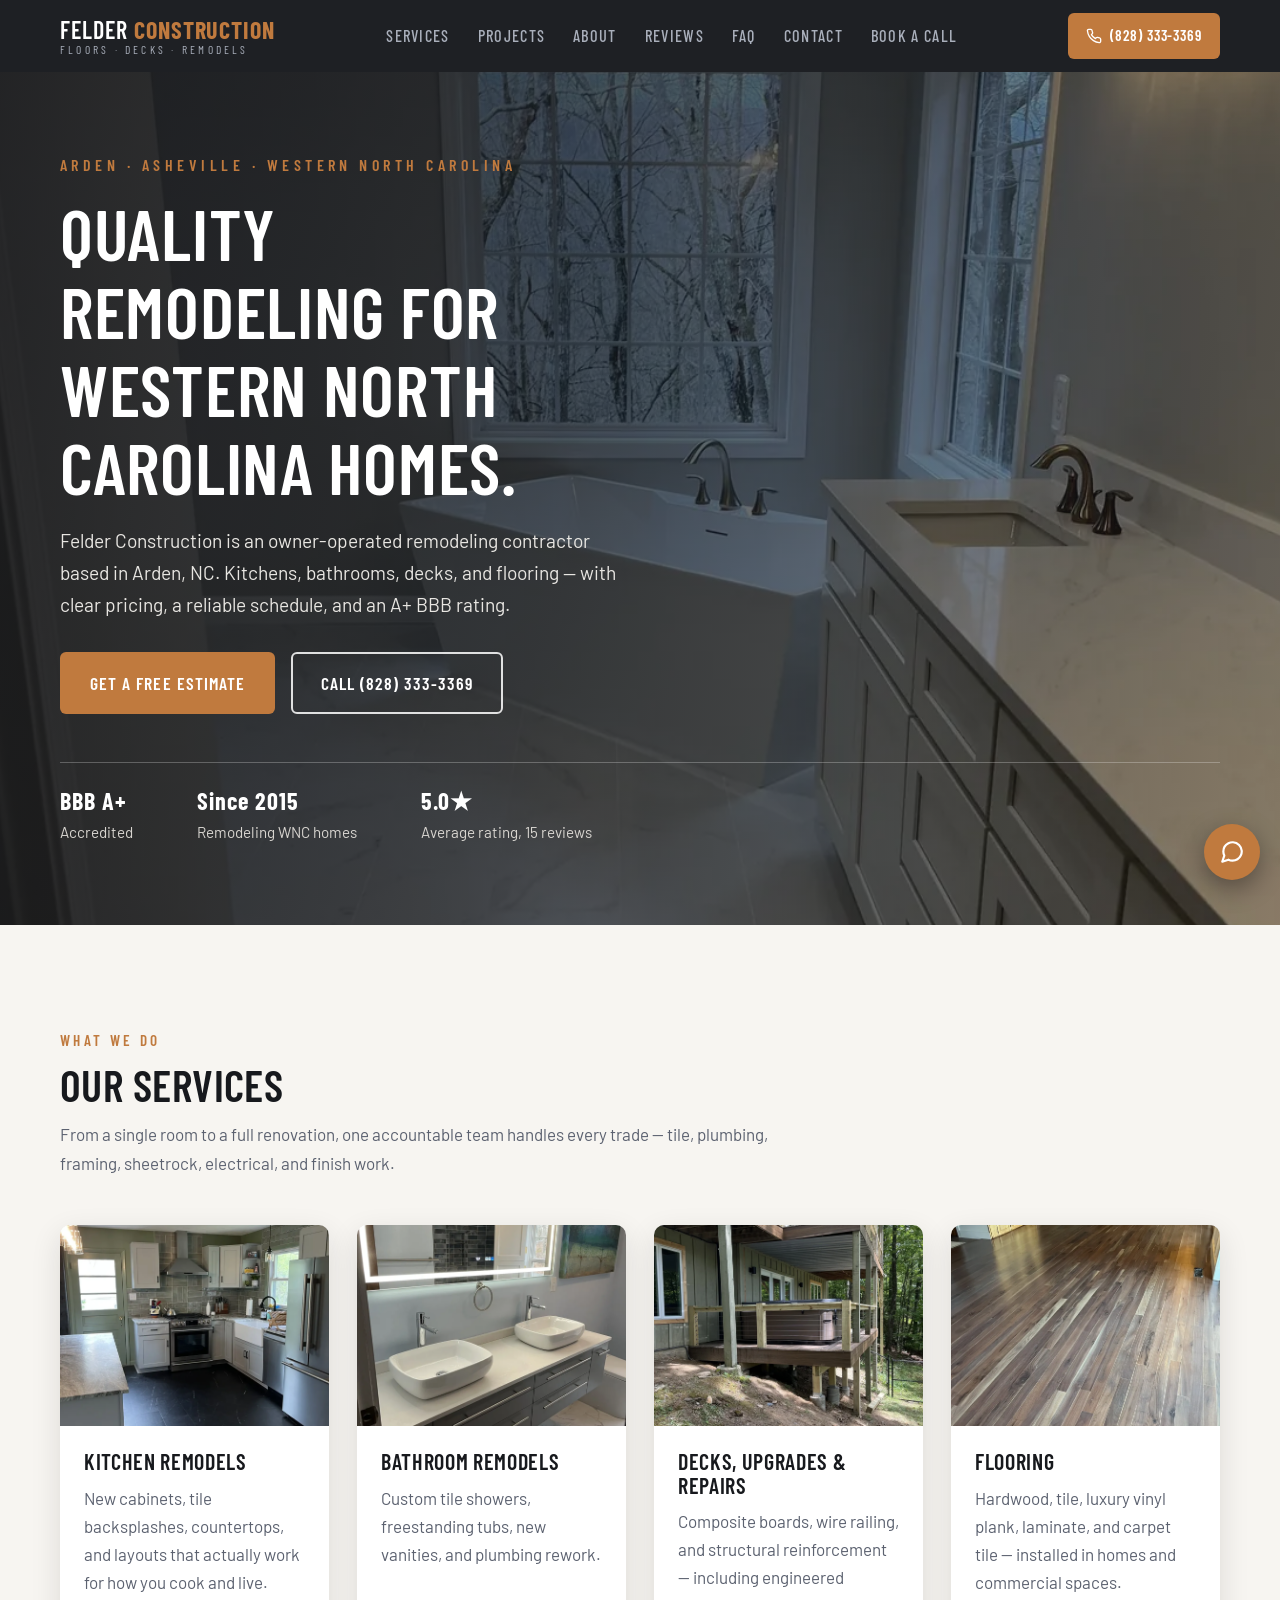
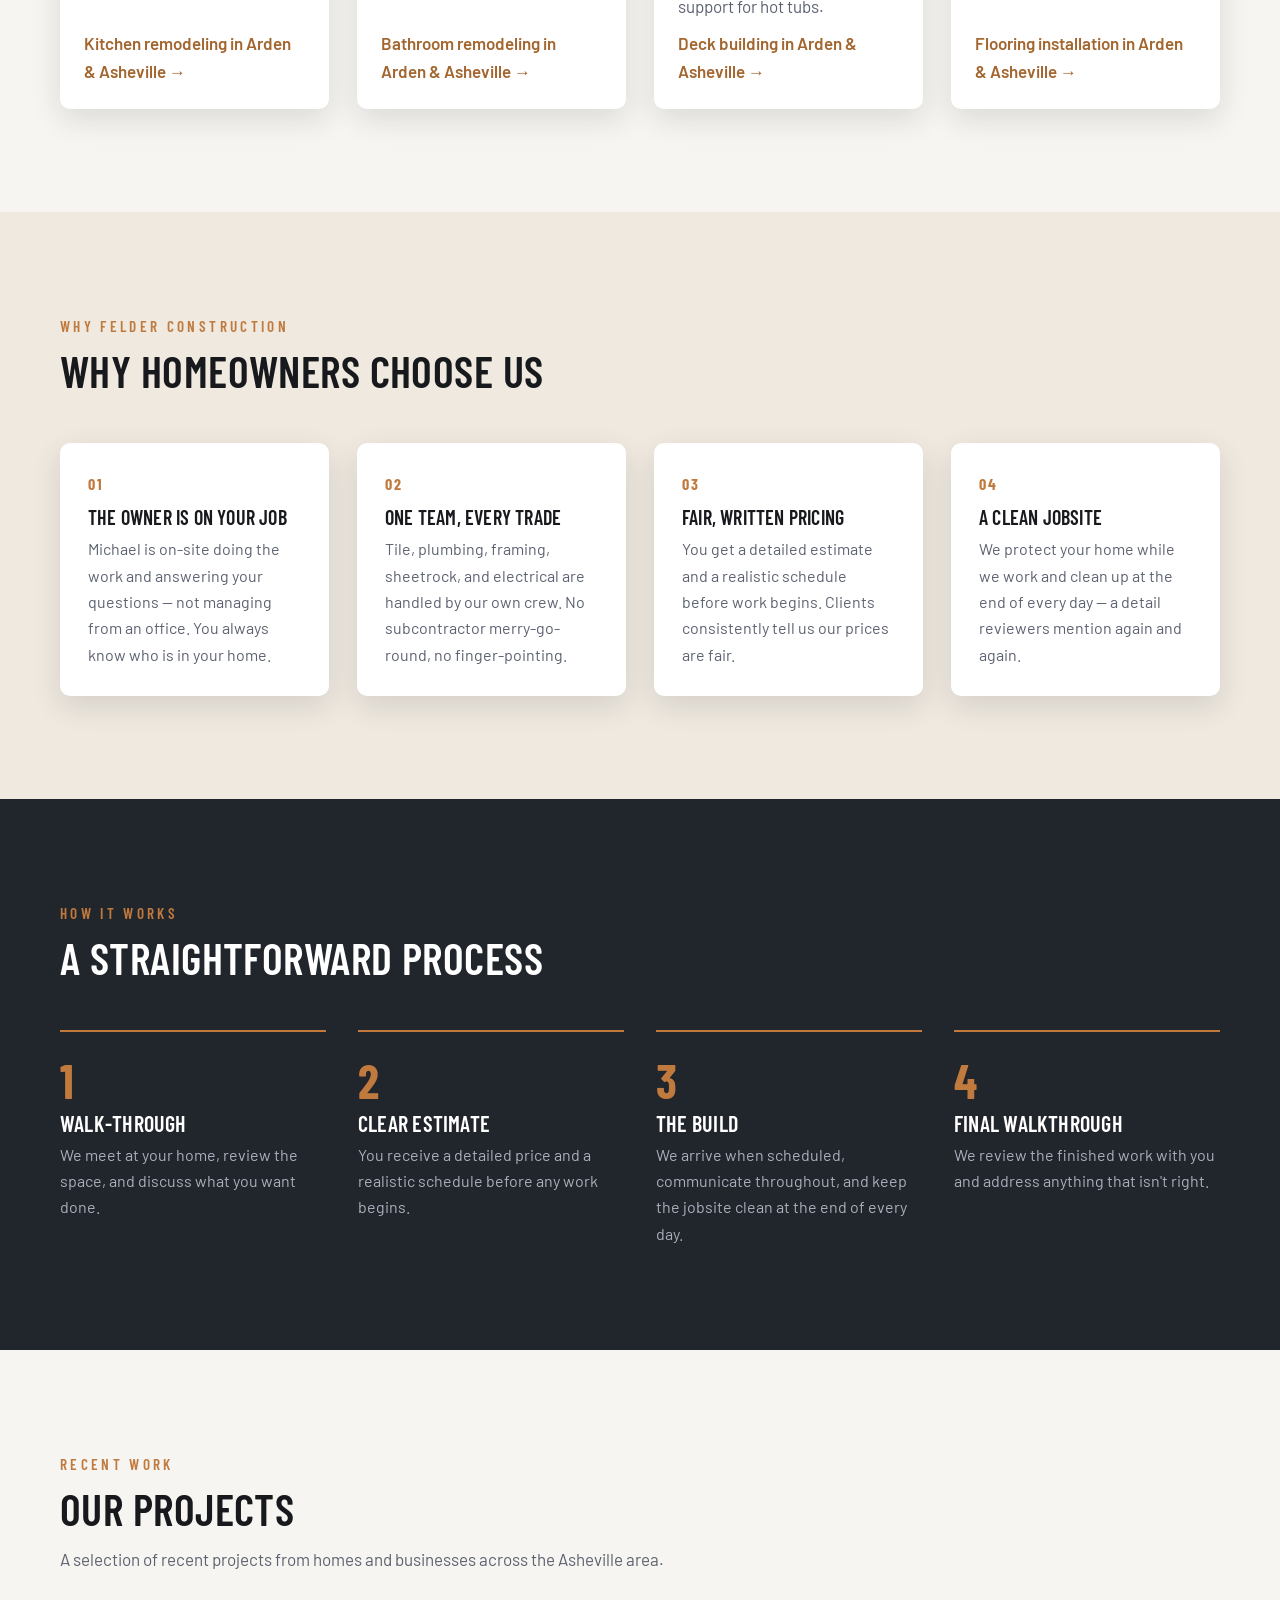
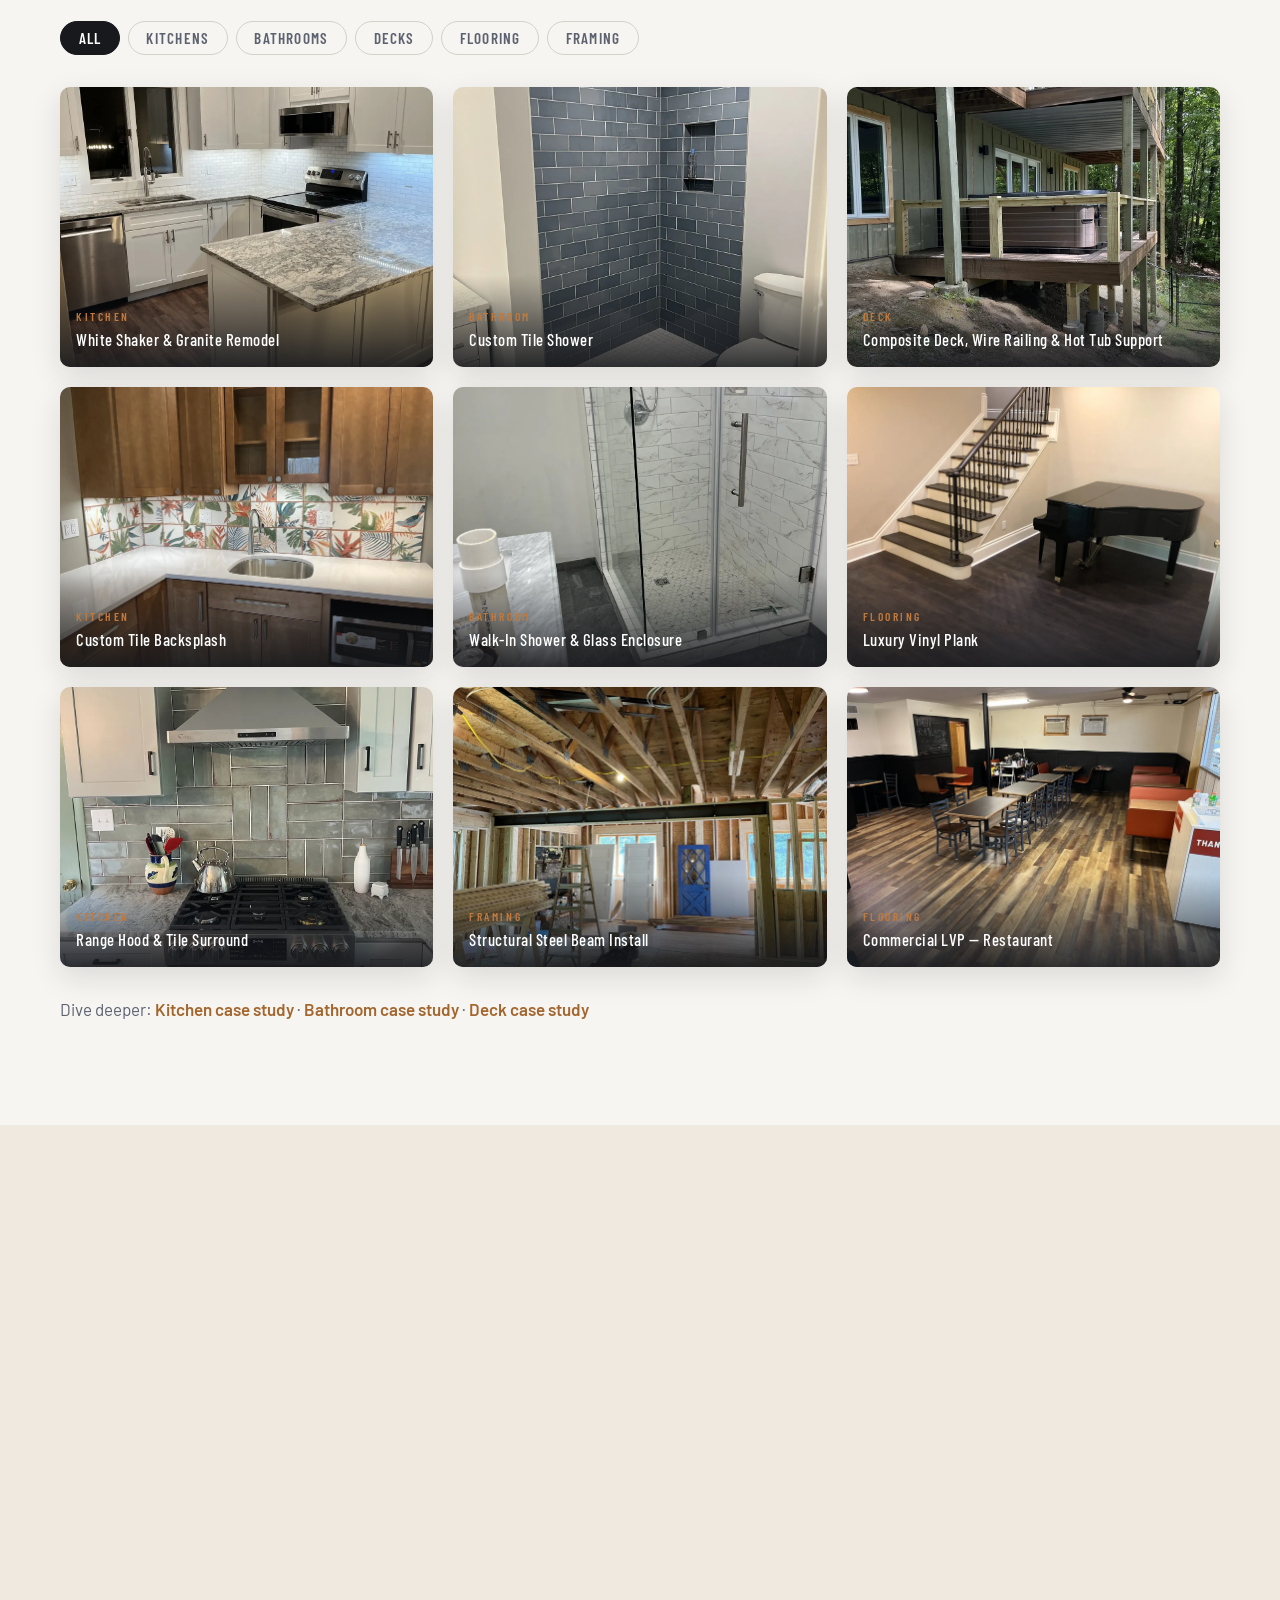
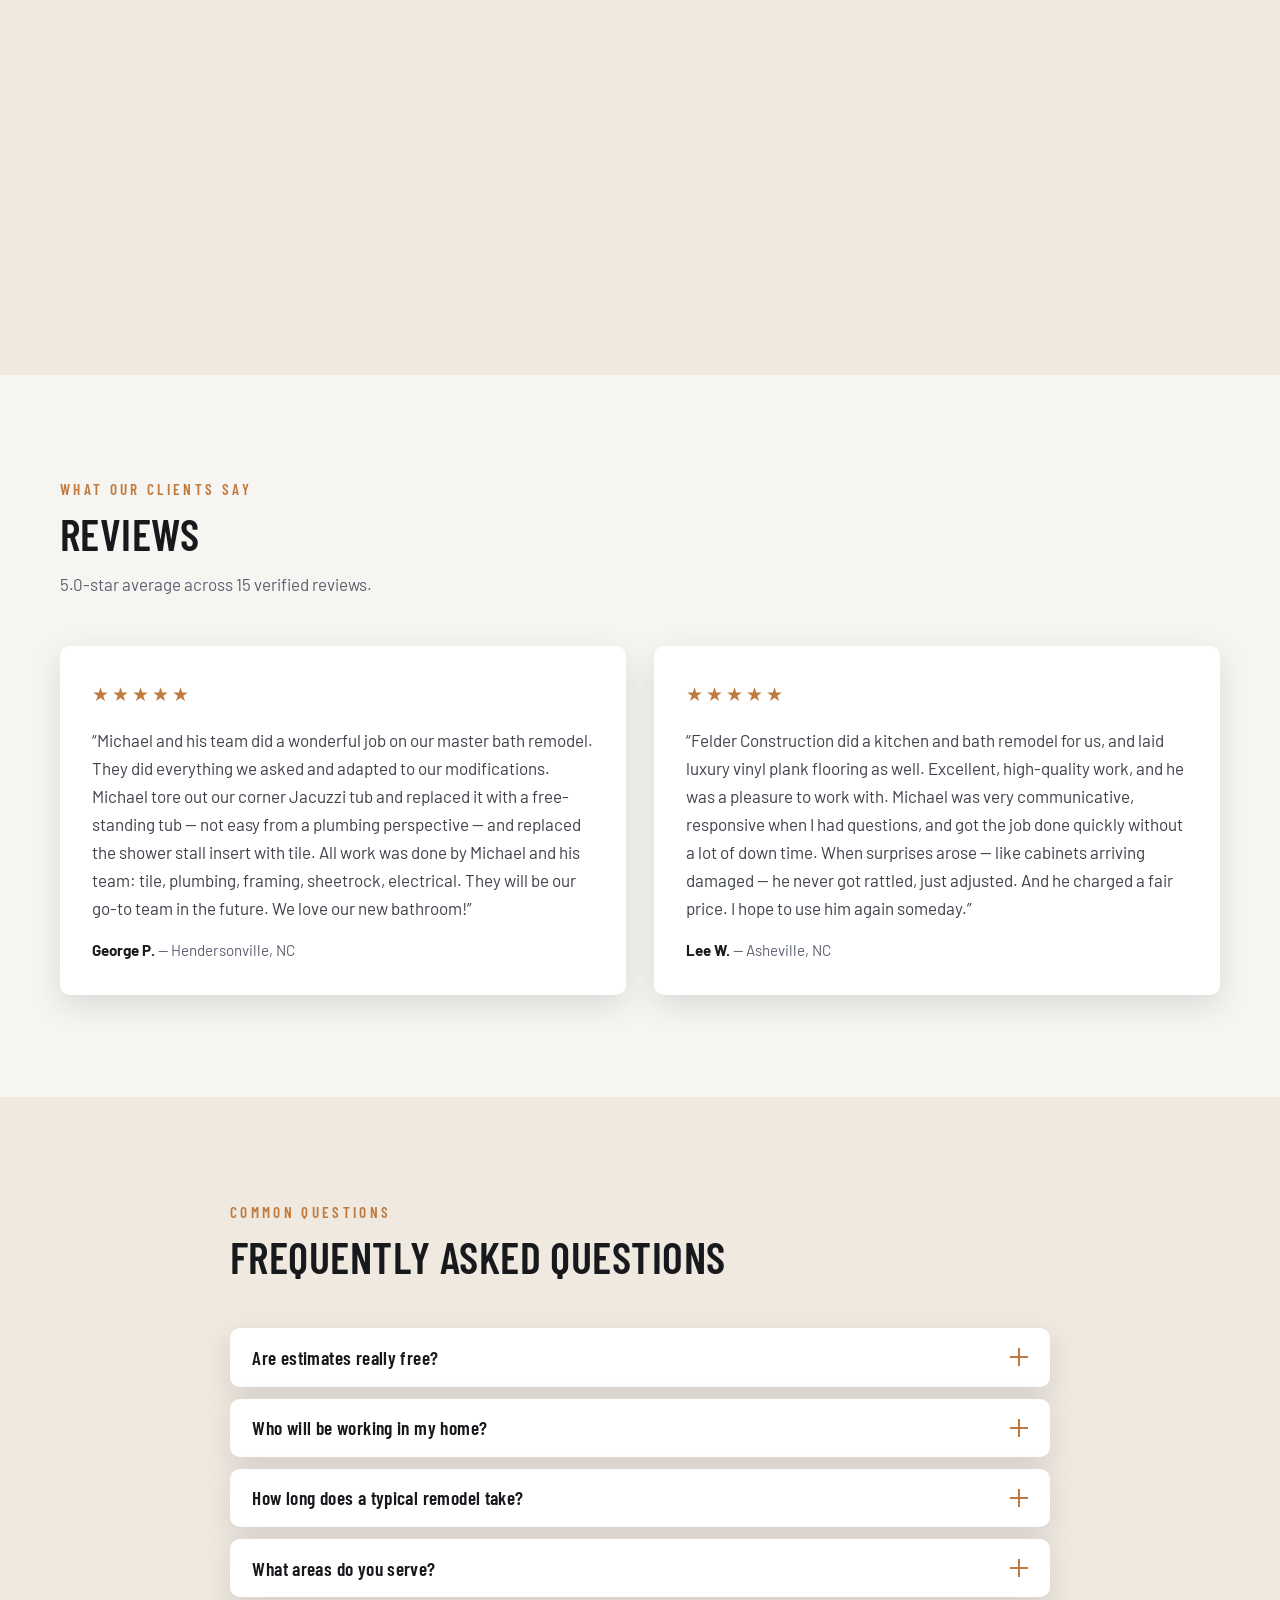
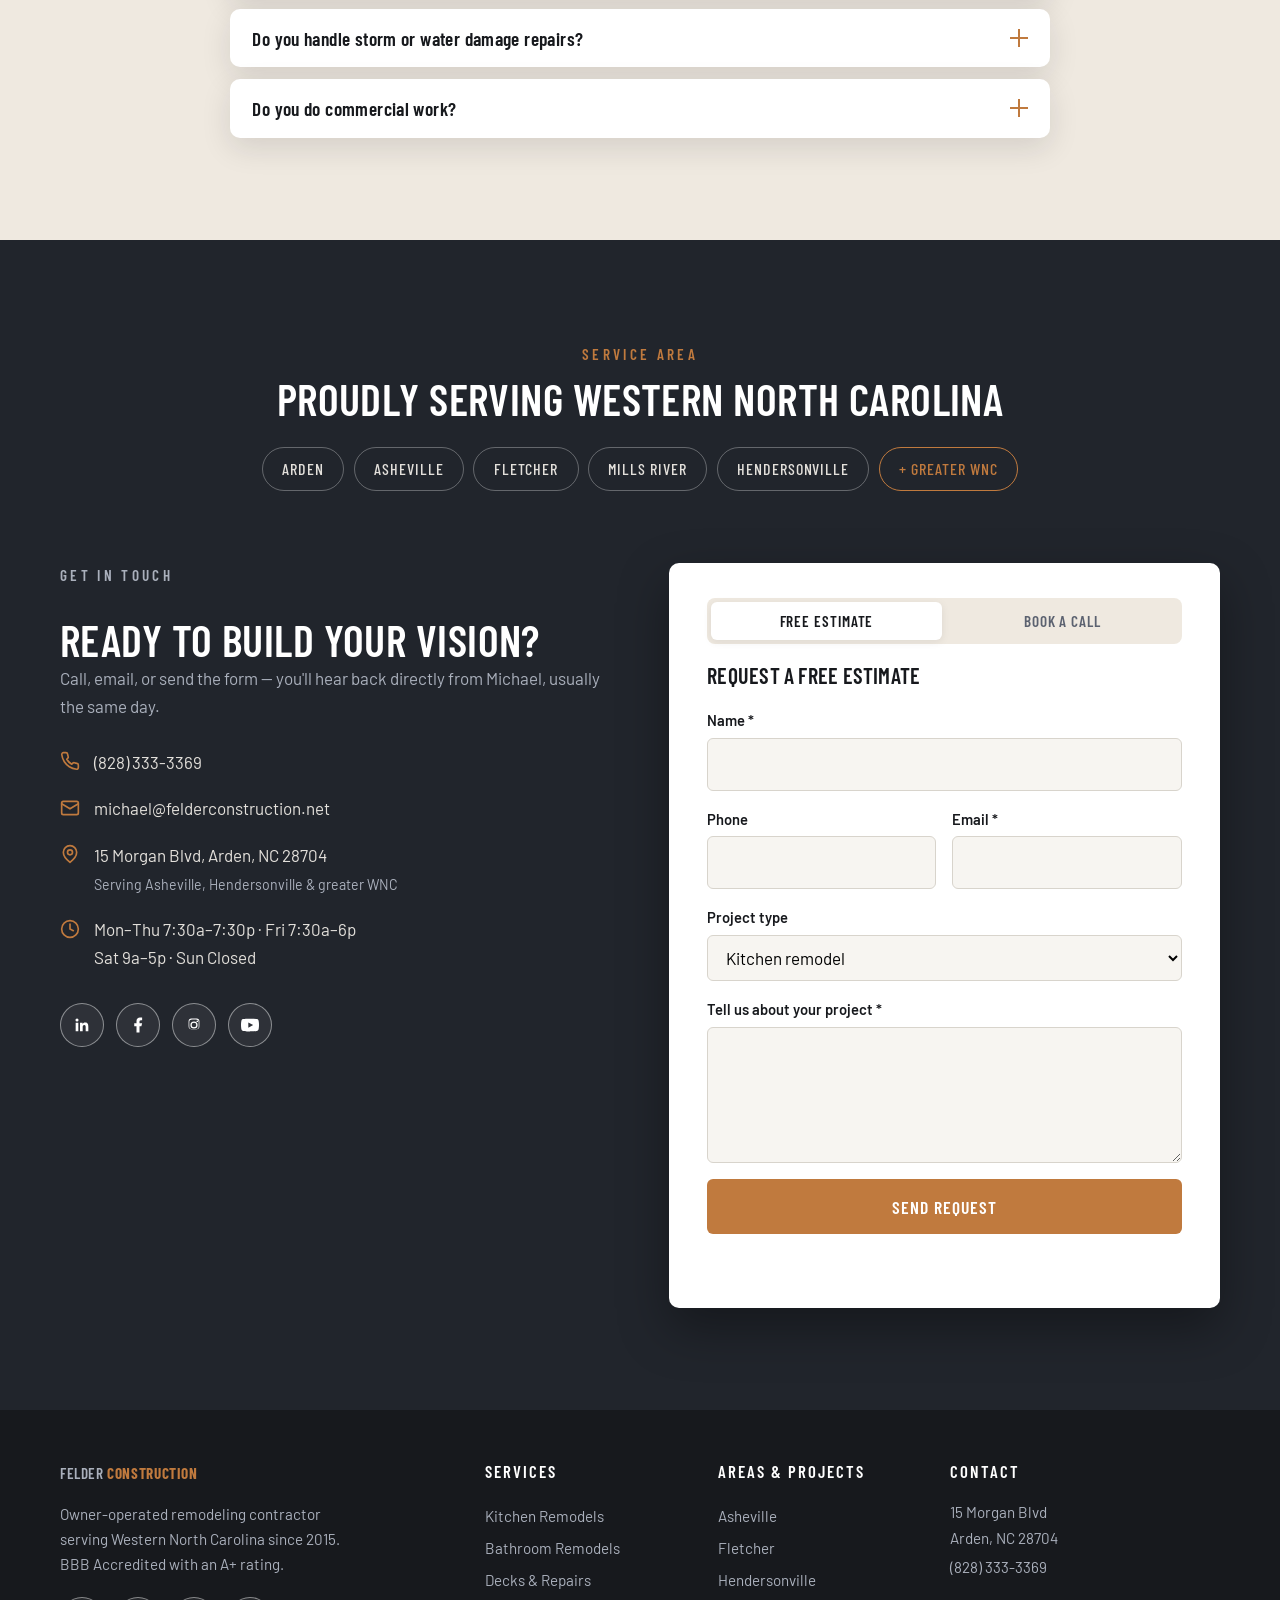
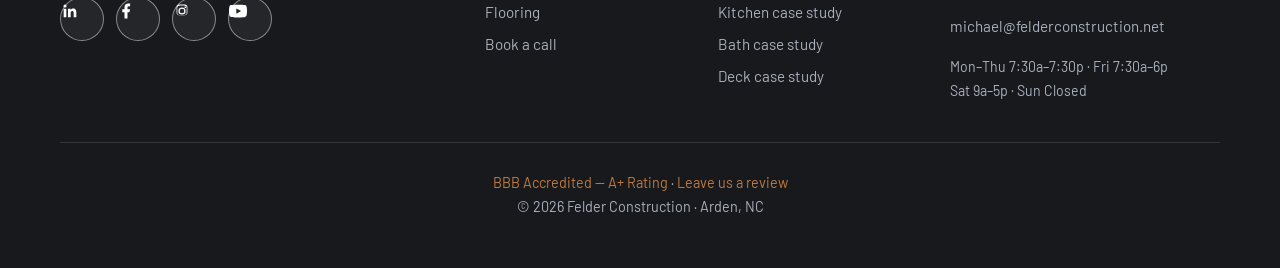
<file: index.html>
<!DOCTYPE html>
<html lang="en">
<head>
  <meta charset="UTF-8">
  <meta name="viewport" content="width=device-width, initial-scale=1.0">
  <title>Felder Construction | Kitchen, Bath, Deck &amp; Flooring Remodeling — Arden &amp; Asheville, NC</title>
  <meta name="description" content="Felder Construction is an A+ BBB-rated remodeling contractor in Arden, NC, serving Asheville and Western North Carolina since 2015. Kitchens, bathrooms, decks, and flooring — done right, priced fairly.">
  <meta property="og:title" content="Felder Construction | Remodeling Western North Carolina Since 2015">
  <meta property="og:description" content="Kitchen remodels, bathroom remodels, decks, and flooring in Arden, Asheville &amp; WNC. BBB A+ rated. Call (828) 333-3369 for a free estimate.">
  <meta property="og:type" content="website">
  <meta property="og:url" content="https://www.mf-revonations.com/">
  <meta property="og:image" content="https://www.mf-revonations.com/assets/hero-master-bath.webp">
  <meta property="og:image:alt" content="Remodeled master bathroom by Felder Construction">
  <meta name="twitter:card" content="summary_large_image">
  <link rel="canonical" href="https://www.mf-revonations.com/">
  <link rel="icon" href="data:image/svg+xml,%3Csvg xmlns='http://www.w3.org/2000/svg' viewBox='0 0 64 64'%3E%3Crect width='64' height='64' rx='12' fill='%2317191d'/%3E%3Ctext x='32' y='45' font-family='Arial, sans-serif' font-size='38' font-weight='bold' fill='%23c07a3e' text-anchor='middle'%3EF%3C/text%3E%3C/svg%3E">
  <link rel="preload" as="image" href="assets/hero-master-bath.webp">
  <link rel="preconnect" href="https://fonts.googleapis.com">
  <link rel="preconnect" href="https://fonts.gstatic.com" crossorigin>
  <link href="https://fonts.googleapis.com/css2?family=Barlow+Condensed:wght@500;600;700&family=Barlow:wght@400;500;600&display=swap" rel="stylesheet">
  <link rel="stylesheet" href="css/style.css?v=growth1">
  <script type="application/ld+json">
  {
    "@context": "https://schema.org",
    "@type": "HomeAndConstructionBusiness",
    "name": "Felder Construction",
    "url": "https://www.mf-revonations.com/",
    "telephone": "+1-828-333-3369",
    "email": "michael@felderconstruction.net",
    "address": {
      "@type": "PostalAddress",
      "streetAddress": "15 Morgan Blvd",
      "addressLocality": "Arden",
      "addressRegion": "NC",
      "postalCode": "28704",
      "addressCountry": "US"
    },
    "areaServed": ["Arden NC", "Asheville NC", "Fletcher NC", "Mills River NC", "Hendersonville NC", "Western North Carolina"],
    "foundingDate": "2015",
    "founder": { "@type": "Person", "name": "Michael Felder" },
    "sameAs": [
      "https://www.linkedin.com/in/michaeljfelder/",
      "https://www.facebook.com/FelderConstruction",
      "https://www.instagram.com/felderconstructionofwnc",
      "https://www.youtube.com/@felderconstruction",
      "https://www.bbb.org/us/nc/arden/profile/remodeling/felder-construction-0473-92030730"
    ],
    "openingHoursSpecification": [
      { "@type": "OpeningHoursSpecification", "dayOfWeek": ["Monday","Tuesday","Wednesday","Thursday"], "opens": "07:30", "closes": "19:30" },
      { "@type": "OpeningHoursSpecification", "dayOfWeek": "Friday", "opens": "07:30", "closes": "18:00" },
      { "@type": "OpeningHoursSpecification", "dayOfWeek": "Saturday", "opens": "09:00", "closes": "17:00" }
    ]
  }
  </script>
  <script type="application/ld+json">
  {
    "@context": "https://schema.org",
    "@type": "FAQPage",
    "mainEntity": [
      {
        "@type": "Question",
        "name": "Are estimates really free?",
        "acceptedAnswer": { "@type": "Answer", "text": "Yes. We start with a walk-through at your home, then provide a detailed written price and a realistic schedule before any work begins. No vague allowances, no surprises." }
      },
      {
        "@type": "Question",
        "name": "Who will be working in my home?",
        "acceptedAnswer": { "@type": "Answer", "text": "The owner. Michael Felder is on every job, working alongside a small crew of specialists in tile, paint and sheetrock, and decks and framing. You will never wonder who is showing up." }
      },
      {
        "@type": "Question",
        "name": "How long does a typical remodel take?",
        "acceptedAnswer": { "@type": "Answer", "text": "It depends on scope — a bathroom is usually a few weeks, a kitchen longer. You get a realistic schedule with your estimate, and we communicate throughout so you always know what is happening next." }
      },
      {
        "@type": "Question",
        "name": "What areas do you serve?",
        "acceptedAnswer": { "@type": "Answer", "text": "We are based in Arden, NC and serve Asheville, Fletcher, Mills River, Hendersonville, and the greater Western North Carolina area." }
      },
      {
        "@type": "Question",
        "name": "Do you handle storm or water damage repairs?",
        "acceptedAnswer": { "@type": "Answer", "text": "Yes. We repair and replace storm- and water-damaged interiors, including flooring, drywall, and trim. After Hurricane Helene we helped WNC homeowners get damaged floors and rooms back in shape quickly." }
      },
      {
        "@type": "Question",
        "name": "Do you do commercial work?",
        "acceptedAnswer": { "@type": "Answer", "text": "Yes. In addition to residential remodeling, we install flooring and handle remodels in commercial settings such as restaurants and offices." }
      }
    ]
  }
  </script>
</head>
<body>

  <header class="site-header" id="top">
    <div class="container header-inner">
      <a href="#top" class="brand" aria-label="Felder Construction — home">
        <span class="brand-name">Felder <strong>Construction</strong></span>
        <span class="brand-tag">Floors &middot; Decks &middot; Remodels</span>
      </a>
      <nav class="main-nav" id="mainNav" aria-label="Main navigation">
        <a href="#services">Services</a>
        <a href="#projects">Projects</a>
        <a href="#about">About</a>
        <a href="#reviews">Reviews</a>
        <a href="#faq">FAQ</a>
        <a href="#contact">Contact</a>
        <a href="#schedule">Book a call</a>
      </nav>
      <div class="header-cta">
        <a class="btn btn-primary btn-sm" href="tel:+18283333369">
          <svg viewBox="0 0 24 24" width="16" height="16" fill="none" stroke="currentColor" stroke-width="2" stroke-linecap="round" stroke-linejoin="round" aria-hidden="true"><path d="M22 16.92v3a2 2 0 0 1-2.18 2 19.79 19.79 0 0 1-8.63-3.07 19.5 19.5 0 0 1-6-6 19.79 19.79 0 0 1-3.07-8.67A2 2 0 0 1 4.11 2h3a2 2 0 0 1 2 1.72c.127.96.361 1.903.7 2.81a2 2 0 0 1-.45 2.11L8.09 9.91a16 16 0 0 0 6 6l1.27-1.27a2 2 0 0 1 2.11-.45c.907.339 1.85.573 2.81.7A2 2 0 0 1 22 16.92z"/></svg>
          (828) 333-3369
        </a>
        <button class="nav-toggle" id="navToggle" aria-label="Open menu" aria-expanded="false" aria-controls="mainNav">
          <span></span><span></span><span></span>
        </button>
      </div>
    </div>
  </header>

  <main>

    <!-- HERO -->
    <section class="hero">
      <div class="hero-bg" role="img" aria-label="Remodeled master bathroom with freestanding tub by Felder Construction"></div>
      <div class="hero-overlay"></div>
      <div class="container hero-content">
        <p class="hero-eyebrow reveal">Arden &middot; Asheville &middot; Western North Carolina</p>
        <h1 class="reveal">Quality remodeling for Western North Carolina homes.</h1>
        <p class="hero-sub reveal">Felder Construction is an owner-operated remodeling contractor based in Arden, NC. Kitchens, bathrooms, decks, and flooring — with clear pricing, a reliable schedule, and an A+ BBB rating.</p>
        <div class="hero-actions reveal">
          <a href="#contact" class="btn btn-primary btn-lg">Get a Free Estimate</a>
          <a href="tel:+18283333369" class="btn btn-outline btn-lg">Call (828) 333-3369</a>
        </div>
        <ul class="hero-badges reveal" aria-label="Credentials">
          <li><strong>BBB A+</strong> Accredited</li>
          <li><strong>Since 2015</strong> Remodeling WNC homes</li>
          <li><strong>5.0&#9733;</strong> Average rating, 15 reviews</li>
        </ul>
      </div>
    </section>

    <!-- SERVICES -->
    <section class="section" id="services">
      <div class="container">
        <div class="section-head reveal">
          <p class="eyebrow">What we do</p>
          <h2>Our Services</h2>
          <p class="section-sub">From a single room to a full renovation, one accountable team handles every trade — tile, plumbing, framing, sheetrock, electrical, and finish work.</p>
        </div>
        <div class="card-grid">
          <article class="service-card reveal">
            <div class="service-media"><img src="assets/kitchen-farmhouse.webp" alt="Remodeled kitchen with white cabinets, farmhouse sink, and tile backsplash" loading="lazy"></div>
            <div class="service-body">
              <h3>Kitchen Remodels</h3>
              <p>New cabinets, tile backsplashes, countertops, and layouts that actually work for how you cook and live.</p>
              <a href="kitchen-remodeling" class="text-link">Kitchen remodeling in Arden &amp; Asheville &rarr;</a>
            </div>
          </article>
          <article class="service-card reveal">
            <div class="service-media"><img src="assets/bath-vanity-led.webp" alt="Modern master bathroom vanity with vessel sinks and LED mirror" loading="lazy"></div>
            <div class="service-body">
              <h3>Bathroom Remodels</h3>
              <p>Custom tile showers, freestanding tubs, new vanities, and plumbing rework.</p>
              <a href="bathroom-remodeling" class="text-link">Bathroom remodeling in Arden &amp; Asheville &rarr;</a>
            </div>
          </article>
          <article class="service-card reveal">
            <div class="service-media"><img src="assets/deck-hot-tub.webp" alt="Composite deck with wire railing and reinforced hot tub support" loading="lazy"></div>
            <div class="service-body">
              <h3>Decks, Upgrades &amp; Repairs</h3>
              <p>Composite boards, wire railing, and structural reinforcement — including engineered support for hot tubs.</p>
              <a href="decks" class="text-link">Deck building in Arden &amp; Asheville &rarr;</a>
            </div>
          </article>
          <article class="service-card reveal">
            <div class="service-media"><img src="assets/floor-hardwood-refinish.webp" alt="Refinished hardwood flooring in a living room with stone fireplace" loading="lazy"></div>
            <div class="service-body">
              <h3>Flooring</h3>
              <p>Hardwood, tile, luxury vinyl plank, laminate, and carpet tile — installed in homes and commercial spaces.</p>
              <a href="flooring" class="text-link">Flooring installation in Arden &amp; Asheville &rarr;</a>
            </div>
          </article>
        </div>
      </div>
    </section>

    <!-- WHY CHOOSE US -->
    <section class="section section-warm" id="why">
      <div class="container">
        <div class="section-head reveal">
          <p class="eyebrow">Why Felder Construction</p>
          <h2>Why Homeowners Choose Us</h2>
        </div>
        <div class="why-grid">
          <div class="why-card reveal">
            <span class="why-num">01</span>
            <h3>The Owner Is on Your Job</h3>
            <p>Michael is on-site doing the work and answering your questions — not managing from an office. You always know who is in your home.</p>
          </div>
          <div class="why-card reveal">
            <span class="why-num">02</span>
            <h3>One Team, Every Trade</h3>
            <p>Tile, plumbing, framing, sheetrock, and electrical are handled by our own crew. No subcontractor merry-go-round, no finger-pointing.</p>
          </div>
          <div class="why-card reveal">
            <span class="why-num">03</span>
            <h3>Fair, Written Pricing</h3>
            <p>You get a detailed estimate and a realistic schedule before work begins. Clients consistently tell us our prices are fair.</p>
          </div>
          <div class="why-card reveal">
            <span class="why-num">04</span>
            <h3>A Clean Jobsite</h3>
            <p>We protect your home while we work and clean up at the end of every day — a detail reviewers mention again and again.</p>
          </div>
        </div>
      </div>
    </section>

    <!-- PROCESS -->
    <section class="section section-dark">
      <div class="container">
        <div class="section-head reveal">
          <p class="eyebrow">How it works</p>
          <h2>A Straightforward Process</h2>
        </div>
        <ol class="process-grid">
          <li class="reveal"><span class="step-num">1</span><h3>Walk-Through</h3><p>We meet at your home, review the space, and discuss what you want done.</p></li>
          <li class="reveal"><span class="step-num">2</span><h3>Clear Estimate</h3><p>You receive a detailed price and a realistic schedule before any work begins.</p></li>
          <li class="reveal"><span class="step-num">3</span><h3>The Build</h3><p>We arrive when scheduled, communicate throughout, and keep the jobsite clean at the end of every day.</p></li>
          <li class="reveal"><span class="step-num">4</span><h3>Final Walkthrough</h3><p>We review the finished work with you and address anything that isn't right.</p></li>
        </ol>
      </div>
    </section>

    <!-- PROJECTS -->
    <section class="section" id="projects">
      <div class="container">
        <div class="section-head reveal">
          <p class="eyebrow">Recent work</p>
          <h2>Our Projects</h2>
          <p class="section-sub">A selection of recent projects from homes and businesses across the Asheville area.</p>
        </div>
        <div class="filter-bar reveal" role="group" aria-label="Filter projects">
          <button class="filter-btn active" data-filter="all">All</button>
          <button class="filter-btn" data-filter="kitchen">Kitchens</button>
          <button class="filter-btn" data-filter="bath">Bathrooms</button>
          <button class="filter-btn" data-filter="deck">Decks</button>
          <button class="filter-btn" data-filter="flooring">Flooring</button>
          <button class="filter-btn" data-filter="framing">Framing</button>
        </div>
        <div class="gallery" id="gallery">
          <figure class="gallery-item reveal" data-cat="kitchen"><img src="assets/kitchen-white-granite.webp" alt="Kitchen remodel with white shaker cabinets and granite island" loading="lazy"><figcaption><span class="cat">Kitchen</span>White Shaker &amp; Granite Remodel</figcaption></figure>
          <figure class="gallery-item reveal" data-cat="bath"><img src="assets/shower-blue-tile.webp" alt="Custom walk-in shower with blue-gray subway tile and hexagon floor" loading="lazy"><figcaption><span class="cat">Bathroom</span>Custom Tile Shower</figcaption></figure>
          <figure class="gallery-item reveal" data-cat="deck"><img src="assets/deck-hot-tub.webp" alt="Two-story composite deck with wire railing and hot tub" loading="lazy"><figcaption><span class="cat">Deck</span>Composite Deck, Wire Railing &amp; Hot Tub Support</figcaption></figure>
          <figure class="gallery-item reveal" data-cat="kitchen"><img src="assets/kitchen-tropical-backsplash.webp" alt="Kitchen with custom botanical tile backsplash and wood cabinets" loading="lazy"><figcaption><span class="cat">Kitchen</span>Custom Tile Backsplash</figcaption></figure>
          <figure class="gallery-item reveal" data-cat="bath"><img src="assets/shower-marble-glass.webp" alt="Walk-in shower with marble-look tile and frameless glass door" loading="lazy"><figcaption><span class="cat">Bathroom</span>Walk-In Shower &amp; Glass Enclosure</figcaption></figure>
          <figure class="gallery-item reveal" data-cat="flooring"><img src="assets/floor-stairs-lvp.webp" alt="Luxury vinyl plank flooring in entryway with staircase" loading="lazy"><figcaption><span class="cat">Flooring</span>Luxury Vinyl Plank</figcaption></figure>
          <figure class="gallery-item reveal" data-cat="kitchen"><img src="assets/kitchen-range-hood.webp" alt="Gas range with stainless hood and gray tile surround" loading="lazy"><figcaption><span class="cat">Kitchen</span>Range Hood &amp; Tile Surround</figcaption></figure>
          <figure class="gallery-item reveal" data-cat="framing"><img src="assets/framing-steel-beam.webp" alt="Interior framing with steel support beam during renovation" loading="lazy"><figcaption><span class="cat">Framing</span>Structural Steel Beam Install</figcaption></figure>
          <figure class="gallery-item reveal" data-cat="flooring"><img src="assets/floor-commercial-lvp.webp" alt="Commercial vinyl plank flooring in a restaurant dining room" loading="lazy"><figcaption><span class="cat">Flooring</span>Commercial LVP — Restaurant</figcaption></figure>
        </div>
        <p class="section-sub reveal" style="margin-top:1.75rem">
          Dive deeper:
          <a href="project-kitchen" class="text-link">Kitchen case study</a> ·
          <a href="project-bathroom" class="text-link">Bathroom case study</a> ·
          <a href="project-deck" class="text-link">Deck case study</a>
        </p>
      </div>
    </section>

    <!-- ABOUT -->
    <section class="section section-warm" id="about">
      <div class="container about-grid">
        <div class="about-media reveal">
          <img src="assets/about-michael.webp" alt="Michael Felder setting tile in a shower" loading="lazy">
          <p class="about-caption">Michael Felder, Founder</p>
        </div>
        <div class="about-copy reveal">
          <p class="eyebrow">About us</p>
          <h2>Local and Owner-Operated</h2>
          <p>Felder Construction has been remodeling homes across Western North Carolina since 2015. When you hire us, you work directly with the owner — Michael is on every job, working alongside his crew from demolition to final walkthrough.</p>
          <p>Whether your project is a full renovation or updating a few rooms, you get an honest price, a clear schedule, and workmanship we stand behind.</p>
          <ul class="team-list" aria-label="Our team">
            <li><strong>Michael Felder</strong><span>Founder</span></li>
            <li><strong>TJ Hollerman</strong><span>Paint &amp; Sheetrock Specialist</span></li>
            <li><strong>Juan Lozada</strong><span>JL Tile</span></li>
            <li><strong>Adrian Suaz</strong><span>Adrian's Construction — Decks &amp; Framing</span></li>
          </ul>
          <div class="about-badges">
            <span class="badge">BBB Accredited — A+ Rating</span>
            <span class="badge">Remodeling Homes Since 2015</span>
          </div>
        </div>
      </div>
    </section>

    <!-- REVIEWS -->
    <section class="section" id="reviews">
      <div class="container">
        <div class="section-head reveal">
          <p class="eyebrow">What our clients say</p>
          <h2>Reviews</h2>
          <p class="section-sub">5.0-star average across 15 verified reviews.</p>
        </div>
        <div class="review-grid">
          <blockquote class="review-card reveal">
            <div class="stars" aria-label="5 out of 5 stars">&#9733;&#9733;&#9733;&#9733;&#9733;</div>
            <p>&ldquo;Michael and his team did a wonderful job on our master bath remodel. They did everything we asked and adapted to our modifications. Michael tore out our corner Jacuzzi tub and replaced it with a free-standing tub — not easy from a plumbing perspective — and replaced the shower stall insert with tile. All work was done by Michael and his team: tile, plumbing, framing, sheetrock, electrical. They will be our go-to team in the future. We love our new bathroom!&rdquo;</p>
            <footer><strong>George P.</strong> — Hendersonville, NC</footer>
          </blockquote>
          <blockquote class="review-card reveal">
            <div class="stars" aria-label="5 out of 5 stars">&#9733;&#9733;&#9733;&#9733;&#9733;</div>
            <p>&ldquo;Felder Construction did a kitchen and bath remodel for us, and laid luxury vinyl plank flooring as well. Excellent, high-quality work, and he was a pleasure to work with. Michael was very communicative, responsive when I had questions, and got the job done quickly without a lot of down time. When surprises arose — like cabinets arriving damaged — he never got rattled, just adjusted. And he charged a fair price. I hope to use him again someday.&rdquo;</p>
            <footer><strong>Lee W.</strong> — Asheville, NC</footer>
          </blockquote>
        </div>
      </div>
    </section>

    <!-- FAQ -->
    <section class="section section-warm" id="faq">
      <div class="container container-narrow">
        <div class="section-head reveal">
          <p class="eyebrow">Common questions</p>
          <h2>Frequently Asked Questions</h2>
        </div>
        <div class="faq-list">
          <div class="faq-item reveal">
            <button class="faq-q" aria-expanded="false">
              Are estimates really free?
              <span class="faq-icon" aria-hidden="true"></span>
            </button>
            <div class="faq-a" hidden>
              <p>Yes. We start with a walk-through at your home, then provide a detailed written price and a realistic schedule before any work begins. No vague allowances, no surprises.</p>
            </div>
          </div>
          <div class="faq-item reveal">
            <button class="faq-q" aria-expanded="false">
              Who will be working in my home?
              <span class="faq-icon" aria-hidden="true"></span>
            </button>
            <div class="faq-a" hidden>
              <p>The owner. Michael Felder is on every job, working alongside a small crew of specialists in tile, paint and sheetrock, and decks and framing. You'll never wonder who's showing up.</p>
            </div>
          </div>
          <div class="faq-item reveal">
            <button class="faq-q" aria-expanded="false">
              How long does a typical remodel take?
              <span class="faq-icon" aria-hidden="true"></span>
            </button>
            <div class="faq-a" hidden>
              <p>It depends on scope — a bathroom is usually a few weeks, a kitchen longer. You get a realistic schedule with your estimate, and we communicate throughout so you always know what's happening next.</p>
            </div>
          </div>
          <div class="faq-item reveal">
            <button class="faq-q" aria-expanded="false">
              What areas do you serve?
              <span class="faq-icon" aria-hidden="true"></span>
            </button>
            <div class="faq-a" hidden>
              <p>We're based in Arden, NC and serve Asheville, Fletcher, Mills River, Hendersonville, and the greater Western North Carolina area.</p>
            </div>
          </div>
          <div class="faq-item reveal">
            <button class="faq-q" aria-expanded="false">
              Do you handle storm or water damage repairs?
              <span class="faq-icon" aria-hidden="true"></span>
            </button>
            <div class="faq-a" hidden>
              <p>Yes. We repair and replace storm- and water-damaged interiors — flooring, drywall, and trim. After Hurricane Helene, we helped WNC homeowners get damaged floors and rooms back in shape quickly.</p>
            </div>
          </div>
          <div class="faq-item reveal">
            <button class="faq-q" aria-expanded="false">
              Do you do commercial work?
              <span class="faq-icon" aria-hidden="true"></span>
            </button>
            <div class="faq-a" hidden>
              <p>Yes. In addition to residential remodeling, we install flooring and handle remodels in commercial settings such as restaurants and offices.</p>
            </div>
          </div>
        </div>
      </div>
    </section>

    <!-- SERVICE AREA + CONTACT -->
    <section class="section section-dark" id="contact">
      <div class="container">
        <div class="service-area reveal">
          <p class="eyebrow">Service area</p>
          <h2>Proudly Serving Western North Carolina</h2>
          <ul class="town-list" aria-label="Towns we serve">
            <li>Arden</li>
            <li>Asheville</li>
            <li>Fletcher</li>
            <li>Mills River</li>
            <li>Hendersonville</li>
            <li class="town-more">+ greater WNC</li>
          </ul>
        </div>
        <div class="contact-grid">
          <div class="contact-info reveal">
            <p class="eyebrow">Get in touch</p>
            <h2>Ready to Build Your Vision?</h2>
            <p>Call, email, or send the form — you'll hear back directly from Michael, usually the same day.</p>
            <ul class="contact-list">
              <li>
                <svg viewBox="0 0 24 24" width="20" height="20" fill="none" stroke="currentColor" stroke-width="2" stroke-linecap="round" stroke-linejoin="round" aria-hidden="true"><path d="M22 16.92v3a2 2 0 0 1-2.18 2 19.79 19.79 0 0 1-8.63-3.07 19.5 19.5 0 0 1-6-6 19.79 19.79 0 0 1-3.07-8.67A2 2 0 0 1 4.11 2h3a2 2 0 0 1 2 1.72c.127.96.361 1.903.7 2.81a2 2 0 0 1-.45 2.11L8.09 9.91a16 16 0 0 0 6 6l1.27-1.27a2 2 0 0 1 2.11-.45c.907.339 1.85.573 2.81.7A2 2 0 0 1 22 16.92z"/></svg>
                <a href="tel:+18283333369">(828) 333-3369</a>
              </li>
              <li>
                <svg viewBox="0 0 24 24" width="20" height="20" fill="none" stroke="currentColor" stroke-width="2" stroke-linecap="round" stroke-linejoin="round" aria-hidden="true"><rect x="2" y="4" width="20" height="16" rx="2"/><path d="m22 7-10 6L2 7"/></svg>
                <a href="mailto:michael@felderconstruction.net">michael@felderconstruction.net</a>
              </li>
              <li>
                <svg viewBox="0 0 24 24" width="20" height="20" fill="none" stroke="currentColor" stroke-width="2" stroke-linecap="round" stroke-linejoin="round" aria-hidden="true"><path d="M20 10c0 6-8 12-8 12s-8-6-8-12a8 8 0 0 1 16 0Z"/><circle cx="12" cy="10" r="3"/></svg>
                <span>15 Morgan Blvd, Arden, NC 28704<br><small>Serving Asheville, Hendersonville &amp; greater WNC</small></span>
              </li>
              <li>
                <svg viewBox="0 0 24 24" width="20" height="20" fill="none" stroke="currentColor" stroke-width="2" stroke-linecap="round" stroke-linejoin="round" aria-hidden="true"><circle cx="12" cy="12" r="10"/><path d="M12 6v6l4 2"/></svg>
                <span>Mon–Thu 7:30a–7:30p &middot; Fri 7:30a–6p<br>Sat 9a–5p &middot; Sun Closed</span>
              </li>
            </ul>
            <div class="social-row">
              <a href="https://www.linkedin.com/in/michaeljfelder/" target="_blank" rel="noopener" aria-label="Michael Felder on LinkedIn">
                <svg viewBox="0 0 24 24" width="18" height="18" fill="#ffffff" aria-hidden="true" style="fill:#ffffff;color:#ffffff"><path fill="#ffffff" d="M20.45 20.45h-3.55v-5.57c0-1.33-.03-3.04-1.85-3.04-1.86 0-2.14 1.45-2.14 2.94v5.67H9.35V9h3.41v1.56h.05c.47-.9 1.63-1.85 3.36-1.85 3.6 0 4.27 2.37 4.27 5.46v6.28zM5.34 7.43a2.06 2.06 0 1 1 0-4.12 2.06 2.06 0 0 1 0 4.12zM7.12 20.45H3.56V9h3.56v11.45z"/></svg>
              </a>
              <a href="https://www.facebook.com/FelderConstruction" target="_blank" rel="noopener" aria-label="Felder Construction on Facebook">
                <svg viewBox="0 0 24 24" width="18" height="18" fill="#ffffff" aria-hidden="true" style="fill:#ffffff;color:#ffffff"><path fill="#ffffff" d="M14 13.5h2.5l1-4H14v-2c0-1.03 0-2 2-2h1.5V2.14c-.326-.043-1.557-.14-2.857-.14C11.928 2 10 3.657 10 6.7v2.8H7v4h3V22h4v-8.5z"/></svg>
              </a>
              <a href="https://www.instagram.com/felderconstructionofwnc" target="_blank" rel="noopener" aria-label="Felder Construction on Instagram">
                <svg viewBox="0 0 24 24" width="18" height="18" fill="#ffffff" aria-hidden="true" style="fill:#ffffff;color:#ffffff"><path fill="#ffffff" d="M12 7.2A4.8 4.8 0 1 0 12 16.8 4.8 4.8 0 0 0 12 7.2zm0 7.92A3.12 3.12 0 1 1 12 8.88a3.12 3.12 0 0 1 0 6.24zM17.52 6.96a1.12 1.12 0 1 1-2.24 0 1.12 1.12 0 0 1 2.24 0zM12 3.2c-2.4 0-2.7.01-3.64.05-2.34.11-3.43 1.22-3.54 3.54-.04.94-.05 1.24-.05 3.64s.01 2.7.05 3.64c.11 2.31 1.2 3.43 3.54 3.54.94.04 1.24.05 3.64.05s2.7-.01 3.64-.05c2.33-.11 3.43-1.22 3.54-3.54.04-.94.05-1.24.05-3.64s-.01-2.7-.05-3.64c-.11-2.32-1.21-3.43-3.54-3.54C14.7 3.21 14.4 3.2 12 3.2zm0 1.6c2.36 0 2.64.01 3.57.05 1.74.08 2.55.9 2.63 2.63.04.93.05 1.21.05 3.57s-.01 2.64-.05 3.57c-.08 1.73-.89 2.55-2.63 2.63-.93.04-1.21.05-3.57.05s-2.64-.01-3.57-.05c-1.74-.08-2.55-.9-2.63-2.63-.04-.93-.05-1.21-.05-3.57s.01-2.64.05-3.57c.08-1.73.89-2.55 2.63-2.63.93-.04 1.21-.05 3.57-.05z"/></svg>
              </a>
              <a href="https://www.youtube.com/@felderconstruction" target="_blank" rel="noopener" aria-label="Felder Construction on YouTube">
                <svg viewBox="0 0 24 24" width="18" height="18" fill="#ffffff" aria-hidden="true" style="fill:#ffffff;color:#ffffff"><path fill="#ffffff" d="M23.5 6.2a3 3 0 0 0-2.1-2.1C19.5 3.5 12 3.5 12 3.5s-7.5 0-9.4.6A3 3 0 0 0 .5 6.2 31.5 31.5 0 0 0 0 12a31.5 31.5 0 0 0 .5 5.8 3 3 0 0 0 2.1 2.1c1.9.6 9.4.6 9.4.6s7.5 0 9.4-.6a3 3 0 0 0 2.1-2.1A31.5 31.5 0 0 0 24 12a31.5 31.5 0 0 0-.5-5.8zM9.75 15.5v-7l6.5 3.5-6.5 3.5z"/></svg>
              </a>
            </div>
          </div>
          <div class="contact-form reveal" id="contactPanel">
            <div class="form-tabs" role="tablist" aria-label="Contact options">
              <button type="button" class="form-tab active" role="tab" id="tabEstimate" aria-selected="true" aria-controls="panelEstimate">Free estimate</button>
              <button type="button" class="form-tab" role="tab" id="tabSchedule" aria-selected="false" aria-controls="panelSchedule">Book a call</button>
            </div>

            <div id="panelEstimate" role="tabpanel" aria-labelledby="tabEstimate">
              <form id="estimateForm" novalidate>
                <h3>Request a Free Estimate</h3>
                <div class="form-row">
                  <label for="f-name">Name *</label>
                  <input type="text" id="f-name" name="name" required autocomplete="name">
                </div>
                <div class="form-row-2">
                  <div class="form-row">
                    <label for="f-phone">Phone</label>
                    <input type="tel" id="f-phone" name="phone" autocomplete="tel">
                  </div>
                  <div class="form-row">
                    <label for="f-email">Email *</label>
                    <input type="email" id="f-email" name="email" required autocomplete="email">
                  </div>
                </div>
                <div class="form-row">
                  <label for="f-type">Project type</label>
                  <select id="f-type" name="type">
                    <option>Kitchen remodel</option>
                    <option>Bathroom remodel</option>
                    <option>Deck / outdoor</option>
                    <option>Flooring</option>
                    <option>Storm / water damage repair</option>
                    <option>Commercial</option>
                    <option>Something else</option>
                  </select>
                </div>
                <div class="form-row">
                  <label for="f-msg">Tell us about your project *</label>
                  <textarea id="f-msg" name="message" rows="4" required></textarea>
                </div>
                <button type="submit" class="btn btn-primary btn-lg btn-block">Send Request</button>
                <p class="form-note" id="formNote" role="status"></p>
              </form>
            </div>

            <div id="panelSchedule" role="tabpanel" aria-labelledby="tabSchedule" hidden>
              <div id="schedule" class="schedule-widget">
                <h3>Schedule a Phone Call</h3>
                <p class="schedule-intro">Pick a day, then choose a time that works. We&rsquo;ll call you — 30 minutes, free, Eastern Time.</p>
                <p class="schedule-hours" id="scheduleHours">Mon–Thu 8a–7p &middot; Fri 8a–5:30p &middot; Sat 9a–4:30p &middot; Closed Sun</p>

                <div class="schedule-step">
                  <div class="schedule-step-head">
                    <span class="schedule-step-num">1</span>
                    <strong>Choose a day</strong>
                  </div>
                  <div class="schedule-days" id="scheduleDays" role="listbox" aria-label="Available days">
                    <p class="schedule-loading">Loading open days&hellip;</p>
                  </div>
                </div>

                <div class="schedule-step" id="scheduleStepTimes" hidden>
                  <div class="schedule-step-head">
                    <span class="schedule-step-num">2</span>
                    <strong>Choose a time <span id="scheduleDayLabel" class="schedule-day-label"></span></strong>
                  </div>
                  <div class="schedule-slots" id="scheduleSlots" role="listbox" aria-label="Available times"></div>
                </div>

                <form class="schedule-step" id="scheduleForm" hidden novalidate>
                  <div class="schedule-step-head">
                    <span class="schedule-step-num">3</span>
                    <strong>Your details</strong>
                  </div>
                  <p class="schedule-selected" id="scheduleSelected"></p>
                  <div class="form-row">
                    <label for="s-name">Name *</label>
                    <input type="text" id="s-name" name="name" required autocomplete="name">
                  </div>
                  <div class="form-row-2">
                    <div class="form-row">
                      <label for="s-phone">Phone *</label>
                      <input type="tel" id="s-phone" name="phone" required autocomplete="tel">
                    </div>
                    <div class="form-row">
                      <label for="s-email">Email</label>
                      <input type="email" id="s-email" name="email" autocomplete="email">
                    </div>
                  </div>
                  <div class="form-row">
                    <label for="s-project">What is this about?</label>
                    <select id="s-project" name="project">
                      <option value="">Select…</option>
                      <option>Kitchen remodel</option>
                      <option>Bathroom remodel</option>
                      <option>Deck / outdoor</option>
                      <option>Flooring</option>
                      <option>Storm / water damage</option>
                      <option>General questions</option>
                      <option>Something else</option>
                    </select>
                  </div>
                  <div class="form-row">
                    <label for="s-notes">Notes (optional)</label>
                    <textarea id="s-notes" name="notes" rows="2" placeholder="Anything Michael should know before the call"></textarea>
                  </div>
                  <button type="submit" class="btn btn-primary btn-lg btn-block" id="scheduleSubmit">Confirm call</button>
                  <p class="form-note" id="scheduleNote" role="status"></p>
                </form>

                <div class="schedule-success" id="scheduleSuccess" hidden>
                  <h3>You&rsquo;re booked</h3>
                  <p id="scheduleSuccessMsg"></p>
                  <p>Michael will call you at the time you picked. Need to change it? Call <a href="tel:+18283333369">(828) 333-3369</a>.</p>
                  <button type="button" class="btn btn-outline btn-sm" id="scheduleAgain">Book another time</button>
                </div>
              </div>
            </div>
          </div>
        </div>
      </div>
    </section>

  </main>

  <footer class="site-footer">
    <div class="container footer-grid">
      <div class="footer-col footer-brandcol">
        <a href="#top" class="footer-brand">Felder <strong>Construction</strong></a>
        <p>Owner-operated remodeling contractor serving Western North Carolina since 2015. BBB Accredited with an A+ rating.</p>
        <div class="social-row">
          <a href="https://www.linkedin.com/in/michaeljfelder/" target="_blank" rel="noopener" aria-label="Michael Felder on LinkedIn">
            <svg viewBox="0 0 24 24" width="18" height="18" fill="#ffffff" aria-hidden="true" style="fill:#ffffff;color:#ffffff"><path fill="#ffffff" d="M20.45 20.45h-3.55v-5.57c0-1.33-.03-3.04-1.85-3.04-1.86 0-2.14 1.45-2.14 2.94v5.67H9.35V9h3.41v1.56h.05c.47-.9 1.63-1.85 3.36-1.85 3.6 0 4.27 2.37 4.27 5.46v6.28zM5.34 7.43a2.06 2.06 0 1 1 0-4.12 2.06 2.06 0 0 1 0 4.12zM7.12 20.45H3.56V9h3.56v11.45z"/></svg>
          </a>
          <a href="https://www.facebook.com/FelderConstruction" target="_blank" rel="noopener" aria-label="Felder Construction on Facebook">
            <svg viewBox="0 0 24 24" width="18" height="18" fill="#ffffff" aria-hidden="true" style="fill:#ffffff;color:#ffffff"><path fill="#ffffff" d="M14 13.5h2.5l1-4H14v-2c0-1.03 0-2 2-2h1.5V2.14c-.326-.043-1.557-.14-2.857-.14C11.928 2 10 3.657 10 6.7v2.8H7v4h3V22h4v-8.5z"/></svg>
          </a>
          <a href="https://www.instagram.com/felderconstructionofwnc" target="_blank" rel="noopener" aria-label="Felder Construction on Instagram">
            <svg viewBox="0 0 24 24" width="18" height="18" fill="#ffffff" aria-hidden="true" style="fill:#ffffff;color:#ffffff"><path fill="#ffffff" d="M12 7.2A4.8 4.8 0 1 0 12 16.8 4.8 4.8 0 0 0 12 7.2zm0 7.92A3.12 3.12 0 1 1 12 8.88a3.12 3.12 0 0 1 0 6.24zM17.52 6.96a1.12 1.12 0 1 1-2.24 0 1.12 1.12 0 0 1 2.24 0zM12 3.2c-2.4 0-2.7.01-3.64.05-2.34.11-3.43 1.22-3.54 3.54-.04.94-.05 1.24-.05 3.64s.01 2.7.05 3.64c.11 2.31 1.2 3.43 3.54 3.54.94.04 1.24.05 3.64.05s2.7-.01 3.64-.05c2.33-.11 3.43-1.22 3.54-3.54.04-.94.05-1.24.05-3.64s-.01-2.7-.05-3.64c-.11-2.32-1.21-3.43-3.54-3.54C14.7 3.21 14.4 3.2 12 3.2zm0 1.6c2.36 0 2.64.01 3.57.05 1.74.08 2.55.9 2.63 2.63.04.93.05 1.21.05 3.57s-.01 2.64-.05 3.57c-.08 1.73-.89 2.55-2.63 2.63-.93.04-1.21.05-3.57.05s-2.64-.01-3.57-.05c-1.74-.08-2.55-.9-2.63-2.63-.04-.93-.05-1.21-.05-3.57s.01-2.64.05-3.57c.08-1.73.89-2.55 2.63-2.63.93-.04 1.21-.05 3.57-.05z"/></svg>
          </a>
          <a href="https://www.youtube.com/@felderconstruction" target="_blank" rel="noopener" aria-label="Felder Construction on YouTube">
            <svg viewBox="0 0 24 24" width="18" height="18" fill="#ffffff" aria-hidden="true" style="fill:#ffffff;color:#ffffff"><path fill="#ffffff" d="M23.5 6.2a3 3 0 0 0-2.1-2.1C19.5 3.5 12 3.5 12 3.5s-7.5 0-9.4.6A3 3 0 0 0 .5 6.2 31.5 31.5 0 0 0 0 12a31.5 31.5 0 0 0 .5 5.8 3 3 0 0 0 2.1 2.1c1.9.6 9.4.6 9.4.6s7.5 0 9.4-.6a3 3 0 0 0 2.1-2.1A31.5 31.5 0 0 0 24 12a31.5 31.5 0 0 0-.5-5.8zM9.75 15.5v-7l6.5 3.5-6.5 3.5z"/></svg>
          </a>
        </div>
      </div>
      <div class="footer-col">
        <h4>Services</h4>
        <a href="kitchen-remodeling">Kitchen Remodels</a>
        <a href="bathroom-remodeling">Bathroom Remodels</a>
        <a href="decks">Decks &amp; Repairs</a>
        <a href="flooring">Flooring</a>
        <a href="#schedule">Book a call</a>
      </div>
      <div class="footer-col">
        <h4>Areas &amp; projects</h4>
        <a href="asheville-remodeling">Asheville</a>
        <a href="fletcher-remodeling">Fletcher</a>
        <a href="hendersonville-remodeling">Hendersonville</a>
        <a href="project-kitchen">Kitchen case study</a>
        <a href="project-bathroom">Bath case study</a>
        <a href="project-deck">Deck case study</a>
      </div>
      <div class="footer-col">
        <h4>Contact</h4>
        <address>
          15 Morgan Blvd<br>
          Arden, NC 28704<br>
          <a href="tel:+18283333369">(828) 333-3369</a><br>
          <a href="mailto:michael@felderconstruction.net">michael@felderconstruction.net</a>
        </address>
        <p class="footer-hours">Mon–Thu 7:30a–7:30p &middot; Fri 7:30a–6p<br>Sat 9a–5p &middot; Sun Closed</p>
      </div>
    </div>
    <div class="container footer-bottom">
      <p>
        <a href="https://www.bbb.org/us/nc/arden/profile/remodeling/felder-construction-0473-92030730" target="_blank" rel="noopener">BBB Accredited — A+ Rating</a> &middot;
        <a href="https://www.bbb.org/us/nc/arden/profile/remodeling/felder-construction-0473-92030730/customer-reviews" target="_blank" rel="noopener">Leave us a review</a><br>
        &copy; <span id="year">2025</span> Felder Construction &middot; Arden, NC
      </p>
    </div>
  </footer>

  <a href="tel:+18283333369" class="mobile-call-cta" aria-label="Call Felder Construction now">
    <svg viewBox="0 0 24 24" width="18" height="18" fill="none" stroke="currentColor" stroke-width="2" stroke-linecap="round" stroke-linejoin="round" aria-hidden="true"><path d="M22 16.92v3a2 2 0 0 1-2.18 2 19.79 19.79 0 0 1-8.63-3.07 19.5 19.5 0 0 1-6-6 19.79 19.79 0 0 1-3.07-8.67A2 2 0 0 1 4.11 2h3a2 2 0 0 1 2 1.72c.127.96.361 1.903.7 2.81a2 2 0 0 1-.45 2.11L8.09 9.91a16 16 0 0 0 6 6l1.27-1.27a2 2 0 0 1 2.11-.45c.907.339 1.85.573 2.81.7A2 2 0 0 1 22 16.92z"/></svg>
    Call Now — Free Estimate
  </a>

  <!-- CHAT WIDGET -->
  <div class="chat-widget" id="chatWidget">
    <button class="chat-launcher" id="chatLauncher" aria-label="Chat with us" aria-expanded="false" aria-controls="chatPanel">
      <svg viewBox="0 0 24 24" width="26" height="26" fill="none" stroke="currentColor" stroke-width="2" stroke-linecap="round" stroke-linejoin="round" aria-hidden="true"><path d="M21 11.5a8.38 8.38 0 0 1-.9 3.8 8.5 8.5 0 0 1-7.6 4.7 8.38 8.38 0 0 1-3.8-.9L3 21l1.9-5.7a8.38 8.38 0 0 1-.9-3.8 8.5 8.5 0 0 1 4.7-7.6 8.38 8.38 0 0 1 3.8-.9h.5a8.48 8.48 0 0 1 8 8v.5z"/></svg>
    </button>
    <section class="chat-panel" id="chatPanel" aria-label="Chat with Felder Construction" hidden>
      <header class="chat-header">
        <div class="chat-header-text">
          <strong>Felder Construction</strong>
          <span>AI assistant — instant answers, day or night</span>
        </div>
        <button class="chat-close" id="chatClose" aria-label="Close chat">&times;</button>
      </header>
      <div class="chat-messages" id="chatMessages" role="log" aria-live="polite"></div>
      <div class="chat-chips" id="chatChips"></div>
      <form class="chat-input" id="chatForm">
        <input type="text" id="chatText" placeholder="Type a question…" autocomplete="off" aria-label="Type your question">
        <button type="submit" aria-label="Send message">
          <svg viewBox="0 0 24 24" width="18" height="18" fill="none" stroke="currentColor" stroke-width="2" stroke-linecap="round" stroke-linejoin="round" aria-hidden="true"><path d="m22 2-7 20-4-9-9-4 20-7z"/></svg>
        </button>
      </form>
    </section>
  </div>

  <script src="js/main.js?v=growth1" defer></script>
  <script src="js/schedule.js?v=growth1" defer></script>
  <script src="js/analytics.js" defer></script>
</body>
</html>
</file>
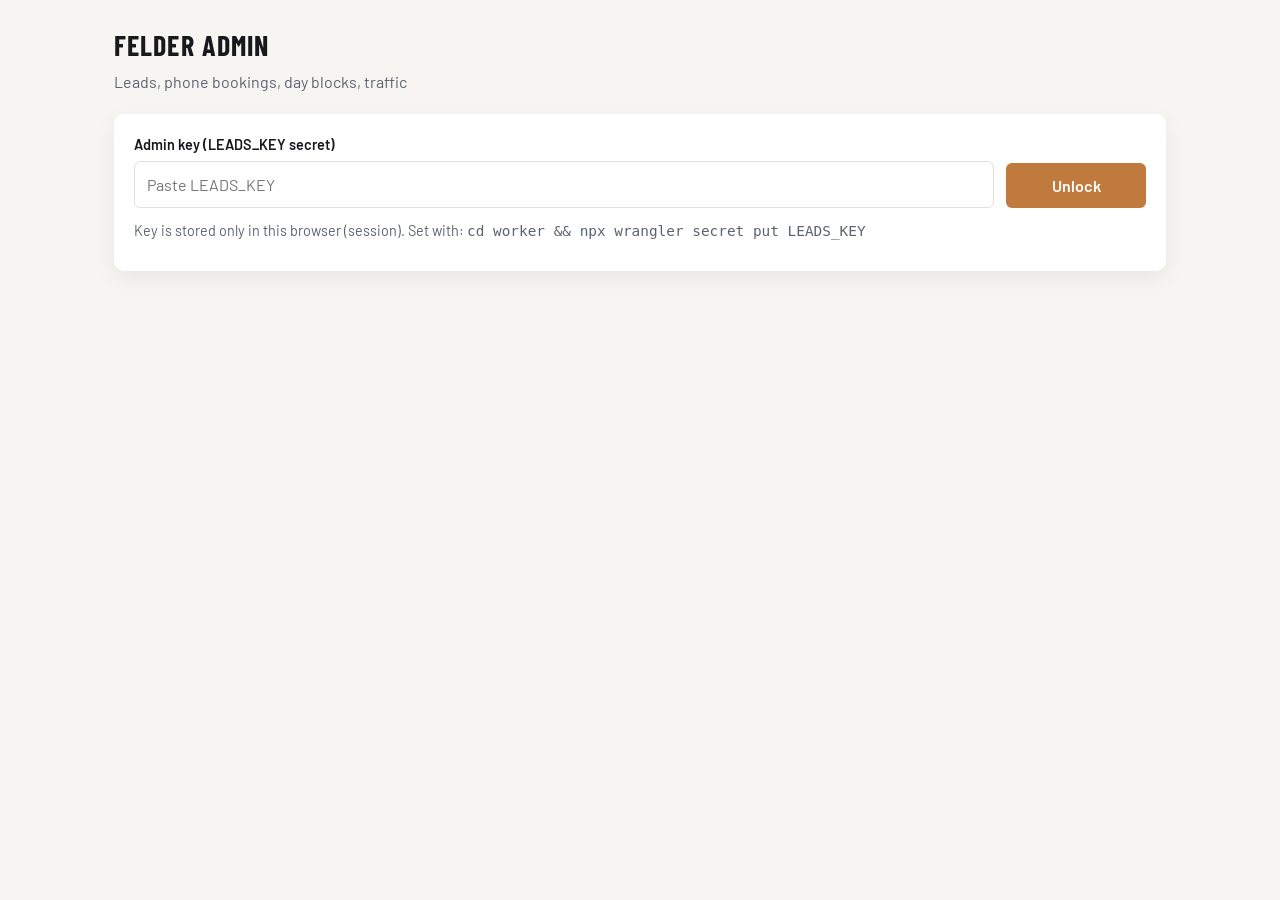
<file: admin.html>
<!DOCTYPE html>
<html lang="en">
<head>
  <meta charset="UTF-8">
  <meta name="viewport" content="width=device-width, initial-scale=1.0">
  <meta name="robots" content="noindex,nofollow">
  <title>Felder Admin — Leads &amp; Schedule</title>
  <link rel="preconnect" href="https://fonts.googleapis.com">
  <link href="https://fonts.googleapis.com/css2?family=Barlow:wght@400;500;600&family=Barlow+Condensed:wght@600;700&display=swap" rel="stylesheet">
  <style>
    :root { --ink:#17191d; --paper:#f7f5f1; --accent:#c07a3e; --muted:#5c6270; --line:#e4e0d9; --ok:#2e7d32; --err:#b3261e; }
    * { box-sizing: border-box; margin: 0; padding: 0; }
    body { font-family: Barlow, system-ui, sans-serif; background: var(--paper); color: var(--ink); line-height: 1.5; }
    .wrap { max-width: 1100px; margin: 0 auto; padding: 1.5rem; }
    h1,h2 { font-family: "Barlow Condensed", sans-serif; text-transform: uppercase; letter-spacing: .04em; }
    h1 { font-size: 1.75rem; margin-bottom: .25rem; }
    .sub { color: var(--muted); margin-bottom: 1.25rem; }
    .card { background: #fff; border-radius: 10px; padding: 1.25rem; box-shadow: 0 8px 24px rgba(0,0,0,.06); margin-bottom: 1.25rem; }
    .stats { display: grid; grid-template-columns: repeat(auto-fit,minmax(140px,1fr)); gap: .75rem; }
    .stat { background: var(--paper); border-radius: 8px; padding: 1rem; text-align: center; }
    .stat b { display: block; font-size: 1.75rem; font-family: "Barlow Condensed", sans-serif; color: var(--accent); }
    .stat span { font-size: .85rem; color: var(--muted); }
    label { font-weight: 600; font-size: .9rem; display: block; margin-bottom: .35rem; }
    input, textarea, button, select {
      font: inherit; padding: .65rem .75rem; border: 1.5px solid var(--line); border-radius: 6px; width: 100%;
    }
    button, .btn {
      background: var(--accent); color: #fff; border: none; font-weight: 600; cursor: pointer;
      width: auto; padding: .65rem 1.1rem;
    }
    button.secondary { background: var(--ink); }
    button.ghost { background: transparent; color: var(--ink); border: 1.5px solid var(--line); }
    button.danger { background: var(--err); }
    .row { display: flex; flex-wrap: wrap; gap: .75rem; align-items: end; }
    .row > * { flex: 1; min-width: 140px; }
    .row button { flex: 0 0 auto; }
    table { width: 100%; border-collapse: collapse; font-size: .92rem; }
    th, td { text-align: left; padding: .55rem .4rem; border-bottom: 1px solid var(--line); vertical-align: top; }
    th { color: var(--muted); font-size: .8rem; text-transform: uppercase; letter-spacing: .06em; }
    .tag { display: inline-block; font-size: .72rem; font-weight: 600; padding: .15rem .45rem; border-radius: 999px; background: #efe9e0; color: var(--ink); }
    .tag.booking { background: rgba(192,122,62,.2); color: #8a5528; }
    .muted { color: var(--muted); }
    .err { color: var(--err); }
    .ok { color: var(--ok); }
    #loginBox, #app { display: none; }
    #loginBox.show, #app.show { display: block; }
    .tabs { display: flex; gap: .35rem; margin-bottom: 1rem; flex-wrap: wrap; }
    .tabs button { background: #fff; color: var(--ink); border: 1.5px solid var(--line); }
    .tabs button.active { background: var(--accent); color: #fff; border-color: var(--accent); }
    .panel { display: none; }
    .panel.active { display: block; }
    a { color: var(--accent); }
  </style>
</head>
<body>
  <div class="wrap">
    <h1>Felder Admin</h1>
    <p class="sub">Leads, phone bookings, day blocks, traffic</p>

    <div class="card" id="loginBox">
      <label for="key">Admin key (LEADS_KEY secret)</label>
      <div class="row">
        <div><input id="key" type="password" autocomplete="current-password" placeholder="Paste LEADS_KEY"></div>
        <button type="button" id="loginBtn">Unlock</button>
      </div>
      <p class="muted" style="margin-top:.75rem;font-size:.9rem">Key is stored only in this browser (session). Set with: <code>cd worker &amp;&amp; npx wrangler secret put LEADS_KEY</code></p>
      <p id="loginErr" class="err" style="margin-top:.5rem"></p>
    </div>

    <div id="app">
      <div class="card stats" id="stats"></div>
      <div class="tabs">
        <button type="button" class="active" data-panel="leads">Leads</button>
        <button type="button" data-panel="bookings">Upcoming calls</button>
        <button type="button" data-panel="blocks">Block days</button>
        <button type="button" id="refreshBtn" class="secondary">Refresh</button>
        <button type="button" id="logoutBtn" class="ghost">Log out</button>
      </div>

      <div class="card panel active" id="panel-leads">
        <h2>Recent leads</h2>
        <div id="leadsTable" class="muted" style="margin-top:1rem">Loading…</div>
      </div>

      <div class="card panel" id="panel-bookings">
        <h2>Upcoming phone calls</h2>
        <div id="bookingsTable" class="muted" style="margin-top:1rem">Loading…</div>
      </div>

      <div class="card panel" id="panel-blocks">
        <h2>Block days off</h2>
        <p class="muted" style="margin-bottom:1rem">Blocked days show as unavailable on the public calendar.</p>
        <div class="row">
          <div>
            <label for="blockDate">Date</label>
            <input type="date" id="blockDate">
          </div>
          <div>
            <label for="blockReason">Reason (optional)</label>
            <input type="text" id="blockReason" placeholder="Vacation, storm, full…">
          </div>
          <button type="button" id="blockBtn">Block day</button>
        </div>
        <div id="blocksTable" style="margin-top:1.25rem"></div>
      </div>
    </div>
  </div>

  <script>
  (function () {
    var API = "https://felder-chat.michaelschillereff.workers.dev";
    var key = sessionStorage.getItem("fc-admin-key") || "";

    var loginBox = document.getElementById("loginBox");
    var app = document.getElementById("app");
    var loginErr = document.getElementById("loginErr");

    function authHeaders() {
      return { Authorization: "Bearer " + key };
    }
    function withKey(path) {
      var u = API + path;
      return u + (u.indexOf("?") >= 0 ? "&" : "?") + "key=" + encodeURIComponent(key);
    }

    function showApp(ok) {
      loginBox.classList.toggle("show", !ok);
      app.classList.toggle("show", ok);
    }

    function load() {
      return fetch(withKey("/api/admin/summary"), { headers: authHeaders() })
        .then(function (r) {
          if (r.status === 401) throw new Error("unauthorized");
          return r.json();
        })
        .then(function (data) {
          showApp(true);
          renderStats(data);
          renderLeads(data.leads || []);
          renderBookings(data.upcoming || []);
          renderBlocks(data.blocks || []);
        })
        .catch(function (e) {
          showApp(false);
          if (e.message === "unauthorized") loginErr.textContent = "Wrong key or LEADS_KEY not set on the worker.";
          else loginErr.textContent = "Could not load admin data.";
        });
    }

    function renderStats(d) {
      document.getElementById("stats").innerHTML =
        '<div class="stat"><b>' + (d.hitsToday || 0) + '</b><span>Page views today</span></div>' +
        '<div class="stat"><b>' + (d.leadCount || 0) + '</b><span>Leads stored</span></div>' +
        '<div class="stat"><b>' + (d.upcomingCount || 0) + '</b><span>Upcoming calls</span></div>' +
        '<div class="stat"><b>' + ((d.blocks && d.blocks.length) || 0) + '</b><span>Blocked days</span></div>';
    }

    function esc(s) {
      return String(s == null ? "" : s)
        .replace(/&/g, "&amp;").replace(/</g, "&lt;").replace(/>/g, "&gt;");
    }

    function renderLeads(leads) {
      var el = document.getElementById("leadsTable");
      if (!leads.length) { el.innerHTML = "<p>No leads yet.</p>"; return; }
      var rows = leads.map(function (L) {
        return "<tr>" +
          "<td>" + esc((L.at || "").replace("T", " ").slice(0, 16)) + "</td>" +
          "<td><span class='tag'>" + esc(L.source) + "</span></td>" +
          "<td><strong>" + esc(L.name) + "</strong><br><span class='muted'>" + esc(L.contact) + "</span></td>" +
          "<td>" + esc(L.project) + (L.location ? "<br><span class='muted'>" + esc(L.location) + "</span>" : "") + "</td>" +
          "<td>" + esc(L.timeline) + (L.notes ? "<br><span class='muted'>" + esc(L.notes).slice(0, 120) + "</span>" : "") + "</td>" +
          "</tr>";
      }).join("");
      el.innerHTML = "<table><thead><tr><th>When</th><th>Source</th><th>Customer</th><th>Project</th><th>Notes</th></tr></thead><tbody>" + rows + "</tbody></table>";
    }

    function renderBookings(list) {
      var el = document.getElementById("bookingsTable");
      if (!list.length) { el.innerHTML = "<p>No upcoming calls.</p>"; return; }
      var rows = list.map(function (B) {
        return "<tr>" +
          "<td><strong>" + esc(B.date) + " " + esc(B.label || B.time) + " ET</strong></td>" +
          "<td>" + esc(B.name) + "<br><span class='muted'>" + esc(B.phone) + " " + esc(B.email) + "</span></td>" +
          "<td>" + esc(B.project) + "<br><span class='muted'>" + esc(B.notes) + "</span></td>" +
          "<td><button type='button' class='danger' data-cancel='" + esc(B.slotId) + "'>Cancel</button></td>" +
          "</tr>";
      }).join("");
      el.innerHTML = "<table><thead><tr><th>Slot</th><th>Customer</th><th>About</th><th></th></tr></thead><tbody>" + rows + "</tbody></table>";
      el.querySelectorAll("[data-cancel]").forEach(function (btn) {
        btn.addEventListener("click", function () {
          if (!confirm("Cancel this call slot?")) return;
          fetch(withKey("/api/schedule/cancel"), {
            method: "POST",
            headers: Object.assign({ "Content-Type": "application/json" }, authHeaders()),
            body: JSON.stringify({ slotId: btn.getAttribute("data-cancel") })
          }).then(load);
        });
      });
    }

    function renderBlocks(blocks) {
      var el = document.getElementById("blocksTable");
      if (!blocks.length) { el.innerHTML = "<p class='muted'>No blocked days.</p>"; return; }
      el.innerHTML = "<table><thead><tr><th>Date</th><th>Reason</th><th></th></tr></thead><tbody>" +
        blocks.map(function (b) {
          return "<tr><td>" + esc(b.date) + "</td><td>" + esc(b.reason) + "</td>" +
            "<td><button type='button' class='ghost' data-unblock='" + esc(b.date) + "'>Unblock</button></td></tr>";
        }).join("") + "</tbody></table>";
      el.querySelectorAll("[data-unblock]").forEach(function (btn) {
        btn.addEventListener("click", function () {
          fetch(withKey("/api/schedule/block?date=" + encodeURIComponent(btn.getAttribute("data-unblock"))), {
            method: "DELETE",
            headers: authHeaders()
          }).then(load);
        });
      });
    }

    document.getElementById("loginBtn").addEventListener("click", function () {
      key = document.getElementById("key").value.trim();
      sessionStorage.setItem("fc-admin-key", key);
      loginErr.textContent = "";
      load();
    });
    document.getElementById("logoutBtn").addEventListener("click", function () {
      sessionStorage.removeItem("fc-admin-key");
      key = "";
      showApp(false);
    });
    document.getElementById("refreshBtn").addEventListener("click", load);
    document.getElementById("blockBtn").addEventListener("click", function () {
      var date = document.getElementById("blockDate").value;
      var reason = document.getElementById("blockReason").value;
      if (!date) return alert("Pick a date");
      fetch(withKey("/api/schedule/block"), {
        method: "POST",
        headers: Object.assign({ "Content-Type": "application/json" }, authHeaders()),
        body: JSON.stringify({ date: date, reason: reason })
      }).then(load);
    });

    document.querySelectorAll(".tabs button[data-panel]").forEach(function (btn) {
      btn.addEventListener("click", function () {
        document.querySelectorAll(".tabs button[data-panel]").forEach(function (b) { b.classList.remove("active"); });
        document.querySelectorAll(".panel").forEach(function (p) { p.classList.remove("active"); });
        btn.classList.add("active");
        document.getElementById("panel-" + btn.getAttribute("data-panel")).classList.add("active");
      });
    });

    if (key) load();
    else showApp(false);
  })();
  </script>
</body>
</html>
</file>
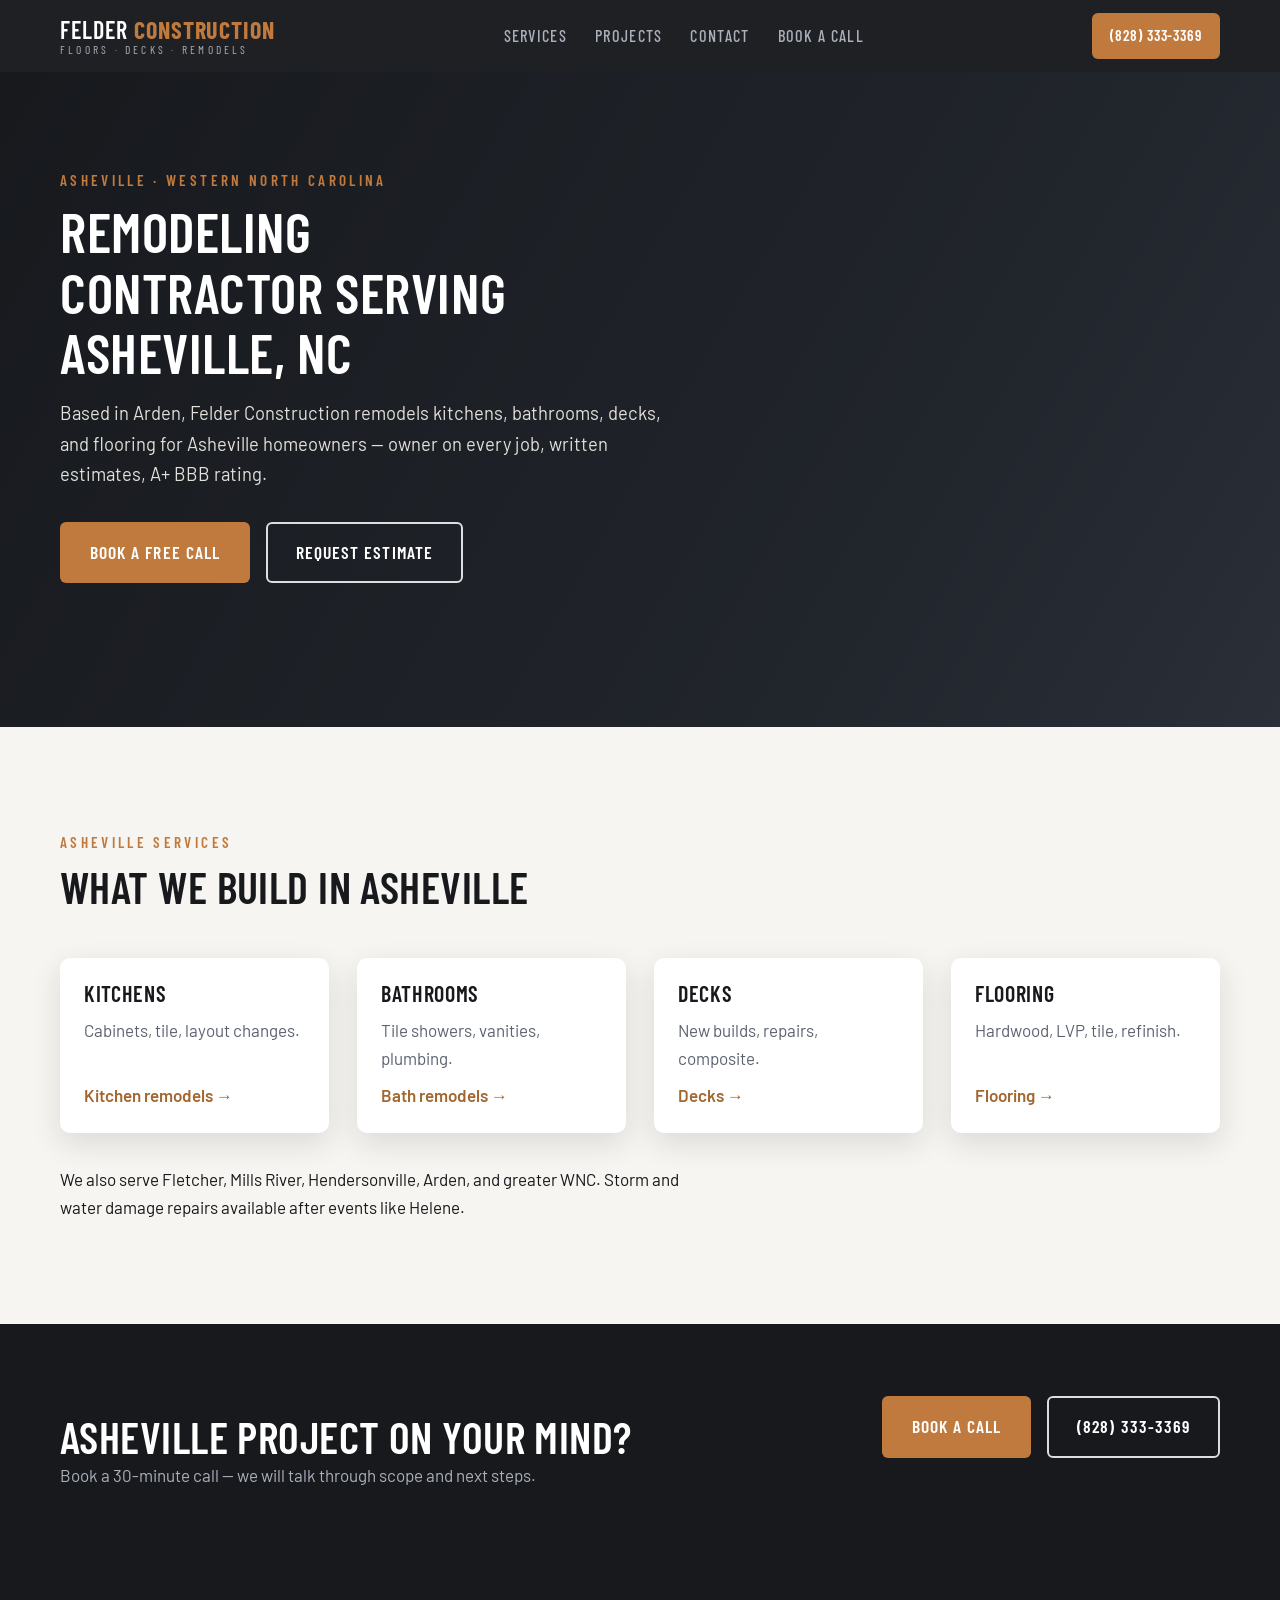
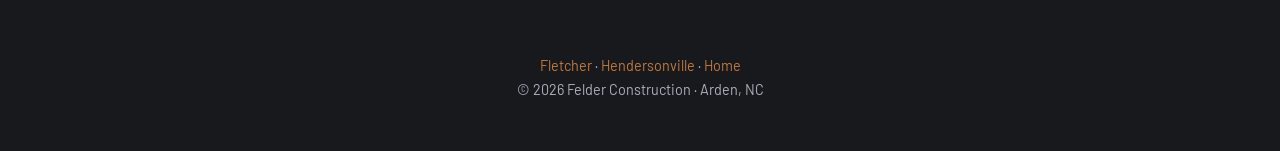
<file: asheville-remodeling.html>
<!DOCTYPE html>
<html lang="en">
<head>
  <meta charset="UTF-8">
  <meta name="viewport" content="width=device-width, initial-scale=1.0">
  <title>Asheville NC Remodeling Contractor | Felder Construction</title>
  <meta name="description" content="Kitchen, bath, deck, and flooring remodeling in Asheville NC. Owner-operated Felder Construction — BBB A+, free estimates. Call (828) 333-3369.">
  <link rel="canonical" href="https://www.mf-revonations.com/asheville-remodeling">
  <meta property="og:title" content="Asheville NC Remodeling | Felder Construction">
  <meta property="og:url" content="https://www.mf-revonations.com/asheville-remodeling">
  <meta property="og:image" content="https://www.mf-revonations.com/assets/kitchen-farmhouse.webp">
  <link rel="stylesheet" href="css/style.css?v=growth1">
  <link href="https://fonts.googleapis.com/css2?family=Barlow+Condensed:wght@500;600;700&family=Barlow:wght@400;500;600&display=swap" rel="stylesheet">
  <script type="application/ld+json">{"@context":"https://schema.org","@type":"Service","serviceType":"Home remodeling","areaServed":"Asheville NC","provider":{"@type":"HomeAndConstructionBusiness","name":"Felder Construction","telephone":"+1-828-333-3369","url":"https://www.mf-revonations.com/"}}</script>
</head>
<body>
  <header class="site-header" id="top">
    <div class="container header-inner">
      <a href="/" class="brand"><span class="brand-name">Felder <strong>Construction</strong></span><span class="brand-tag">Floors · Decks · Remodels</span></a>
      <nav class="main-nav" id="mainNav">
        <a href="/#services">Services</a><a href="/#projects">Projects</a><a href="/#contact">Contact</a><a href="/#schedule">Book a call</a>
      </nav>
      <div class="header-cta"><a class="btn btn-primary btn-sm" href="tel:+18283333369">(828) 333-3369</a>
        <button class="nav-toggle" id="navToggle" aria-label="Menu" aria-expanded="false"><span></span><span></span><span></span></button></div>
    </div>
  </header>
  <main>
    <section class="subhero"><div class="container">
      <p class="eyebrow">Asheville · Western North Carolina</p>
      <h1>Remodeling contractor serving Asheville, NC</h1>
      <p class="subhero-sub">Based in Arden, Felder Construction remodels kitchens, bathrooms, decks, and flooring for Asheville homeowners — owner on every job, written estimates, A+ BBB rating.</p>
      <div class="hero-actions">
        <a href="/#schedule" class="btn btn-primary btn-lg">Book a free call</a>
        <a href="/#contact" class="btn btn-outline btn-lg">Request estimate</a>
      </div>
    </div></section>
    <section class="section"><div class="container">
      <div class="section-head"><p class="eyebrow">Asheville services</p><h2>What we build in Asheville</h2></div>
      <div class="card-grid">
        <article class="service-card"><div class="service-body"><h3>Kitchens</h3><p>Cabinets, tile, layout changes.</p><a class="text-link" href="/kitchen-remodeling">Kitchen remodels →</a></div></article>
        <article class="service-card"><div class="service-body"><h3>Bathrooms</h3><p>Tile showers, vanities, plumbing.</p><a class="text-link" href="/bathroom-remodeling">Bath remodels →</a></div></article>
        <article class="service-card"><div class="service-body"><h3>Decks</h3><p>New builds, repairs, composite.</p><a class="text-link" href="/decks">Decks →</a></div></article>
        <article class="service-card"><div class="service-body"><h3>Flooring</h3><p>Hardwood, LVP, tile, refinish.</p><a class="text-link" href="/flooring">Flooring →</a></div></article>
      </div>
      <p style="margin-top:2rem;max-width:40rem">We also serve Fletcher, Mills River, Hendersonville, Arden, and greater WNC. Storm and water damage repairs available after events like Helene.</p>
    </div></section>
    <section class="cta-band"><div class="container cta-band-inner"><div>
      <h2>Asheville project on your mind?</h2><p>Book a 30-minute call — we will talk through scope and next steps.</p>
    </div><div class="hero-actions">
      <a href="/#schedule" class="btn btn-primary btn-lg">Book a call</a>
      <a href="tel:+18283333369" class="btn btn-outline btn-lg">(828) 333-3369</a>
    </div></div></section>
  </main>
  <footer class="site-footer"><div class="container footer-bottom"><p>
    <a href="/fletcher-remodeling">Fletcher</a> · <a href="/hendersonville-remodeling">Hendersonville</a> · <a href="/">Home</a><br>
    &copy; <span id="year"></span> Felder Construction · Arden, NC
  </p></div></footer>
  <script>document.getElementById('year').textContent=new Date().getFullYear();var t=document.getElementById('navToggle'),n=document.getElementById('mainNav');t.addEventListener('click',function(){t.setAttribute('aria-expanded',String(n.classList.toggle('open')));});</script>
  <script src="js/analytics.js" defer></script>
</body>
</html>
</file>
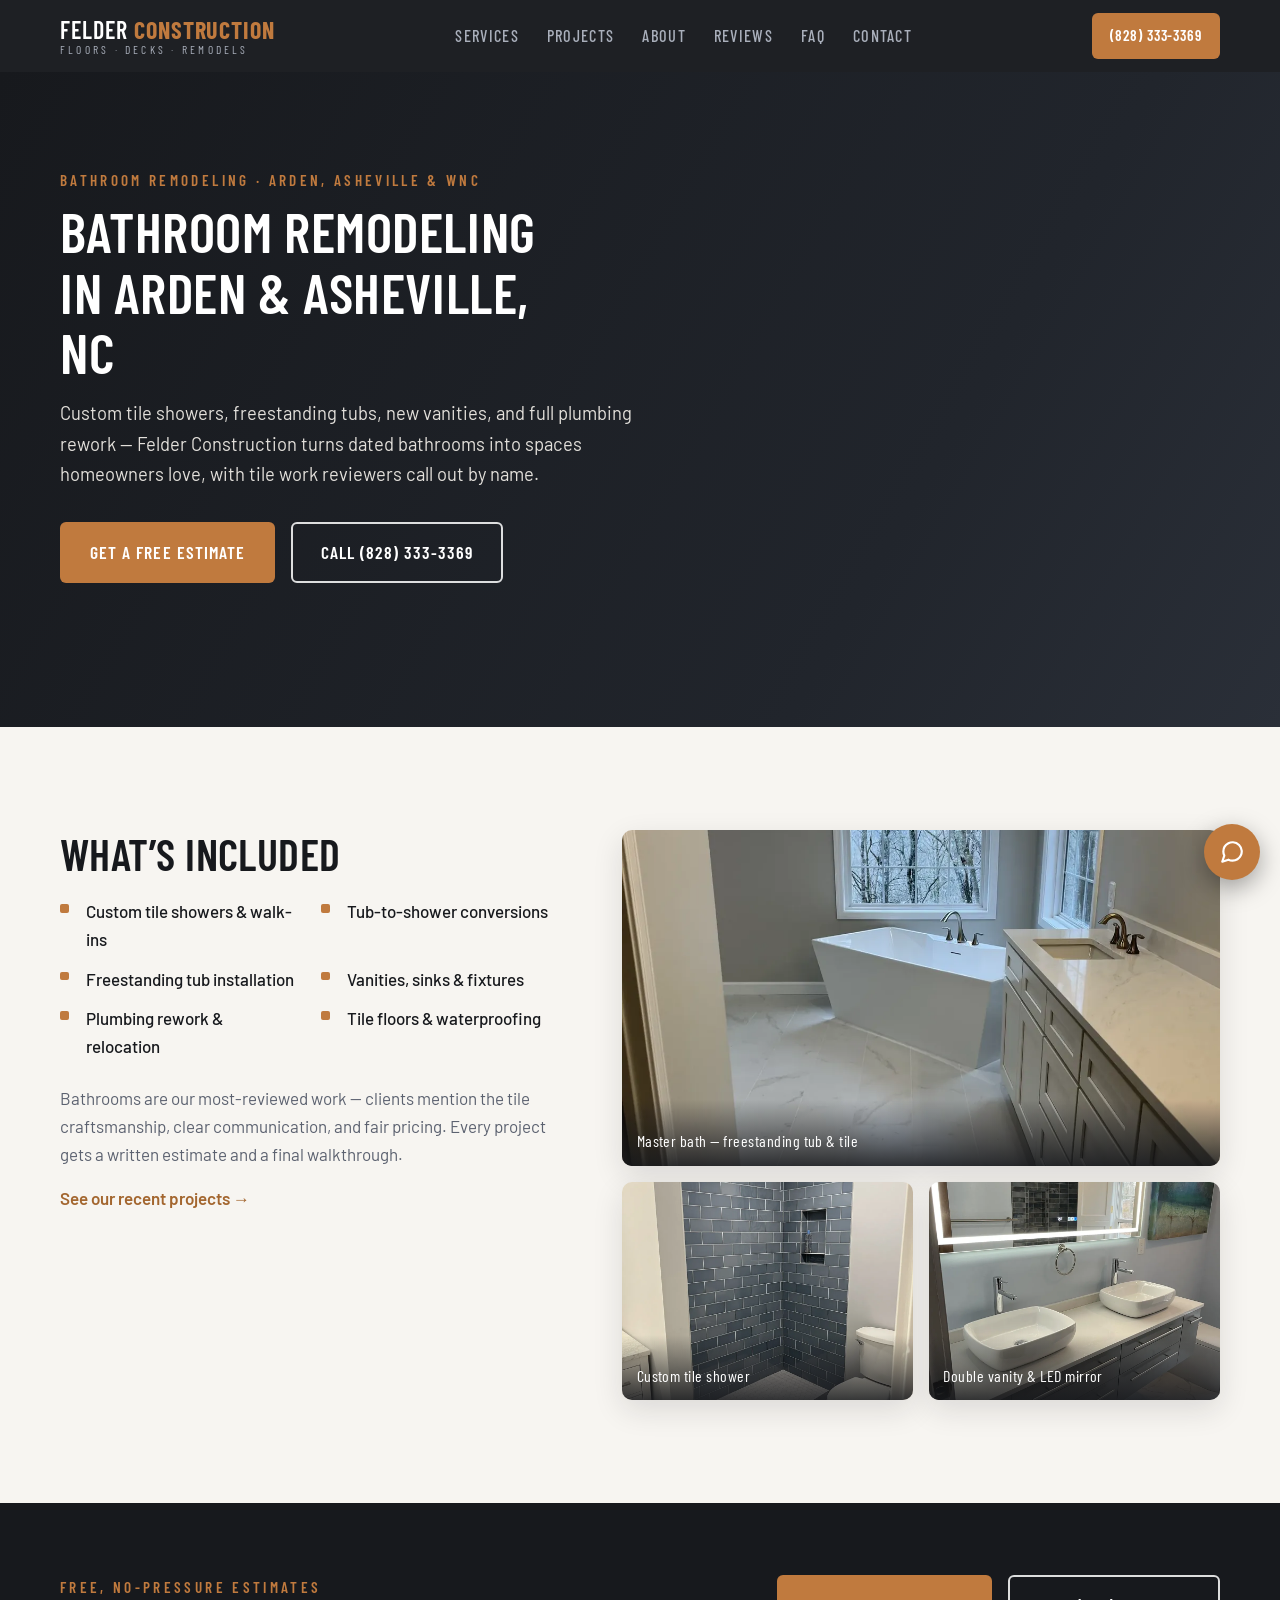
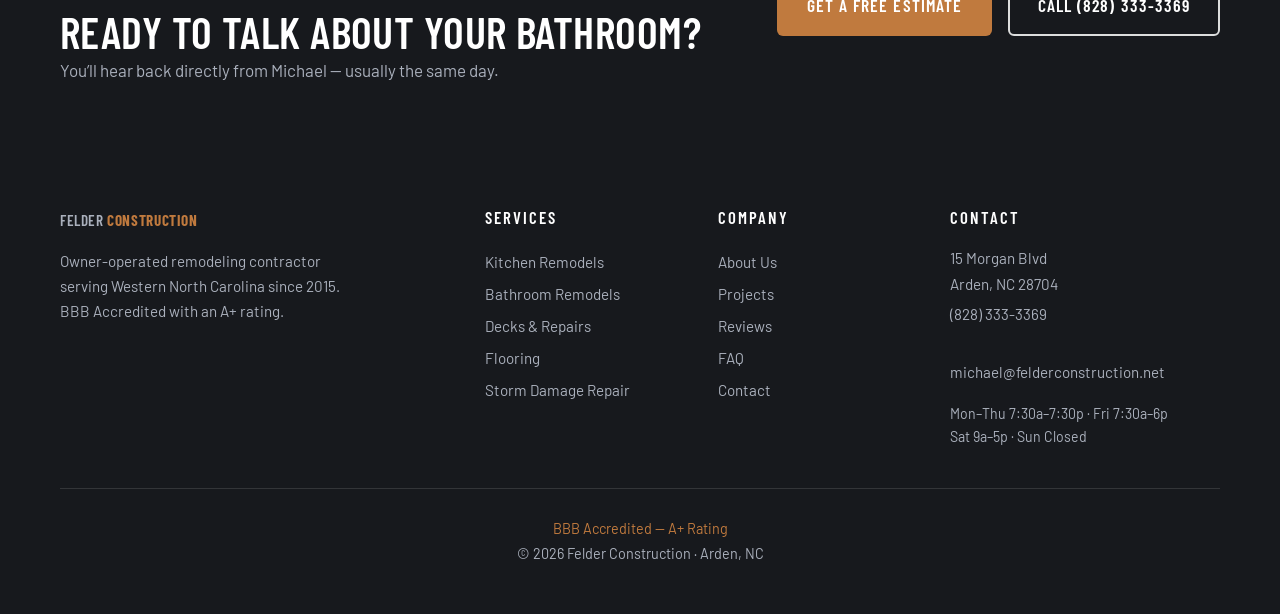
<file: bathroom-remodeling.html>
<!DOCTYPE html>
<html lang="en">
<head>
  <meta charset="UTF-8">
  <meta name="viewport" content="width=device-width, initial-scale=1.0">
  <title>Bathroom Remodeling in Arden & Asheville, NC | Felder Construction</title>
  <meta name="description" content="Bathroom remodels in Arden, Asheville & Western NC: custom tile showers, freestanding tubs, vanities, plumbing rework. BBB A+, owner on every job. Free estimates: (828) 333-3369.">
  <link rel="canonical" href="https://www.mf-revonations.com/bathroom-remodeling">
  <meta property="og:title" content="Bathroom Remodeling in Arden & Asheville, NC | Felder Construction">
  <meta property="og:description" content="Bathroom remodels in Arden, Asheville & Western NC: custom tile showers, freestanding tubs, vanities, plumbing rework. BBB A+, owner on every job. Free estimates: (828) 333-3369.">
  <meta property="og:type" content="website">
  <meta property="og:url" content="https://www.mf-revonations.com/bathroom-remodeling">
  <meta property="og:image" content="https://www.mf-revonations.com/assets/bath-vanity-led.webp">
  <meta name="twitter:card" content="summary_large_image">
  <link rel="icon" href="data:image/svg+xml,%3Csvg xmlns='http://www.w3.org/2000/svg' viewBox='0 0 64 64'%3E%3Crect width='64' height='64' rx='12' fill='%2317191d'/%3E%3Ctext x='32' y='45' font-family='Arial, sans-serif' font-size='38' font-weight='bold' fill='%23c07a3e' text-anchor='middle'%3EF%3C/text%3E%3C/svg%3E">
  <link rel="preconnect" href="https://fonts.googleapis.com">
  <link rel="preconnect" href="https://fonts.gstatic.com" crossorigin>
  <link href="https://fonts.googleapis.com/css2?family=Barlow+Condensed:wght@500;600;700&family=Barlow:wght@400;500;600&display=swap" rel="stylesheet">
  <link rel="stylesheet" href="css/style.css">
  <script type="application/ld+json">
  {
    "@context": "https://schema.org",
    "@type": "Service",
    "serviceType": "Bathroom remodeling",
    "provider": {
      "@type": "HomeAndConstructionBusiness",
      "name": "Felder Construction",
      "url": "https://www.mf-revonations.com/",
      "telephone": "+1-828-333-3369",
      "email": "michael@felderconstruction.net",
      "address": {
        "@type": "PostalAddress",
        "streetAddress": "15 Morgan Blvd",
        "addressLocality": "Arden",
        "addressRegion": "NC",
        "postalCode": "28704",
        "addressCountry": "US"
      }
    },
    "areaServed": ["Arden NC", "Asheville NC", "Fletcher NC", "Mills River NC", "Hendersonville NC", "Western North Carolina"]
  }
  </script>
</head>
<body>

  <header class="site-header" id="top">
    <div class="container header-inner">
      <a href="/" class="brand" aria-label="Felder Construction — home">
        <span class="brand-name">Felder <strong>Construction</strong></span>
        <span class="brand-tag">Floors &middot; Decks &middot; Remodels</span>
      </a>
      <nav class="main-nav" id="mainNav" aria-label="Main navigation">
        <a href="/#services">Services</a>
        <a href="/#projects">Projects</a>
        <a href="/#about">About</a>
        <a href="/#reviews">Reviews</a>
        <a href="/#faq">FAQ</a>
        <a href="/#contact">Contact</a>
      </nav>
      <div class="header-cta">
        <a class="btn btn-primary btn-sm" href="tel:+18283333369">(828) 333-3369</a>
        <button class="nav-toggle" id="navToggle" aria-label="Open menu" aria-expanded="false" aria-controls="mainNav">
          <span></span><span></span><span></span>
        </button>
      </div>
    </div>
  </header>

  <main>
    <section class="subhero">
      <div class="container">
        <p class="eyebrow">Bathroom Remodeling &middot; Arden, Asheville &amp; WNC</p>
        <h1>Bathroom Remodeling in Arden &amp; Asheville, NC</h1>
        <p class="subhero-sub">Custom tile showers, freestanding tubs, new vanities, and full plumbing rework — Felder Construction turns dated bathrooms into spaces homeowners love, with tile work reviewers call out by name.</p>
        <div class="hero-actions">
          <a href="/#contact" class="btn btn-primary btn-lg">Get a Free Estimate</a>
          <a href="tel:+18283333369" class="btn btn-outline btn-lg">Call (828) 333-3369</a>
        </div>
      </div>
    </section>

    <section class="section">
      <div class="container split">
        <div class="split-copy">
          <h2>What&rsquo;s Included</h2>
          <ul class="included-list">
            <li>Custom tile showers &amp; walk-ins</li>
            <li>Tub-to-shower conversions</li>
            <li>Freestanding tub installation</li>
            <li>Vanities, sinks &amp; fixtures</li>
            <li>Plumbing rework &amp; relocation</li>
            <li>Tile floors &amp; waterproofing</li>
          </ul>
          <p class="split-note">Bathrooms are our most-reviewed work — clients mention the tile craftsmanship, clear communication, and fair pricing. Every project gets a written estimate and a final walkthrough.</p>
          <a href="/#projects" class="text-link">See our recent projects &rarr;</a>
        </div>
        <div class="subpage-photos">
            <figure><img src="assets/hero-master-bath.webp" alt="Master bathroom with freestanding tub and marble-look tile floor" loading="lazy"><figcaption>Master bath — freestanding tub &amp; tile</figcaption></figure>
            <figure><img src="assets/shower-blue-tile.webp" alt="Custom walk-in shower with blue-gray subway tile" loading="lazy"><figcaption>Custom tile shower</figcaption></figure>
            <figure><img src="assets/bath-vanity-led.webp" alt="Modern double vanity with vessel sinks and LED mirror" loading="lazy"><figcaption>Double vanity &amp; LED mirror</figcaption></figure>
        </div>
      </div>
    </section>

    <section class="cta-band">
      <div class="container cta-band-inner">
        <div>
          <p class="eyebrow">Free, no-pressure estimates</p>
          <h2>Ready to talk about your bathroom?</h2>
          <p>You&rsquo;ll hear back directly from Michael &mdash; usually the same day.</p>
        </div>
        <div class="hero-actions">
          <a href="/#contact" class="btn btn-primary btn-lg">Get a Free Estimate</a>
          <a href="tel:+18283333369" class="btn btn-outline btn-lg">Call (828) 333-3369</a>
        </div>
      </div>
    </section>
  </main>

  <footer class="site-footer">
    <div class="container footer-grid">
      <div class="footer-col footer-brandcol">
        <a href="/" class="footer-brand">Felder <strong>Construction</strong></a>
        <p>Owner-operated remodeling contractor serving Western North Carolina since 2015. BBB Accredited with an A+ rating.</p>
      </div>
      <div class="footer-col">
        <h4>Services</h4>
        <a href="kitchen-remodeling">Kitchen Remodels</a>
        <a href="bathroom-remodeling">Bathroom Remodels</a>
        <a href="decks">Decks &amp; Repairs</a>
        <a href="flooring">Flooring</a>
        <a href="/#faq">Storm Damage Repair</a>
      </div>
      <div class="footer-col">
        <h4>Company</h4>
        <a href="/#about">About Us</a>
        <a href="/#projects">Projects</a>
        <a href="/#reviews">Reviews</a>
        <a href="/#faq">FAQ</a>
        <a href="/#contact">Contact</a>
      </div>
      <div class="footer-col">
        <h4>Contact</h4>
        <address>
          15 Morgan Blvd<br>
          Arden, NC 28704<br>
          <a href="tel:+18283333369">(828) 333-3369</a><br>
          <a href="mailto:michael@felderconstruction.net">michael@felderconstruction.net</a>
        </address>
        <p class="footer-hours">Mon&ndash;Thu 7:30a&ndash;7:30p &middot; Fri 7:30a&ndash;6p<br>Sat 9a&ndash;5p &middot; Sun Closed</p>
      </div>
    </div>
    <div class="container footer-bottom">
      <p>
        <a href="https://www.bbb.org/us/nc/arden/profile/remodeling/felder-construction-0473-92030730" target="_blank" rel="noopener">BBB Accredited &mdash; A+ Rating</a><br>
        &copy; <span id="year">2025</span> Felder Construction &middot; Arden, NC
      </p>
    </div>
  </footer>
  <a href="tel:+18283333369" class="mobile-call-cta" aria-label="Call Felder Construction now">Call Now &mdash; Free Estimate</a>

  <div class="chat-widget" id="chatWidget">
    <button class="chat-launcher" id="chatLauncher" aria-label="Chat with us" aria-expanded="false" aria-controls="chatPanel">
      <svg viewBox="0 0 24 24" width="26" height="26" fill="none" stroke="currentColor" stroke-width="2" stroke-linecap="round" stroke-linejoin="round" aria-hidden="true"><path d="M21 11.5a8.38 8.38 0 0 1-.9 3.8 8.5 8.5 0 0 1-7.6 4.7 8.38 8.38 0 0 1-3.8-.9L3 21l1.9-5.7a8.38 8.38 0 0 1-.9-3.8 8.5 8.5 0 0 1 4.7-7.6 8.38 8.38 0 0 1 3.8-.9h.5a8.48 8.48 0 0 1 8 8v.5z"/></svg>
    </button>
    <section class="chat-panel" id="chatPanel" aria-label="Chat with Felder Construction" hidden>
      <header class="chat-header">
        <div class="chat-header-text">
          <strong>Felder Construction</strong>
          <span>AI assistant — instant answers, day or night</span>
        </div>
        <button class="chat-close" id="chatClose" aria-label="Close chat">&times;</button>
      </header>
      <div class="chat-messages" id="chatMessages" role="log" aria-live="polite"></div>
      <div class="chat-chips" id="chatChips"></div>
      <form class="chat-input" id="chatForm">
        <input type="text" id="chatText" placeholder="Type a question…" autocomplete="off" aria-label="Type your question">
        <button type="submit" aria-label="Send message">
          <svg viewBox="0 0 24 24" width="18" height="18" fill="none" stroke="currentColor" stroke-width="2" stroke-linecap="round" stroke-linejoin="round" aria-hidden="true"><path d="m22 2-7 20-4-9-9-4 20-7z"/></svg>
        </button>
      </form>
    </section>
  </div>

  <script src="js/main.js" defer></script>
</body>
</html>
</file>
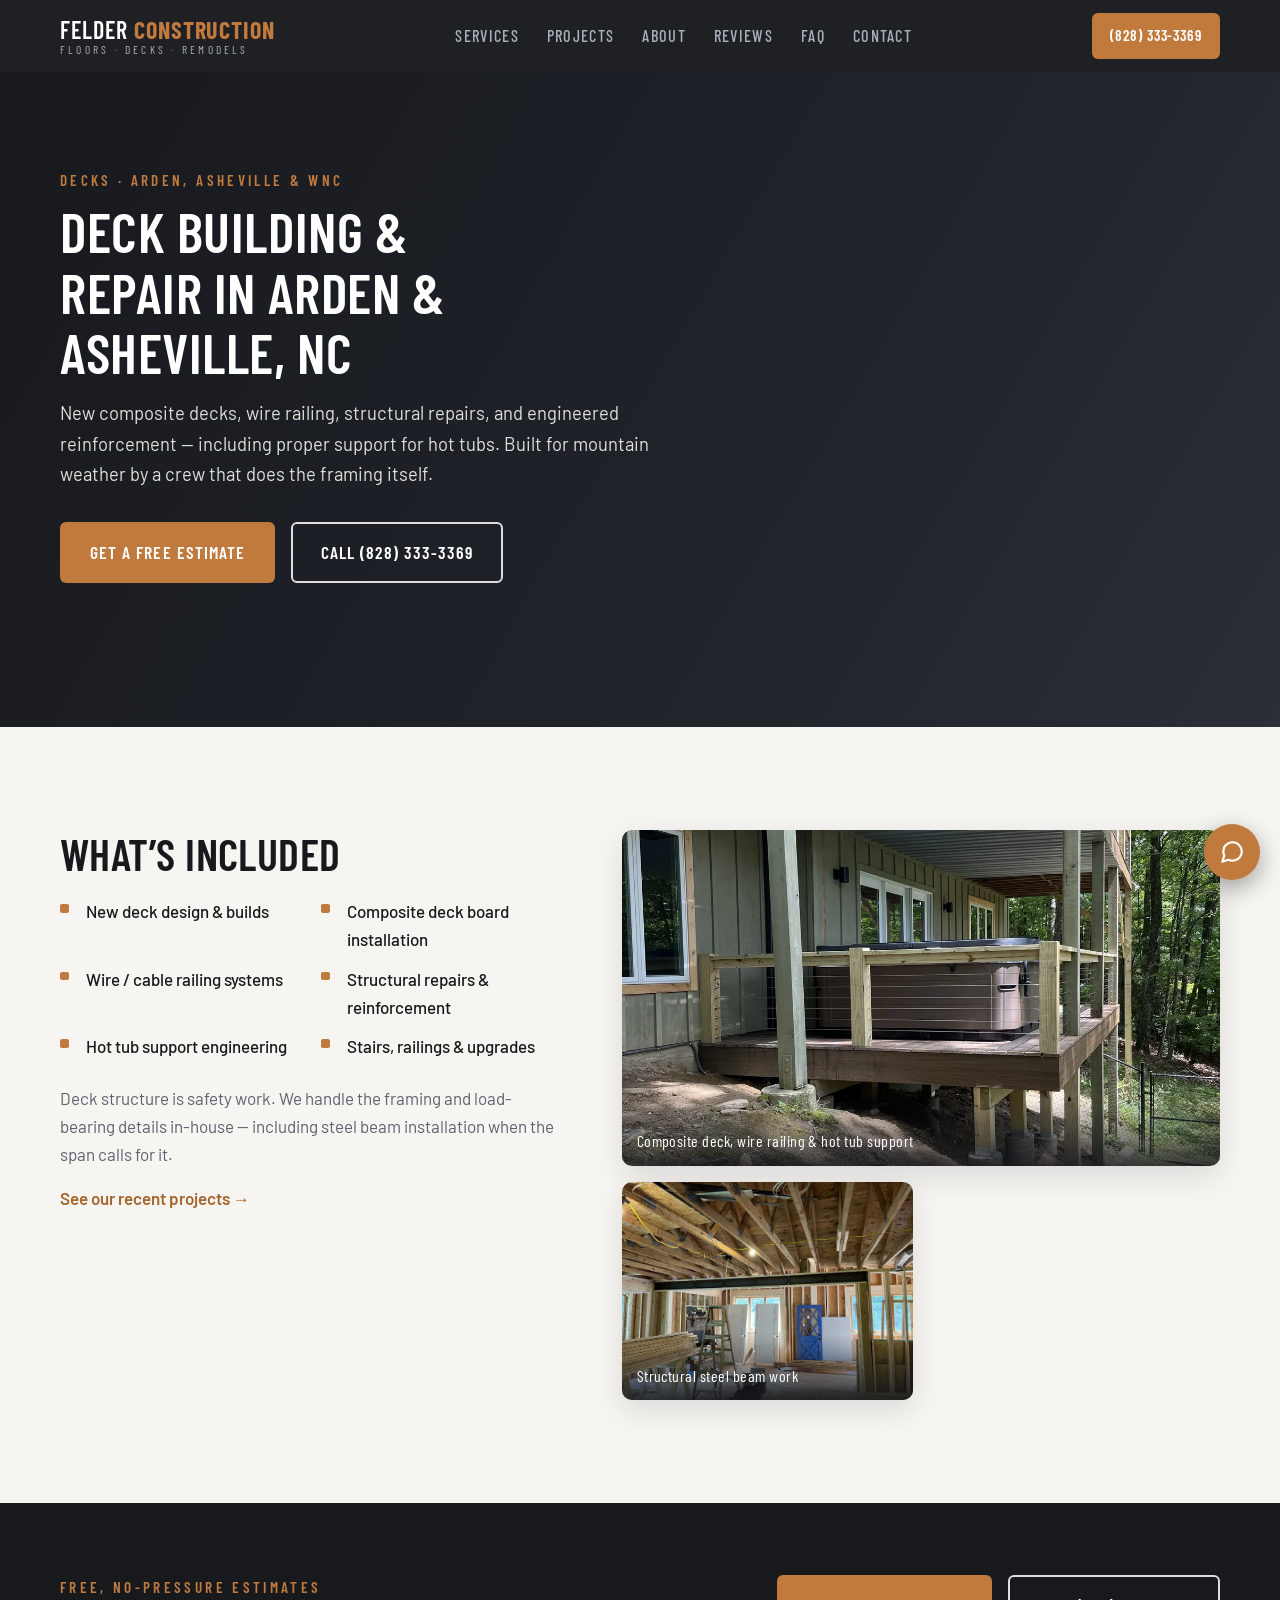
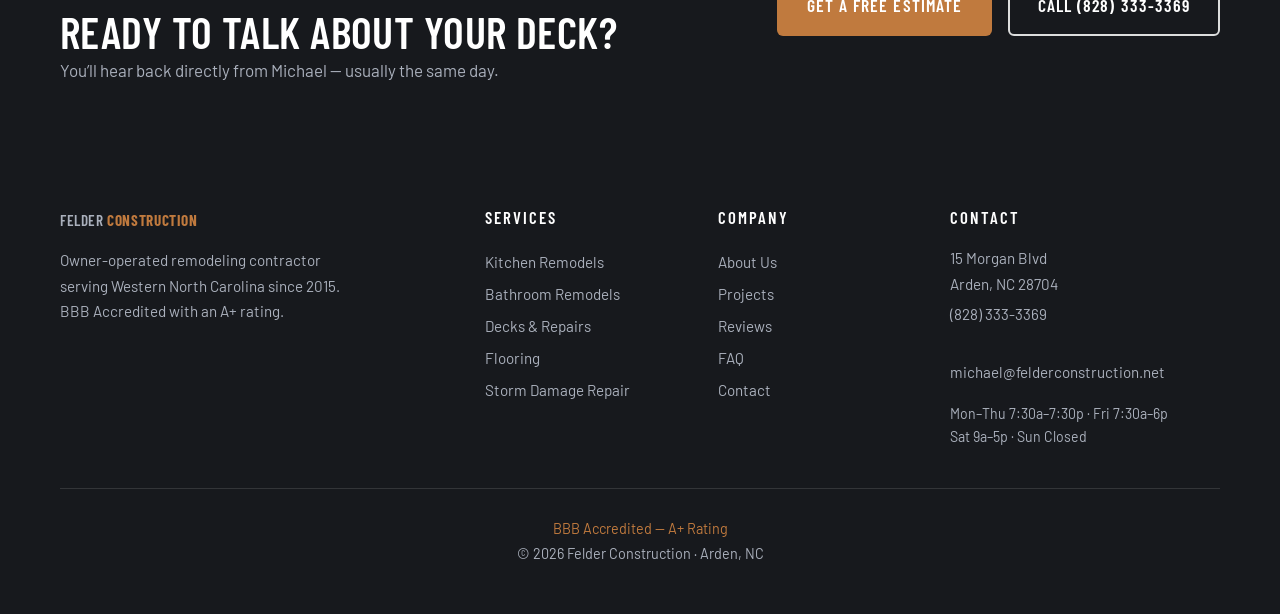
<file: decks.html>
<!DOCTYPE html>
<html lang="en">
<head>
  <meta charset="UTF-8">
  <meta name="viewport" content="width=device-width, initial-scale=1.0">
  <title>Deck Building & Repair in Arden & Asheville, NC | Felder Construction</title>
  <meta name="description" content="Deck building and repair in Arden, Asheville & Western NC: composite decks, wire railing, structural reinforcement, hot tub support. BBB A+. Free estimates: (828) 333-3369.">
  <link rel="canonical" href="https://www.mf-revonations.com/decks">
  <meta property="og:title" content="Deck Building & Repair in Arden & Asheville, NC | Felder Construction">
  <meta property="og:description" content="Deck building and repair in Arden, Asheville & Western NC: composite decks, wire railing, structural reinforcement, hot tub support. BBB A+. Free estimates: (828) 333-3369.">
  <meta property="og:type" content="website">
  <meta property="og:url" content="https://www.mf-revonations.com/decks">
  <meta property="og:image" content="https://www.mf-revonations.com/assets/deck-hot-tub.webp">
  <meta name="twitter:card" content="summary_large_image">
  <link rel="icon" href="data:image/svg+xml,%3Csvg xmlns='http://www.w3.org/2000/svg' viewBox='0 0 64 64'%3E%3Crect width='64' height='64' rx='12' fill='%2317191d'/%3E%3Ctext x='32' y='45' font-family='Arial, sans-serif' font-size='38' font-weight='bold' fill='%23c07a3e' text-anchor='middle'%3EF%3C/text%3E%3C/svg%3E">
  <link rel="preconnect" href="https://fonts.googleapis.com">
  <link rel="preconnect" href="https://fonts.gstatic.com" crossorigin>
  <link href="https://fonts.googleapis.com/css2?family=Barlow+Condensed:wght@500;600;700&family=Barlow:wght@400;500;600&display=swap" rel="stylesheet">
  <link rel="stylesheet" href="css/style.css">
  <script type="application/ld+json">
  {
    "@context": "https://schema.org",
    "@type": "Service",
    "serviceType": "Deck building and repair",
    "provider": {
      "@type": "HomeAndConstructionBusiness",
      "name": "Felder Construction",
      "url": "https://www.mf-revonations.com/",
      "telephone": "+1-828-333-3369",
      "email": "michael@felderconstruction.net",
      "address": {
        "@type": "PostalAddress",
        "streetAddress": "15 Morgan Blvd",
        "addressLocality": "Arden",
        "addressRegion": "NC",
        "postalCode": "28704",
        "addressCountry": "US"
      }
    },
    "areaServed": ["Arden NC", "Asheville NC", "Fletcher NC", "Mills River NC", "Hendersonville NC", "Western North Carolina"]
  }
  </script>
</head>
<body>

  <header class="site-header" id="top">
    <div class="container header-inner">
      <a href="/" class="brand" aria-label="Felder Construction — home">
        <span class="brand-name">Felder <strong>Construction</strong></span>
        <span class="brand-tag">Floors &middot; Decks &middot; Remodels</span>
      </a>
      <nav class="main-nav" id="mainNav" aria-label="Main navigation">
        <a href="/#services">Services</a>
        <a href="/#projects">Projects</a>
        <a href="/#about">About</a>
        <a href="/#reviews">Reviews</a>
        <a href="/#faq">FAQ</a>
        <a href="/#contact">Contact</a>
      </nav>
      <div class="header-cta">
        <a class="btn btn-primary btn-sm" href="tel:+18283333369">(828) 333-3369</a>
        <button class="nav-toggle" id="navToggle" aria-label="Open menu" aria-expanded="false" aria-controls="mainNav">
          <span></span><span></span><span></span>
        </button>
      </div>
    </div>
  </header>

  <main>
    <section class="subhero">
      <div class="container">
        <p class="eyebrow">Decks &middot; Arden, Asheville &amp; WNC</p>
        <h1>Deck Building &amp; Repair in Arden &amp; Asheville, NC</h1>
        <p class="subhero-sub">New composite decks, wire railing, structural repairs, and engineered reinforcement — including proper support for hot tubs. Built for mountain weather by a crew that does the framing itself.</p>
        <div class="hero-actions">
          <a href="/#contact" class="btn btn-primary btn-lg">Get a Free Estimate</a>
          <a href="tel:+18283333369" class="btn btn-outline btn-lg">Call (828) 333-3369</a>
        </div>
      </div>
    </section>

    <section class="section">
      <div class="container split">
        <div class="split-copy">
          <h2>What&rsquo;s Included</h2>
          <ul class="included-list">
            <li>New deck design &amp; builds</li>
            <li>Composite deck board installation</li>
            <li>Wire / cable railing systems</li>
            <li>Structural repairs &amp; reinforcement</li>
            <li>Hot tub support engineering</li>
            <li>Stairs, railings &amp; upgrades</li>
          </ul>
          <p class="split-note">Deck structure is safety work. We handle the framing and load-bearing details in-house — including steel beam installation when the span calls for it.</p>
          <a href="/#projects" class="text-link">See our recent projects &rarr;</a>
        </div>
        <div class="subpage-photos">
            <figure><img src="assets/deck-hot-tub.webp" alt="Composite deck with wire railing and reinforced hot tub support" loading="lazy"><figcaption>Composite deck, wire railing &amp; hot tub support</figcaption></figure>
            <figure><img src="assets/framing-steel-beam.webp" alt="Structural steel beam installed during a renovation" loading="lazy"><figcaption>Structural steel beam work</figcaption></figure>
        </div>
      </div>
    </section>

    <section class="cta-band">
      <div class="container cta-band-inner">
        <div>
          <p class="eyebrow">Free, no-pressure estimates</p>
          <h2>Ready to talk about your deck?</h2>
          <p>You&rsquo;ll hear back directly from Michael &mdash; usually the same day.</p>
        </div>
        <div class="hero-actions">
          <a href="/#contact" class="btn btn-primary btn-lg">Get a Free Estimate</a>
          <a href="tel:+18283333369" class="btn btn-outline btn-lg">Call (828) 333-3369</a>
        </div>
      </div>
    </section>
  </main>

  <footer class="site-footer">
    <div class="container footer-grid">
      <div class="footer-col footer-brandcol">
        <a href="/" class="footer-brand">Felder <strong>Construction</strong></a>
        <p>Owner-operated remodeling contractor serving Western North Carolina since 2015. BBB Accredited with an A+ rating.</p>
      </div>
      <div class="footer-col">
        <h4>Services</h4>
        <a href="kitchen-remodeling">Kitchen Remodels</a>
        <a href="bathroom-remodeling">Bathroom Remodels</a>
        <a href="decks">Decks &amp; Repairs</a>
        <a href="flooring">Flooring</a>
        <a href="/#faq">Storm Damage Repair</a>
      </div>
      <div class="footer-col">
        <h4>Company</h4>
        <a href="/#about">About Us</a>
        <a href="/#projects">Projects</a>
        <a href="/#reviews">Reviews</a>
        <a href="/#faq">FAQ</a>
        <a href="/#contact">Contact</a>
      </div>
      <div class="footer-col">
        <h4>Contact</h4>
        <address>
          15 Morgan Blvd<br>
          Arden, NC 28704<br>
          <a href="tel:+18283333369">(828) 333-3369</a><br>
          <a href="mailto:michael@felderconstruction.net">michael@felderconstruction.net</a>
        </address>
        <p class="footer-hours">Mon&ndash;Thu 7:30a&ndash;7:30p &middot; Fri 7:30a&ndash;6p<br>Sat 9a&ndash;5p &middot; Sun Closed</p>
      </div>
    </div>
    <div class="container footer-bottom">
      <p>
        <a href="https://www.bbb.org/us/nc/arden/profile/remodeling/felder-construction-0473-92030730" target="_blank" rel="noopener">BBB Accredited &mdash; A+ Rating</a><br>
        &copy; <span id="year">2025</span> Felder Construction &middot; Arden, NC
      </p>
    </div>
  </footer>
  <a href="tel:+18283333369" class="mobile-call-cta" aria-label="Call Felder Construction now">Call Now &mdash; Free Estimate</a>

  <div class="chat-widget" id="chatWidget">
    <button class="chat-launcher" id="chatLauncher" aria-label="Chat with us" aria-expanded="false" aria-controls="chatPanel">
      <svg viewBox="0 0 24 24" width="26" height="26" fill="none" stroke="currentColor" stroke-width="2" stroke-linecap="round" stroke-linejoin="round" aria-hidden="true"><path d="M21 11.5a8.38 8.38 0 0 1-.9 3.8 8.5 8.5 0 0 1-7.6 4.7 8.38 8.38 0 0 1-3.8-.9L3 21l1.9-5.7a8.38 8.38 0 0 1-.9-3.8 8.5 8.5 0 0 1 4.7-7.6 8.38 8.38 0 0 1 3.8-.9h.5a8.48 8.48 0 0 1 8 8v.5z"/></svg>
    </button>
    <section class="chat-panel" id="chatPanel" aria-label="Chat with Felder Construction" hidden>
      <header class="chat-header">
        <div class="chat-header-text">
          <strong>Felder Construction</strong>
          <span>AI assistant — instant answers, day or night</span>
        </div>
        <button class="chat-close" id="chatClose" aria-label="Close chat">&times;</button>
      </header>
      <div class="chat-messages" id="chatMessages" role="log" aria-live="polite"></div>
      <div class="chat-chips" id="chatChips"></div>
      <form class="chat-input" id="chatForm">
        <input type="text" id="chatText" placeholder="Type a question…" autocomplete="off" aria-label="Type your question">
        <button type="submit" aria-label="Send message">
          <svg viewBox="0 0 24 24" width="18" height="18" fill="none" stroke="currentColor" stroke-width="2" stroke-linecap="round" stroke-linejoin="round" aria-hidden="true"><path d="m22 2-7 20-4-9-9-4 20-7z"/></svg>
        </button>
      </form>
    </section>
  </div>

  <script src="js/main.js" defer></script>
</body>
</html>
</file>
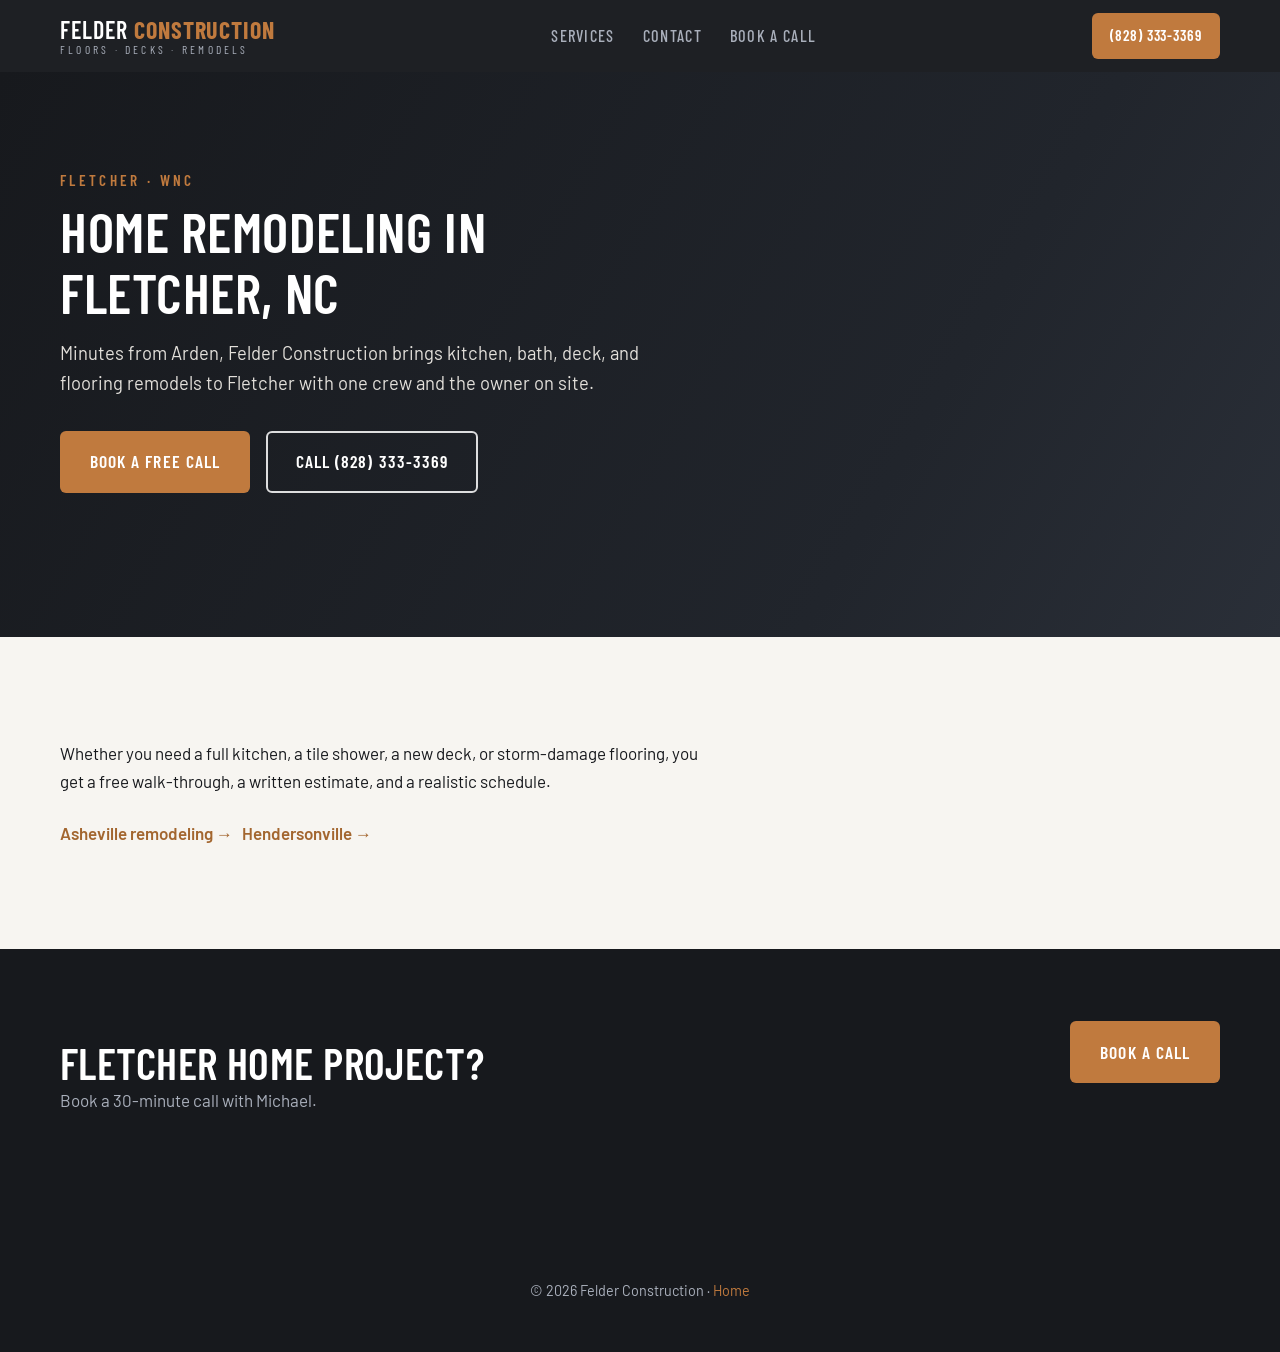
<file: fletcher-remodeling.html>
<!DOCTYPE html>
<html lang="en">
<head>
  <meta charset="UTF-8">
  <meta name="viewport" content="width=device-width, initial-scale=1.0">
  <title>Fletcher NC Remodeling | Felder Construction</title>
  <meta name="description" content="Kitchen, bath, deck, and flooring remodeling in Fletcher NC. Felder Construction — owner-operated, free estimates. (828) 333-3369.">
  <link rel="canonical" href="https://www.mf-revonations.com/fletcher-remodeling">
  <meta property="og:url" content="https://www.mf-revonations.com/fletcher-remodeling">
  <meta property="og:image" content="https://www.mf-revonations.com/assets/hero-master-bath.webp">
  <link rel="stylesheet" href="css/style.css?v=growth1">
  <link href="https://fonts.googleapis.com/css2?family=Barlow+Condensed:wght@500;600;700&family=Barlow:wght@400;500;600&display=swap" rel="stylesheet">
</head>
<body>
  <header class="site-header" id="top">
    <div class="container header-inner">
      <a href="/" class="brand"><span class="brand-name">Felder <strong>Construction</strong></span><span class="brand-tag">Floors · Decks · Remodels</span></a>
      <nav class="main-nav" id="mainNav">
        <a href="/#services">Services</a><a href="/#contact">Contact</a><a href="/#schedule">Book a call</a>
      </nav>
      <div class="header-cta"><a class="btn btn-primary btn-sm" href="tel:+18283333369">(828) 333-3369</a>
        <button class="nav-toggle" id="navToggle" aria-label="Menu" aria-expanded="false"><span></span><span></span><span></span></button></div>
    </div>
  </header>
  <main>
    <section class="subhero"><div class="container">
      <p class="eyebrow">Fletcher · WNC</p>
      <h1>Home remodeling in Fletcher, NC</h1>
      <p class="subhero-sub">Minutes from Arden, Felder Construction brings kitchen, bath, deck, and flooring remodels to Fletcher with one crew and the owner on site.</p>
      <div class="hero-actions">
        <a href="/#schedule" class="btn btn-primary btn-lg">Book a free call</a>
        <a href="tel:+18283333369" class="btn btn-outline btn-lg">Call (828) 333-3369</a>
      </div>
    </div></section>
    <section class="section"><div class="container">
      <p style="max-width:40rem;margin-bottom:1.5rem">Whether you need a full kitchen, a tile shower, a new deck, or storm-damage flooring, you get a free walk-through, a written estimate, and a realistic schedule.</p>
      <p><a class="text-link" href="/asheville-remodeling">Asheville remodeling →</a> &nbsp; <a class="text-link" href="/hendersonville-remodeling">Hendersonville →</a></p>
    </div></section>
    <section class="cta-band"><div class="container cta-band-inner"><div>
      <h2>Fletcher home project?</h2><p>Book a 30-minute call with Michael.</p>
    </div><div class="hero-actions"><a href="/#schedule" class="btn btn-primary btn-lg">Book a call</a></div></div></section>
  </main>
  <footer class="site-footer"><div class="container footer-bottom"><p>&copy; <span id="year"></span> Felder Construction · <a href="/">Home</a></p></div></footer>
  <script>document.getElementById('year').textContent=new Date().getFullYear();var t=document.getElementById('navToggle'),n=document.getElementById('mainNav');t.addEventListener('click',function(){t.setAttribute('aria-expanded',String(n.classList.toggle('open')));});</script>
  <script src="js/analytics.js" defer></script>
</body>
</html>
</file>
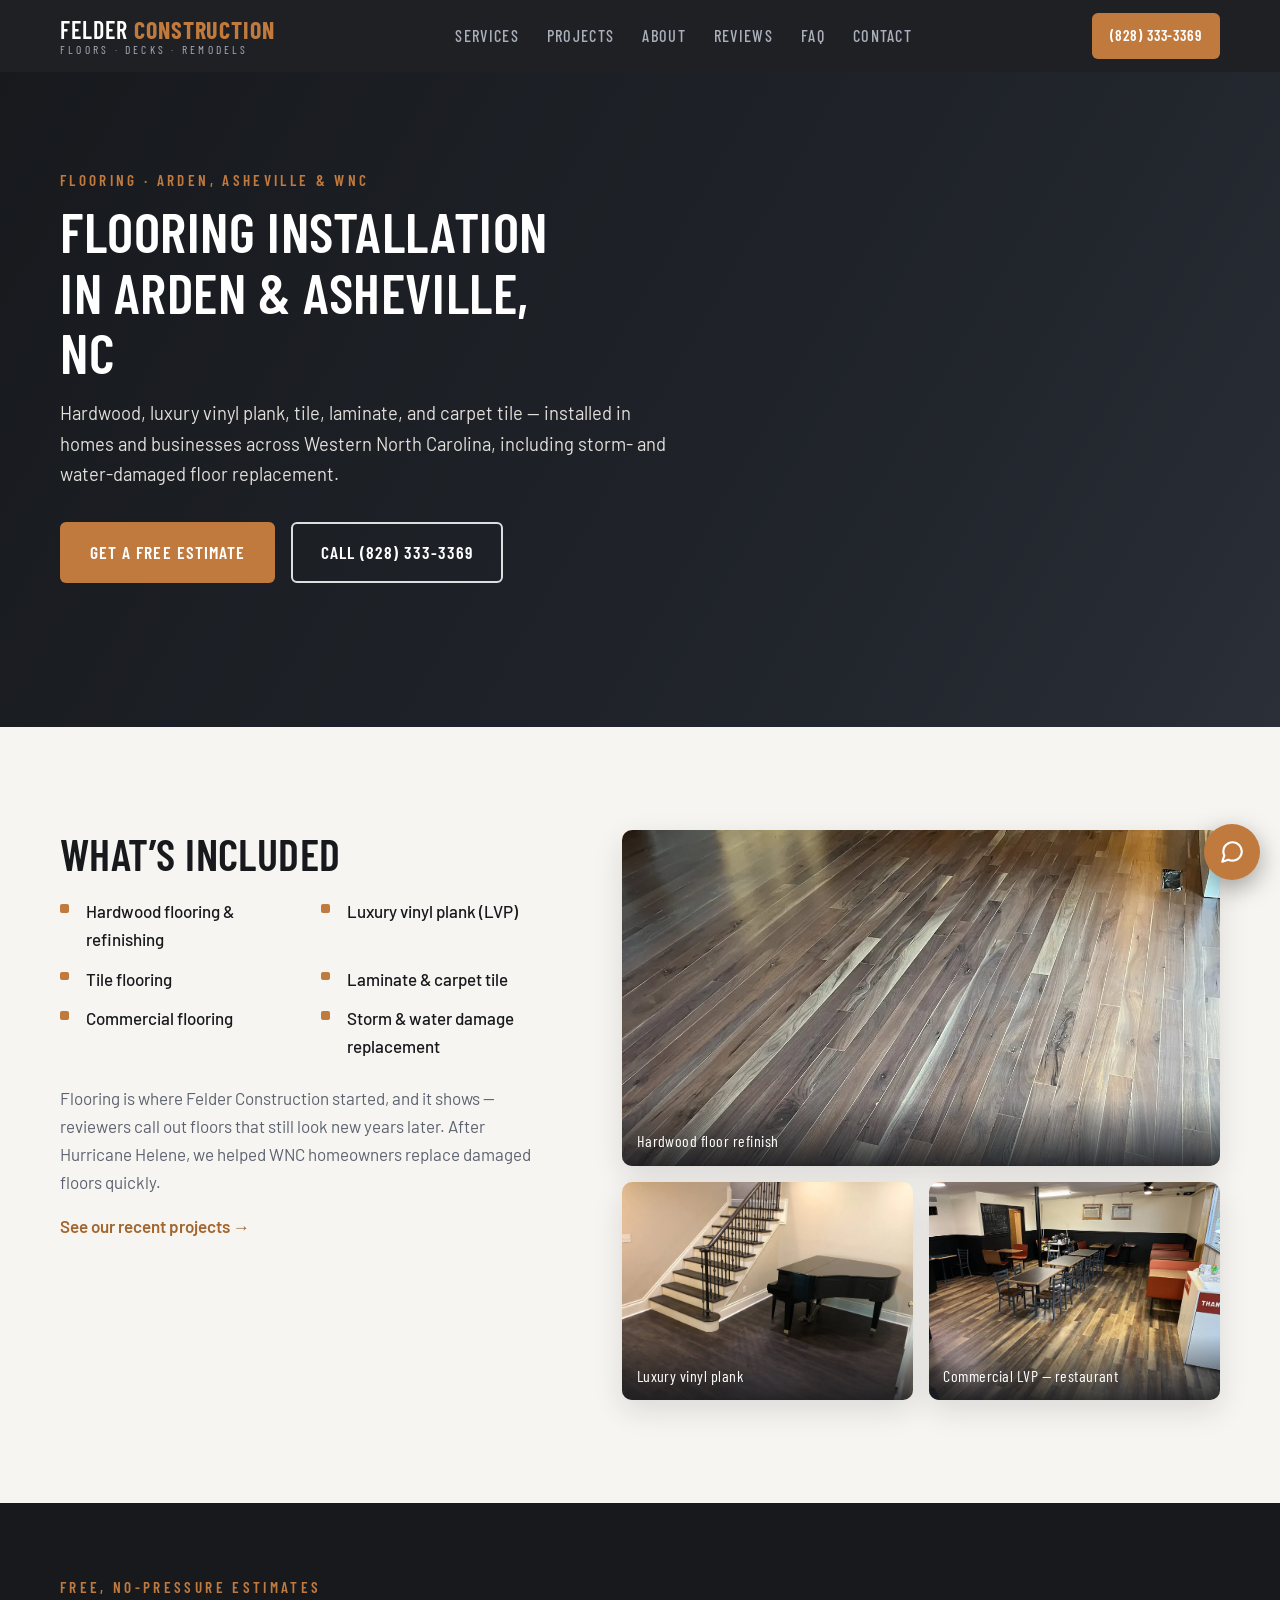
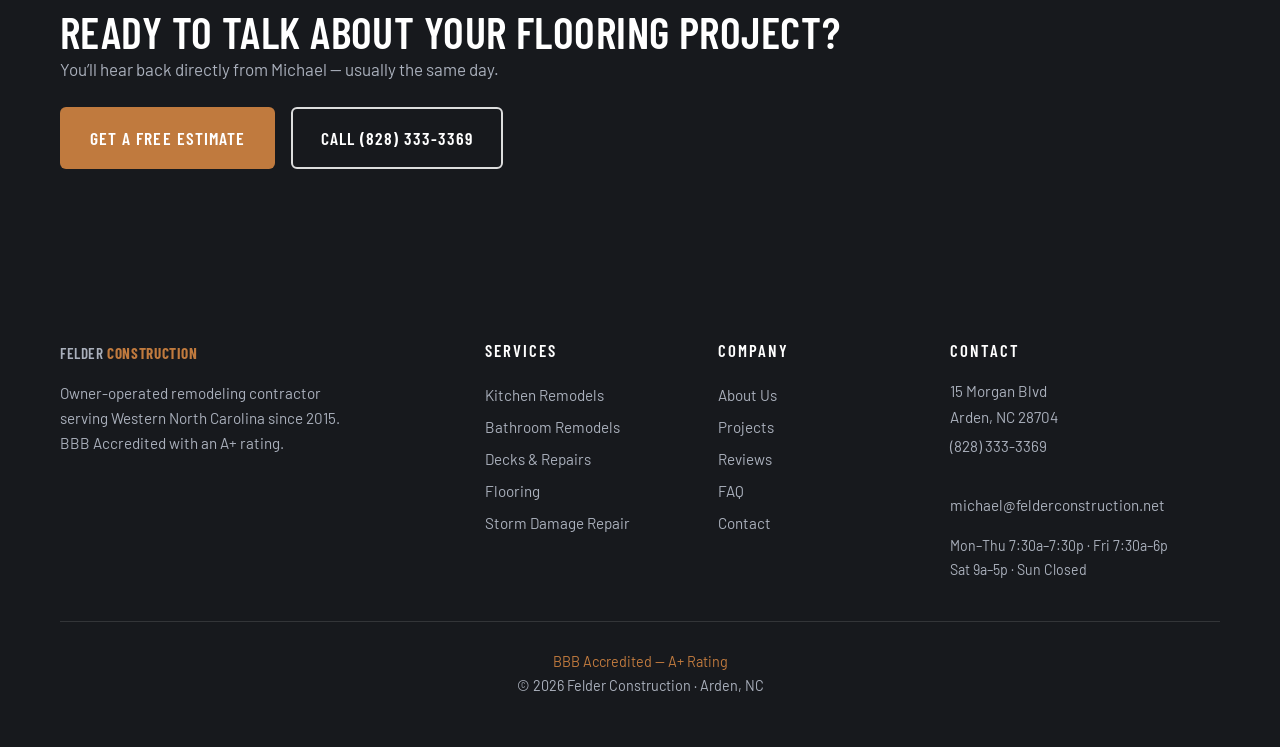
<file: flooring.html>
<!DOCTYPE html>
<html lang="en">
<head>
  <meta charset="UTF-8">
  <meta name="viewport" content="width=device-width, initial-scale=1.0">
  <title>Flooring Installation in Arden & Asheville, NC | Felder Construction</title>
  <meta name="description" content="Flooring installation in Arden, Asheville & Western NC: hardwood, LVP, tile, laminate, carpet tile — homes and commercial. Storm damage replacement. Free estimates: (828) 333-3369.">
  <link rel="canonical" href="https://www.mf-revonations.com/flooring">
  <meta property="og:title" content="Flooring Installation in Arden & Asheville, NC | Felder Construction">
  <meta property="og:description" content="Flooring installation in Arden, Asheville & Western NC: hardwood, LVP, tile, laminate, carpet tile — homes and commercial. Storm damage replacement. Free estimates: (828) 333-3369.">
  <meta property="og:type" content="website">
  <meta property="og:url" content="https://www.mf-revonations.com/flooring">
  <meta property="og:image" content="https://www.mf-revonations.com/assets/floor-hardwood-refinish.webp">
  <meta name="twitter:card" content="summary_large_image">
  <link rel="icon" href="data:image/svg+xml,%3Csvg xmlns='http://www.w3.org/2000/svg' viewBox='0 0 64 64'%3E%3Crect width='64' height='64' rx='12' fill='%2317191d'/%3E%3Ctext x='32' y='45' font-family='Arial, sans-serif' font-size='38' font-weight='bold' fill='%23c07a3e' text-anchor='middle'%3EF%3C/text%3E%3C/svg%3E">
  <link rel="preconnect" href="https://fonts.googleapis.com">
  <link rel="preconnect" href="https://fonts.gstatic.com" crossorigin>
  <link href="https://fonts.googleapis.com/css2?family=Barlow+Condensed:wght@500;600;700&family=Barlow:wght@400;500;600&display=swap" rel="stylesheet">
  <link rel="stylesheet" href="css/style.css">
  <script type="application/ld+json">
  {
    "@context": "https://schema.org",
    "@type": "Service",
    "serviceType": "Flooring installation",
    "provider": {
      "@type": "HomeAndConstructionBusiness",
      "name": "Felder Construction",
      "url": "https://www.mf-revonations.com/",
      "telephone": "+1-828-333-3369",
      "email": "michael@felderconstruction.net",
      "address": {
        "@type": "PostalAddress",
        "streetAddress": "15 Morgan Blvd",
        "addressLocality": "Arden",
        "addressRegion": "NC",
        "postalCode": "28704",
        "addressCountry": "US"
      }
    },
    "areaServed": ["Arden NC", "Asheville NC", "Fletcher NC", "Mills River NC", "Hendersonville NC", "Western North Carolina"]
  }
  </script>
</head>
<body>

  <header class="site-header" id="top">
    <div class="container header-inner">
      <a href="/" class="brand" aria-label="Felder Construction — home">
        <span class="brand-name">Felder <strong>Construction</strong></span>
        <span class="brand-tag">Floors &middot; Decks &middot; Remodels</span>
      </a>
      <nav class="main-nav" id="mainNav" aria-label="Main navigation">
        <a href="/#services">Services</a>
        <a href="/#projects">Projects</a>
        <a href="/#about">About</a>
        <a href="/#reviews">Reviews</a>
        <a href="/#faq">FAQ</a>
        <a href="/#contact">Contact</a>
      </nav>
      <div class="header-cta">
        <a class="btn btn-primary btn-sm" href="tel:+18283333369">(828) 333-3369</a>
        <button class="nav-toggle" id="navToggle" aria-label="Open menu" aria-expanded="false" aria-controls="mainNav">
          <span></span><span></span><span></span>
        </button>
      </div>
    </div>
  </header>

  <main>
    <section class="subhero">
      <div class="container">
        <p class="eyebrow">Flooring &middot; Arden, Asheville &amp; WNC</p>
        <h1>Flooring Installation in Arden &amp; Asheville, NC</h1>
        <p class="subhero-sub">Hardwood, luxury vinyl plank, tile, laminate, and carpet tile — installed in homes and businesses across Western North Carolina, including storm- and water-damaged floor replacement.</p>
        <div class="hero-actions">
          <a href="/#contact" class="btn btn-primary btn-lg">Get a Free Estimate</a>
          <a href="tel:+18283333369" class="btn btn-outline btn-lg">Call (828) 333-3369</a>
        </div>
      </div>
    </section>

    <section class="section">
      <div class="container split">
        <div class="split-copy">
          <h2>What&rsquo;s Included</h2>
          <ul class="included-list">
            <li>Hardwood flooring &amp; refinishing</li>
            <li>Luxury vinyl plank (LVP)</li>
            <li>Tile flooring</li>
            <li>Laminate &amp; carpet tile</li>
            <li>Commercial flooring</li>
            <li>Storm &amp; water damage replacement</li>
          </ul>
          <p class="split-note">Flooring is where Felder Construction started, and it shows — reviewers call out floors that still look new years later. After Hurricane Helene, we helped WNC homeowners replace damaged floors quickly.</p>
          <a href="/#projects" class="text-link">See our recent projects &rarr;</a>
        </div>
        <div class="subpage-photos">
            <figure><img src="assets/floor-hardwood-refinish.webp" alt="Refinished hardwood flooring in a living room" loading="lazy"><figcaption>Hardwood floor refinish</figcaption></figure>
            <figure><img src="assets/floor-stairs-lvp.webp" alt="Luxury vinyl plank flooring in an entryway" loading="lazy"><figcaption>Luxury vinyl plank</figcaption></figure>
            <figure><img src="assets/floor-commercial-lvp.webp" alt="Commercial vinyl plank flooring in a restaurant" loading="lazy"><figcaption>Commercial LVP — restaurant</figcaption></figure>
        </div>
      </div>
    </section>

    <section class="cta-band">
      <div class="container cta-band-inner">
        <div>
          <p class="eyebrow">Free, no-pressure estimates</p>
          <h2>Ready to talk about your flooring project?</h2>
          <p>You&rsquo;ll hear back directly from Michael &mdash; usually the same day.</p>
        </div>
        <div class="hero-actions">
          <a href="/#contact" class="btn btn-primary btn-lg">Get a Free Estimate</a>
          <a href="tel:+18283333369" class="btn btn-outline btn-lg">Call (828) 333-3369</a>
        </div>
      </div>
    </section>
  </main>

  <footer class="site-footer">
    <div class="container footer-grid">
      <div class="footer-col footer-brandcol">
        <a href="/" class="footer-brand">Felder <strong>Construction</strong></a>
        <p>Owner-operated remodeling contractor serving Western North Carolina since 2015. BBB Accredited with an A+ rating.</p>
      </div>
      <div class="footer-col">
        <h4>Services</h4>
        <a href="kitchen-remodeling">Kitchen Remodels</a>
        <a href="bathroom-remodeling">Bathroom Remodels</a>
        <a href="decks">Decks &amp; Repairs</a>
        <a href="flooring">Flooring</a>
        <a href="/#faq">Storm Damage Repair</a>
      </div>
      <div class="footer-col">
        <h4>Company</h4>
        <a href="/#about">About Us</a>
        <a href="/#projects">Projects</a>
        <a href="/#reviews">Reviews</a>
        <a href="/#faq">FAQ</a>
        <a href="/#contact">Contact</a>
      </div>
      <div class="footer-col">
        <h4>Contact</h4>
        <address>
          15 Morgan Blvd<br>
          Arden, NC 28704<br>
          <a href="tel:+18283333369">(828) 333-3369</a><br>
          <a href="mailto:michael@felderconstruction.net">michael@felderconstruction.net</a>
        </address>
        <p class="footer-hours">Mon&ndash;Thu 7:30a&ndash;7:30p &middot; Fri 7:30a&ndash;6p<br>Sat 9a&ndash;5p &middot; Sun Closed</p>
      </div>
    </div>
    <div class="container footer-bottom">
      <p>
        <a href="https://www.bbb.org/us/nc/arden/profile/remodeling/felder-construction-0473-92030730" target="_blank" rel="noopener">BBB Accredited &mdash; A+ Rating</a><br>
        &copy; <span id="year">2025</span> Felder Construction &middot; Arden, NC
      </p>
    </div>
  </footer>
  <a href="tel:+18283333369" class="mobile-call-cta" aria-label="Call Felder Construction now">Call Now &mdash; Free Estimate</a>

  <div class="chat-widget" id="chatWidget">
    <button class="chat-launcher" id="chatLauncher" aria-label="Chat with us" aria-expanded="false" aria-controls="chatPanel">
      <svg viewBox="0 0 24 24" width="26" height="26" fill="none" stroke="currentColor" stroke-width="2" stroke-linecap="round" stroke-linejoin="round" aria-hidden="true"><path d="M21 11.5a8.38 8.38 0 0 1-.9 3.8 8.5 8.5 0 0 1-7.6 4.7 8.38 8.38 0 0 1-3.8-.9L3 21l1.9-5.7a8.38 8.38 0 0 1-.9-3.8 8.5 8.5 0 0 1 4.7-7.6 8.38 8.38 0 0 1 3.8-.9h.5a8.48 8.48 0 0 1 8 8v.5z"/></svg>
    </button>
    <section class="chat-panel" id="chatPanel" aria-label="Chat with Felder Construction" hidden>
      <header class="chat-header">
        <div class="chat-header-text">
          <strong>Felder Construction</strong>
          <span>AI assistant — instant answers, day or night</span>
        </div>
        <button class="chat-close" id="chatClose" aria-label="Close chat">&times;</button>
      </header>
      <div class="chat-messages" id="chatMessages" role="log" aria-live="polite"></div>
      <div class="chat-chips" id="chatChips"></div>
      <form class="chat-input" id="chatForm">
        <input type="text" id="chatText" placeholder="Type a question…" autocomplete="off" aria-label="Type your question">
        <button type="submit" aria-label="Send message">
          <svg viewBox="0 0 24 24" width="18" height="18" fill="none" stroke="currentColor" stroke-width="2" stroke-linecap="round" stroke-linejoin="round" aria-hidden="true"><path d="m22 2-7 20-4-9-9-4 20-7z"/></svg>
        </button>
      </form>
    </section>
  </div>

  <script src="js/main.js" defer></script>
</body>
</html>
</file>
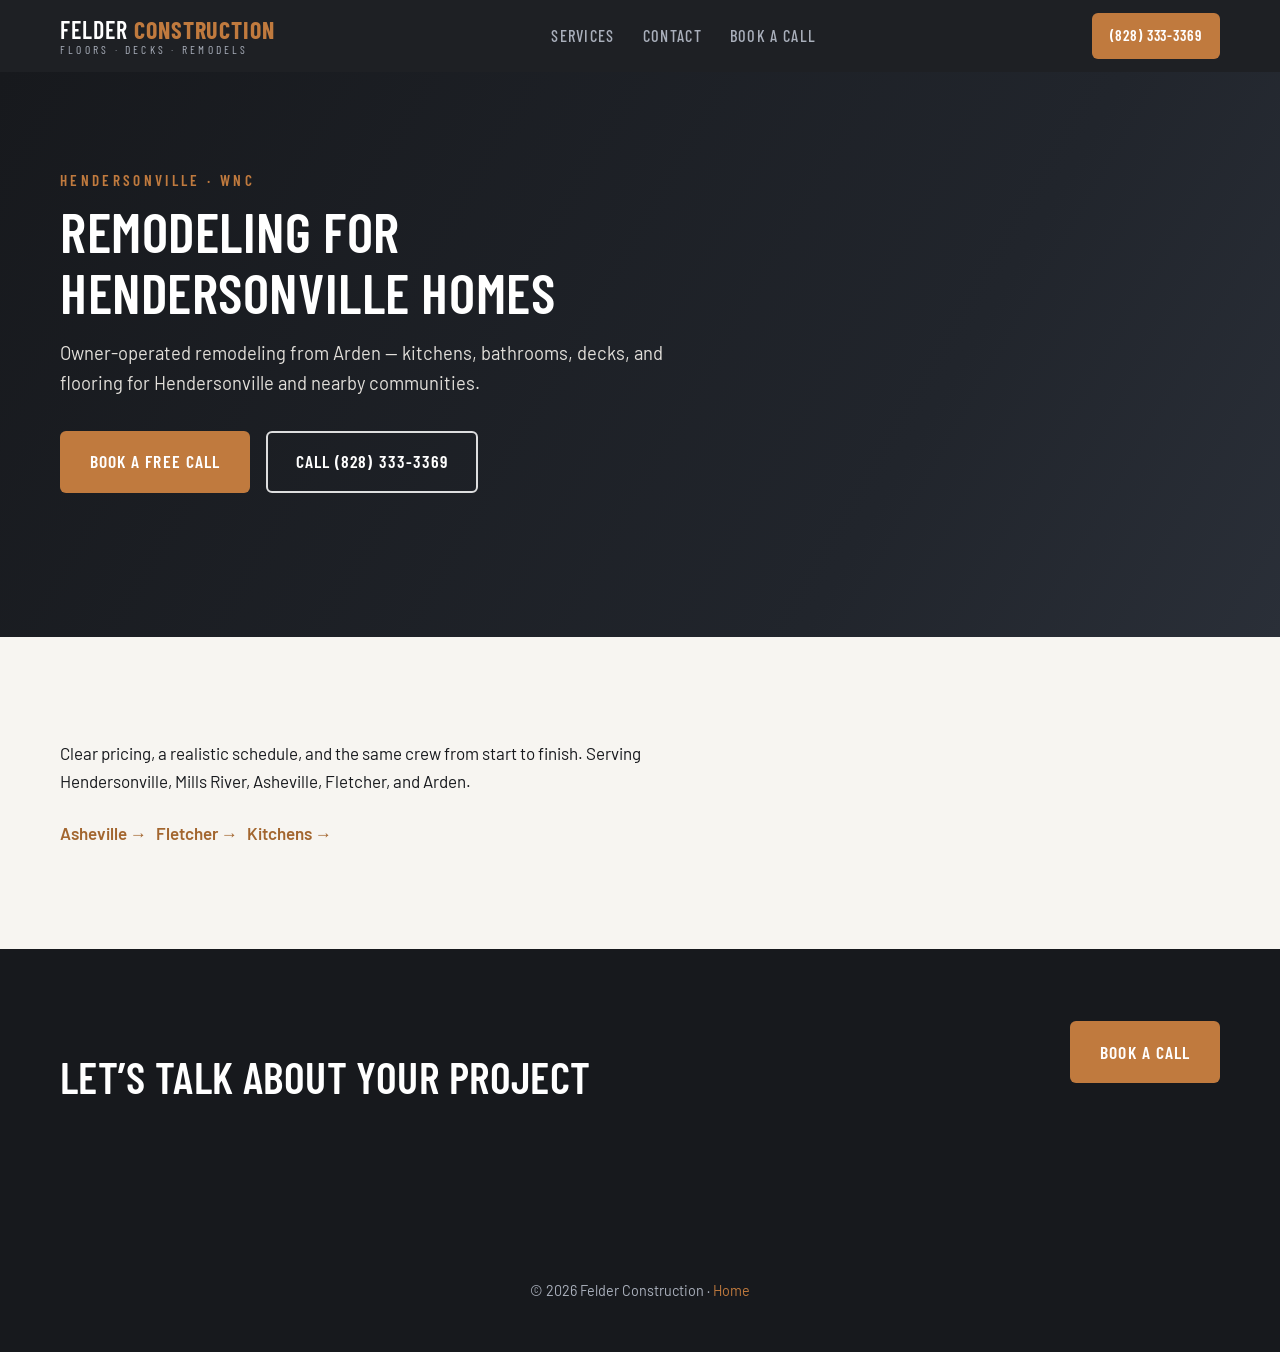
<file: hendersonville-remodeling.html>
<!DOCTYPE html>
<html lang="en">
<head>
  <meta charset="UTF-8">
  <meta name="viewport" content="width=device-width, initial-scale=1.0">
  <title>Hendersonville NC Remodeling | Felder Construction</title>
  <meta name="description" content="Remodeling in Hendersonville NC — kitchens, baths, decks, flooring. Felder Construction, Arden-based, BBB A+. Free estimates (828) 333-3369.">
  <link rel="canonical" href="https://www.mf-revonations.com/hendersonville-remodeling">
  <meta property="og:url" content="https://www.mf-revonations.com/hendersonville-remodeling">
  <meta property="og:image" content="https://www.mf-revonations.com/assets/deck-hot-tub.webp">
  <link rel="stylesheet" href="css/style.css?v=growth1">
  <link href="https://fonts.googleapis.com/css2?family=Barlow+Condensed:wght@500;600;700&family=Barlow:wght@400;500;600&display=swap" rel="stylesheet">
</head>
<body>
  <header class="site-header" id="top">
    <div class="container header-inner">
      <a href="/" class="brand"><span class="brand-name">Felder <strong>Construction</strong></span><span class="brand-tag">Floors · Decks · Remodels</span></a>
      <nav class="main-nav" id="mainNav">
        <a href="/#services">Services</a><a href="/#contact">Contact</a><a href="/#schedule">Book a call</a>
      </nav>
      <div class="header-cta"><a class="btn btn-primary btn-sm" href="tel:+18283333369">(828) 333-3369</a>
        <button class="nav-toggle" id="navToggle" aria-label="Menu" aria-expanded="false"><span></span><span></span><span></span></button></div>
    </div>
  </header>
  <main>
    <section class="subhero"><div class="container">
      <p class="eyebrow">Hendersonville · WNC</p>
      <h1>Remodeling for Hendersonville homes</h1>
      <p class="subhero-sub">Owner-operated remodeling from Arden — kitchens, bathrooms, decks, and flooring for Hendersonville and nearby communities.</p>
      <div class="hero-actions">
        <a href="/#schedule" class="btn btn-primary btn-lg">Book a free call</a>
        <a href="tel:+18283333369" class="btn btn-outline btn-lg">Call (828) 333-3369</a>
      </div>
    </div></section>
    <section class="section"><div class="container">
      <p style="max-width:40rem;margin-bottom:1.5rem">Clear pricing, a realistic schedule, and the same crew from start to finish. Serving Hendersonville, Mills River, Asheville, Fletcher, and Arden.</p>
      <p><a class="text-link" href="/asheville-remodeling">Asheville →</a> &nbsp; <a class="text-link" href="/fletcher-remodeling">Fletcher →</a> &nbsp; <a class="text-link" href="/kitchen-remodeling">Kitchens →</a></p>
    </div></section>
    <section class="cta-band"><div class="container cta-band-inner"><div>
      <h2>Let&rsquo;s talk about your project</h2>
    </div><div class="hero-actions"><a href="/#schedule" class="btn btn-primary btn-lg">Book a call</a></div></div></section>
  </main>
  <footer class="site-footer"><div class="container footer-bottom"><p>&copy; <span id="year"></span> Felder Construction · <a href="/">Home</a></p></div></footer>
  <script>document.getElementById('year').textContent=new Date().getFullYear();var t=document.getElementById('navToggle'),n=document.getElementById('mainNav');t.addEventListener('click',function(){t.setAttribute('aria-expanded',String(n.classList.toggle('open')));});</script>
  <script src="js/analytics.js" defer></script>
</body>
</html>
</file>
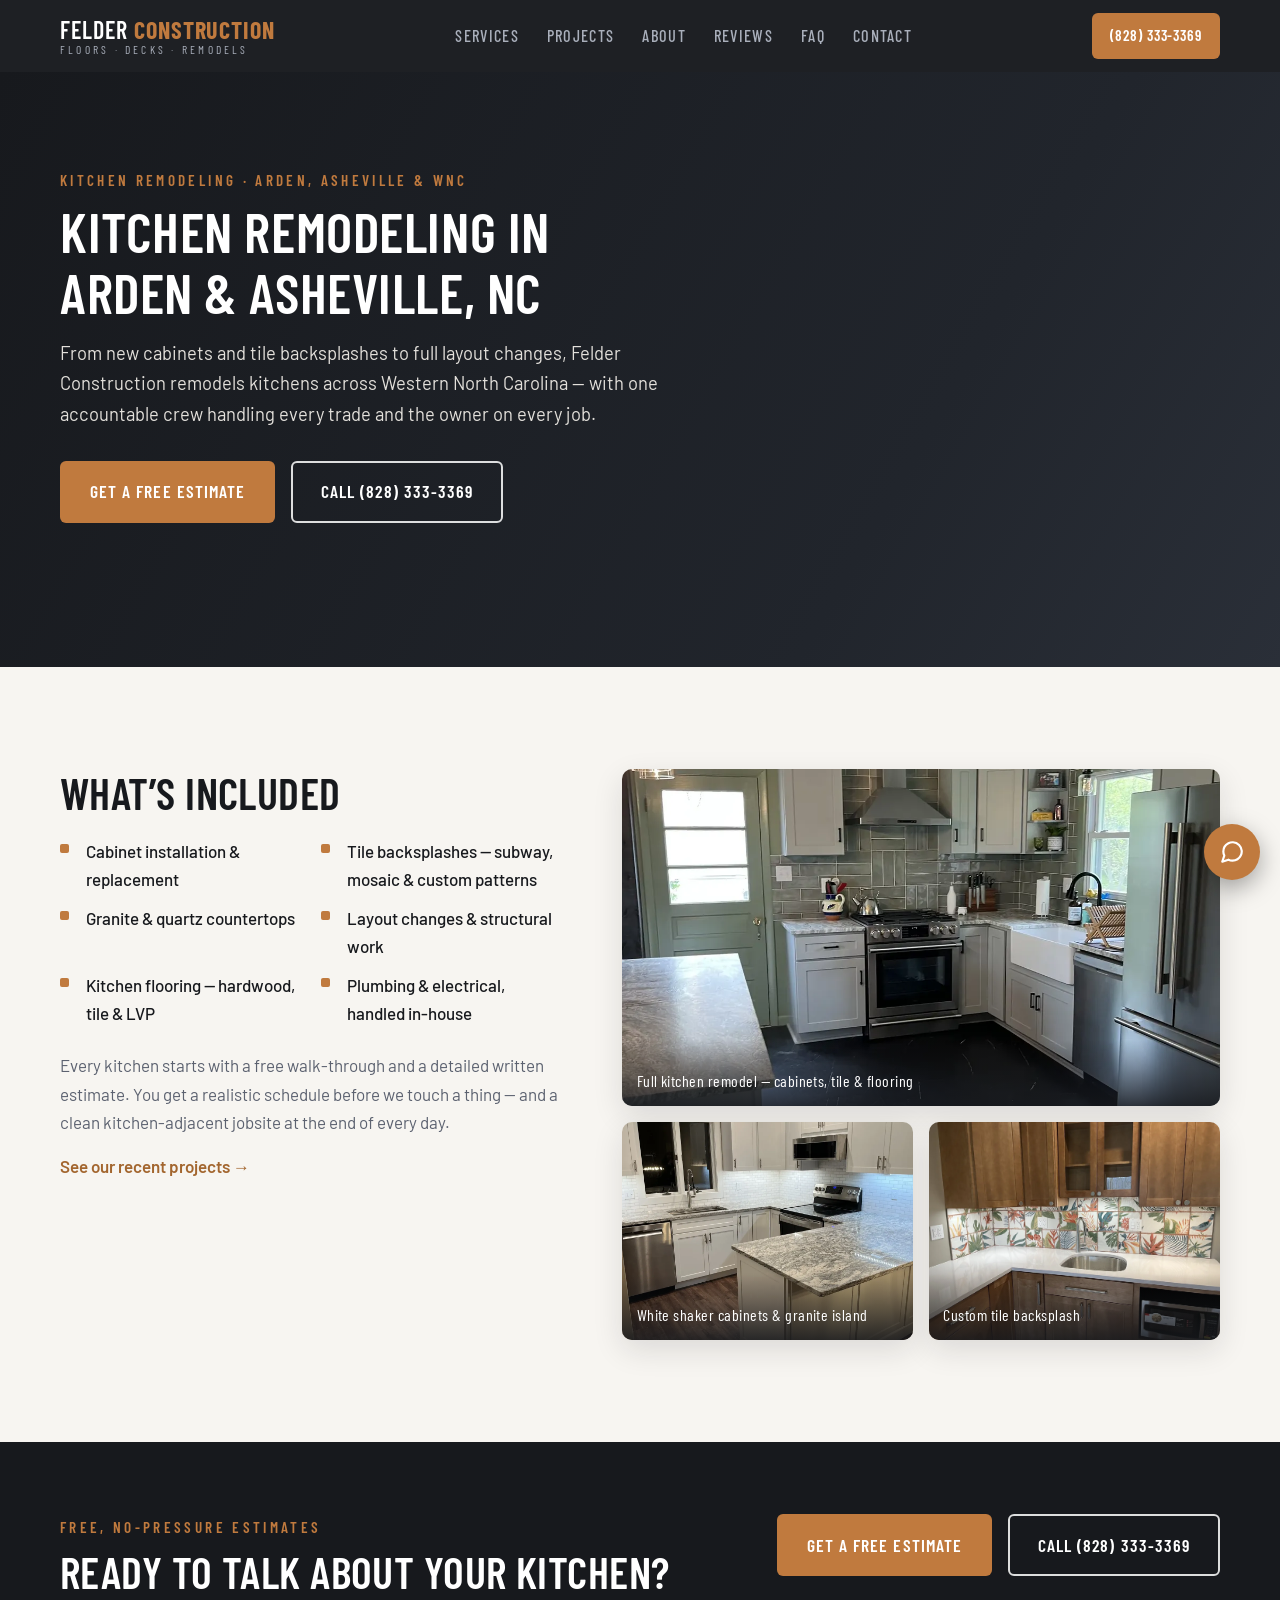
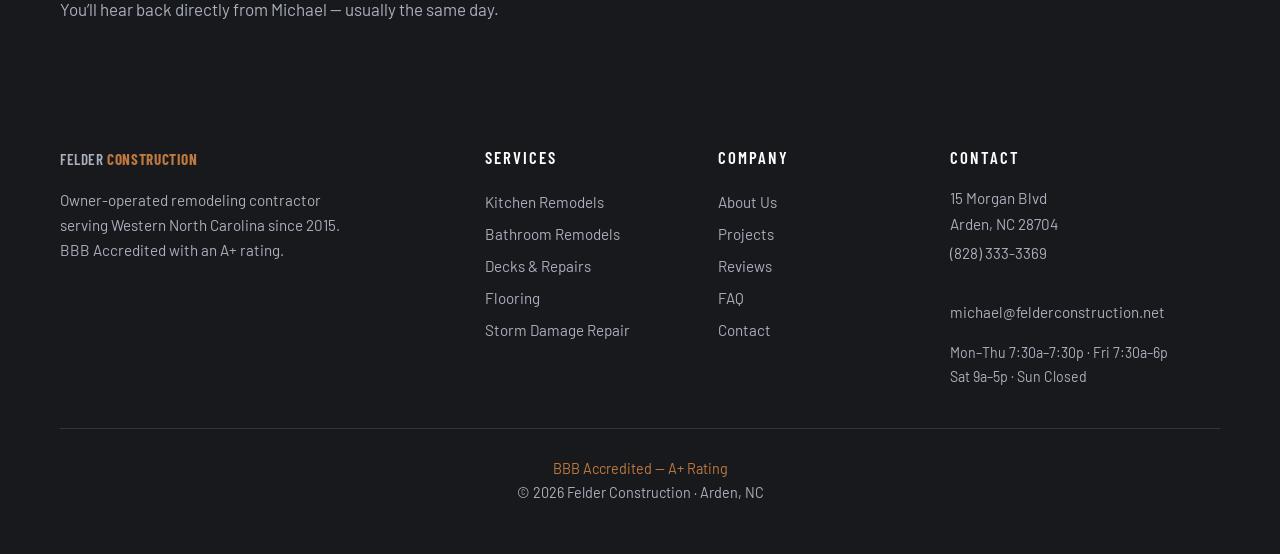
<file: kitchen-remodeling.html>
<!DOCTYPE html>
<html lang="en">
<head>
  <meta charset="UTF-8">
  <meta name="viewport" content="width=device-width, initial-scale=1.0">
  <title>Kitchen Remodeling in Arden & Asheville, NC | Felder Construction</title>
  <meta name="description" content="Kitchen remodels in Arden, Asheville & Western NC: cabinets, tile backsplashes, countertops, layout changes. BBB A+, owner on every job. Free estimates: (828) 333-3369.">
  <link rel="canonical" href="https://www.mf-revonations.com/kitchen-remodeling">
  <meta property="og:title" content="Kitchen Remodeling in Arden & Asheville, NC | Felder Construction">
  <meta property="og:description" content="Kitchen remodels in Arden, Asheville & Western NC: cabinets, tile backsplashes, countertops, layout changes. BBB A+, owner on every job. Free estimates: (828) 333-3369.">
  <meta property="og:type" content="website">
  <meta property="og:url" content="https://www.mf-revonations.com/kitchen-remodeling">
  <meta property="og:image" content="https://www.mf-revonations.com/assets/kitchen-farmhouse.webp">
  <meta name="twitter:card" content="summary_large_image">
  <link rel="icon" href="data:image/svg+xml,%3Csvg xmlns='http://www.w3.org/2000/svg' viewBox='0 0 64 64'%3E%3Crect width='64' height='64' rx='12' fill='%2317191d'/%3E%3Ctext x='32' y='45' font-family='Arial, sans-serif' font-size='38' font-weight='bold' fill='%23c07a3e' text-anchor='middle'%3EF%3C/text%3E%3C/svg%3E">
  <link rel="preconnect" href="https://fonts.googleapis.com">
  <link rel="preconnect" href="https://fonts.gstatic.com" crossorigin>
  <link href="https://fonts.googleapis.com/css2?family=Barlow+Condensed:wght@500;600;700&family=Barlow:wght@400;500;600&display=swap" rel="stylesheet">
  <link rel="stylesheet" href="css/style.css">
  <script type="application/ld+json">
  {
    "@context": "https://schema.org",
    "@type": "Service",
    "serviceType": "Kitchen remodeling",
    "provider": {
      "@type": "HomeAndConstructionBusiness",
      "name": "Felder Construction",
      "url": "https://www.mf-revonations.com/",
      "telephone": "+1-828-333-3369",
      "email": "michael@felderconstruction.net",
      "address": {
        "@type": "PostalAddress",
        "streetAddress": "15 Morgan Blvd",
        "addressLocality": "Arden",
        "addressRegion": "NC",
        "postalCode": "28704",
        "addressCountry": "US"
      }
    },
    "areaServed": ["Arden NC", "Asheville NC", "Fletcher NC", "Mills River NC", "Hendersonville NC", "Western North Carolina"]
  }
  </script>
</head>
<body>

  <header class="site-header" id="top">
    <div class="container header-inner">
      <a href="/" class="brand" aria-label="Felder Construction — home">
        <span class="brand-name">Felder <strong>Construction</strong></span>
        <span class="brand-tag">Floors &middot; Decks &middot; Remodels</span>
      </a>
      <nav class="main-nav" id="mainNav" aria-label="Main navigation">
        <a href="/#services">Services</a>
        <a href="/#projects">Projects</a>
        <a href="/#about">About</a>
        <a href="/#reviews">Reviews</a>
        <a href="/#faq">FAQ</a>
        <a href="/#contact">Contact</a>
      </nav>
      <div class="header-cta">
        <a class="btn btn-primary btn-sm" href="tel:+18283333369">(828) 333-3369</a>
        <button class="nav-toggle" id="navToggle" aria-label="Open menu" aria-expanded="false" aria-controls="mainNav">
          <span></span><span></span><span></span>
        </button>
      </div>
    </div>
  </header>

  <main>
    <section class="subhero">
      <div class="container">
        <p class="eyebrow">Kitchen Remodeling &middot; Arden, Asheville &amp; WNC</p>
        <h1>Kitchen Remodeling in Arden &amp; Asheville, NC</h1>
        <p class="subhero-sub">From new cabinets and tile backsplashes to full layout changes, Felder Construction remodels kitchens across Western North Carolina — with one accountable crew handling every trade and the owner on every job.</p>
        <div class="hero-actions">
          <a href="/#contact" class="btn btn-primary btn-lg">Get a Free Estimate</a>
          <a href="tel:+18283333369" class="btn btn-outline btn-lg">Call (828) 333-3369</a>
        </div>
      </div>
    </section>

    <section class="section">
      <div class="container split">
        <div class="split-copy">
          <h2>What&rsquo;s Included</h2>
          <ul class="included-list">
            <li>Cabinet installation &amp; replacement</li>
            <li>Tile backsplashes — subway, mosaic &amp; custom patterns</li>
            <li>Granite &amp; quartz countertops</li>
            <li>Layout changes &amp; structural work</li>
            <li>Kitchen flooring — hardwood, tile &amp; LVP</li>
            <li>Plumbing &amp; electrical, handled in-house</li>
          </ul>
          <p class="split-note">Every kitchen starts with a free walk-through and a detailed written estimate. You get a realistic schedule before we touch a thing — and a clean kitchen-adjacent jobsite at the end of every day.</p>
          <a href="/#projects" class="text-link">See our recent projects &rarr;</a>
        </div>
        <div class="subpage-photos">
            <figure><img src="assets/kitchen-farmhouse.webp" alt="Remodeled kitchen with white cabinets and farmhouse sink" loading="lazy"><figcaption>Full kitchen remodel — cabinets, tile &amp; flooring</figcaption></figure>
            <figure><img src="assets/kitchen-white-granite.webp" alt="Kitchen remodel with white shaker cabinets and granite island" loading="lazy"><figcaption>White shaker cabinets &amp; granite island</figcaption></figure>
            <figure><img src="assets/kitchen-tropical-backsplash.webp" alt="Custom botanical tile backsplash in a remodeled kitchen" loading="lazy"><figcaption>Custom tile backsplash</figcaption></figure>
        </div>
      </div>
    </section>

    <section class="cta-band">
      <div class="container cta-band-inner">
        <div>
          <p class="eyebrow">Free, no-pressure estimates</p>
          <h2>Ready to talk about your kitchen?</h2>
          <p>You&rsquo;ll hear back directly from Michael &mdash; usually the same day.</p>
        </div>
        <div class="hero-actions">
          <a href="/#contact" class="btn btn-primary btn-lg">Get a Free Estimate</a>
          <a href="tel:+18283333369" class="btn btn-outline btn-lg">Call (828) 333-3369</a>
        </div>
      </div>
    </section>
  </main>

  <footer class="site-footer">
    <div class="container footer-grid">
      <div class="footer-col footer-brandcol">
        <a href="/" class="footer-brand">Felder <strong>Construction</strong></a>
        <p>Owner-operated remodeling contractor serving Western North Carolina since 2015. BBB Accredited with an A+ rating.</p>
      </div>
      <div class="footer-col">
        <h4>Services</h4>
        <a href="kitchen-remodeling">Kitchen Remodels</a>
        <a href="bathroom-remodeling">Bathroom Remodels</a>
        <a href="decks">Decks &amp; Repairs</a>
        <a href="flooring">Flooring</a>
        <a href="/#faq">Storm Damage Repair</a>
      </div>
      <div class="footer-col">
        <h4>Company</h4>
        <a href="/#about">About Us</a>
        <a href="/#projects">Projects</a>
        <a href="/#reviews">Reviews</a>
        <a href="/#faq">FAQ</a>
        <a href="/#contact">Contact</a>
      </div>
      <div class="footer-col">
        <h4>Contact</h4>
        <address>
          15 Morgan Blvd<br>
          Arden, NC 28704<br>
          <a href="tel:+18283333369">(828) 333-3369</a><br>
          <a href="mailto:michael@felderconstruction.net">michael@felderconstruction.net</a>
        </address>
        <p class="footer-hours">Mon&ndash;Thu 7:30a&ndash;7:30p &middot; Fri 7:30a&ndash;6p<br>Sat 9a&ndash;5p &middot; Sun Closed</p>
      </div>
    </div>
    <div class="container footer-bottom">
      <p>
        <a href="https://www.bbb.org/us/nc/arden/profile/remodeling/felder-construction-0473-92030730" target="_blank" rel="noopener">BBB Accredited &mdash; A+ Rating</a><br>
        &copy; <span id="year">2025</span> Felder Construction &middot; Arden, NC
      </p>
    </div>
  </footer>
  <a href="tel:+18283333369" class="mobile-call-cta" aria-label="Call Felder Construction now">Call Now &mdash; Free Estimate</a>

  <div class="chat-widget" id="chatWidget">
    <button class="chat-launcher" id="chatLauncher" aria-label="Chat with us" aria-expanded="false" aria-controls="chatPanel">
      <svg viewBox="0 0 24 24" width="26" height="26" fill="none" stroke="currentColor" stroke-width="2" stroke-linecap="round" stroke-linejoin="round" aria-hidden="true"><path d="M21 11.5a8.38 8.38 0 0 1-.9 3.8 8.5 8.5 0 0 1-7.6 4.7 8.38 8.38 0 0 1-3.8-.9L3 21l1.9-5.7a8.38 8.38 0 0 1-.9-3.8 8.5 8.5 0 0 1 4.7-7.6 8.38 8.38 0 0 1 3.8-.9h.5a8.48 8.48 0 0 1 8 8v.5z"/></svg>
    </button>
    <section class="chat-panel" id="chatPanel" aria-label="Chat with Felder Construction" hidden>
      <header class="chat-header">
        <div class="chat-header-text">
          <strong>Felder Construction</strong>
          <span>AI assistant — instant answers, day or night</span>
        </div>
        <button class="chat-close" id="chatClose" aria-label="Close chat">&times;</button>
      </header>
      <div class="chat-messages" id="chatMessages" role="log" aria-live="polite"></div>
      <div class="chat-chips" id="chatChips"></div>
      <form class="chat-input" id="chatForm">
        <input type="text" id="chatText" placeholder="Type a question…" autocomplete="off" aria-label="Type your question">
        <button type="submit" aria-label="Send message">
          <svg viewBox="0 0 24 24" width="18" height="18" fill="none" stroke="currentColor" stroke-width="2" stroke-linecap="round" stroke-linejoin="round" aria-hidden="true"><path d="m22 2-7 20-4-9-9-4 20-7z"/></svg>
        </button>
      </form>
    </section>
  </div>

  <script src="js/main.js" defer></script>
</body>
</html>
</file>
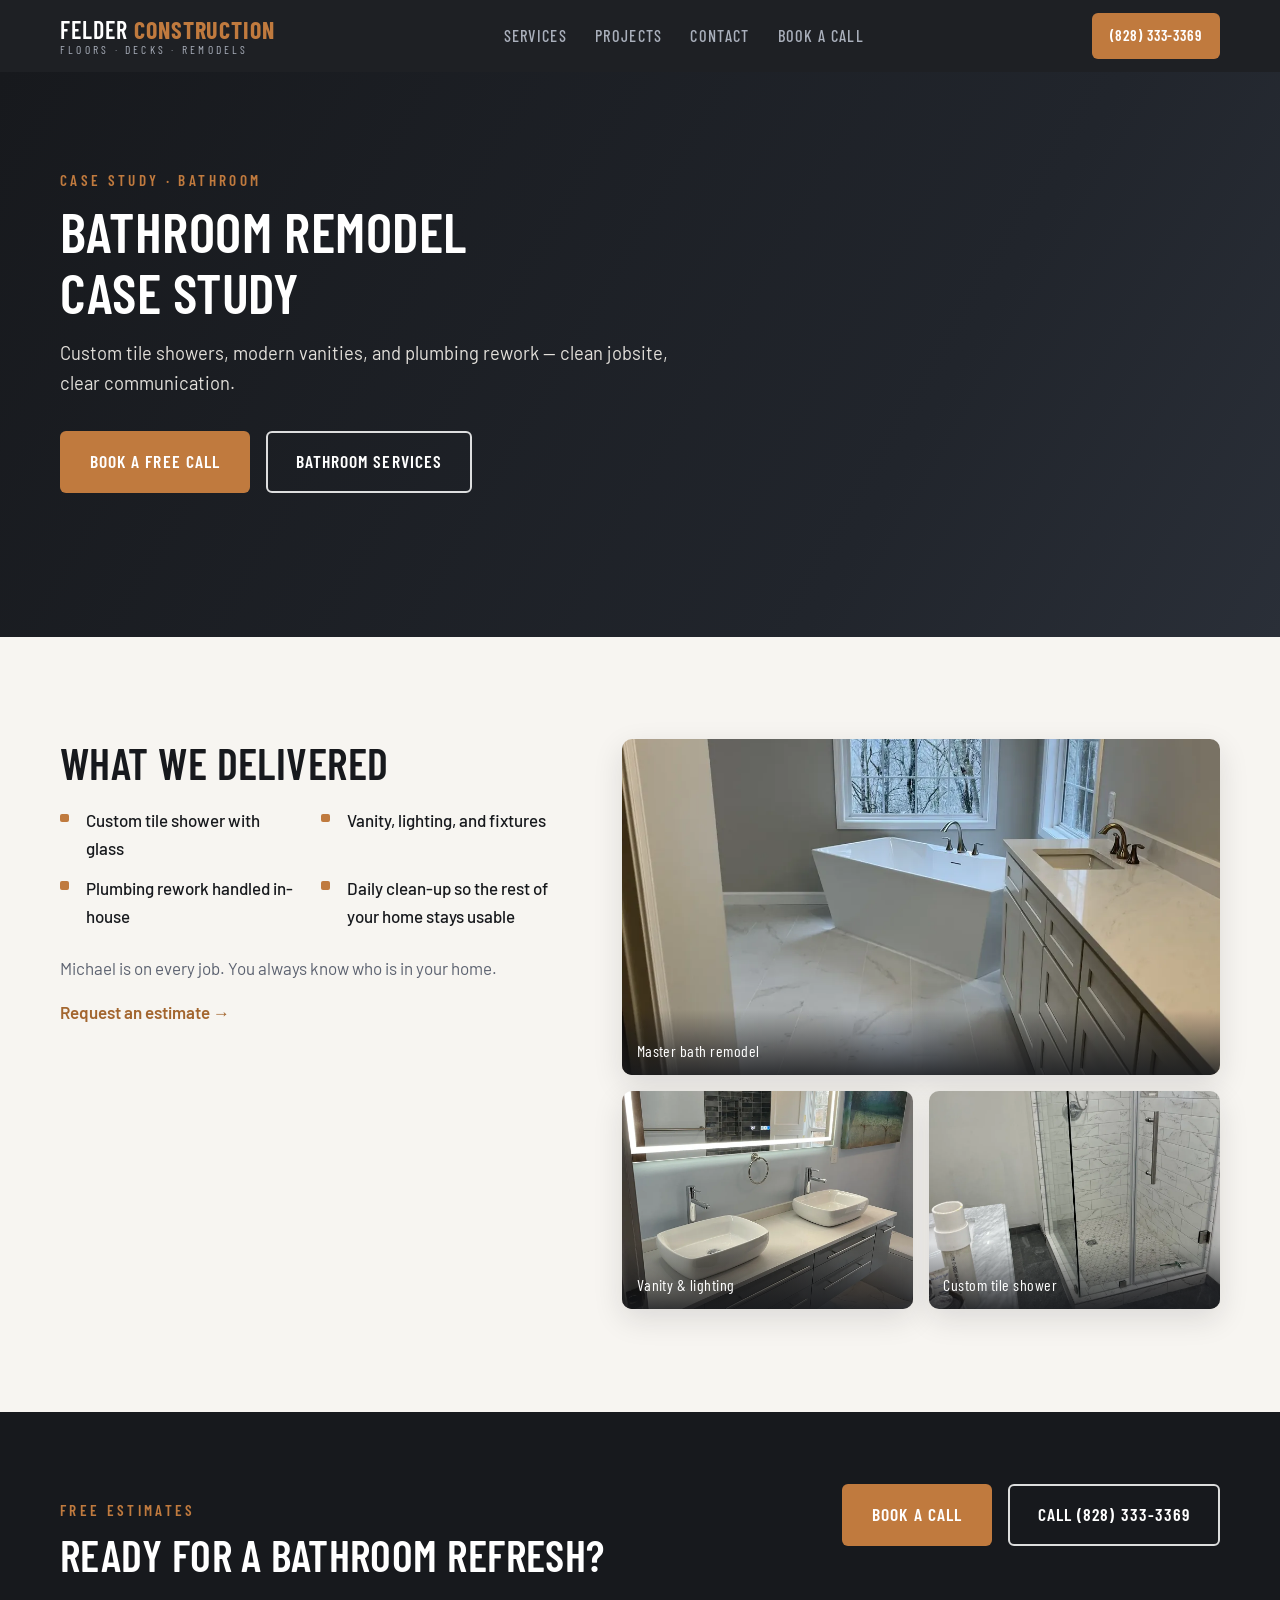
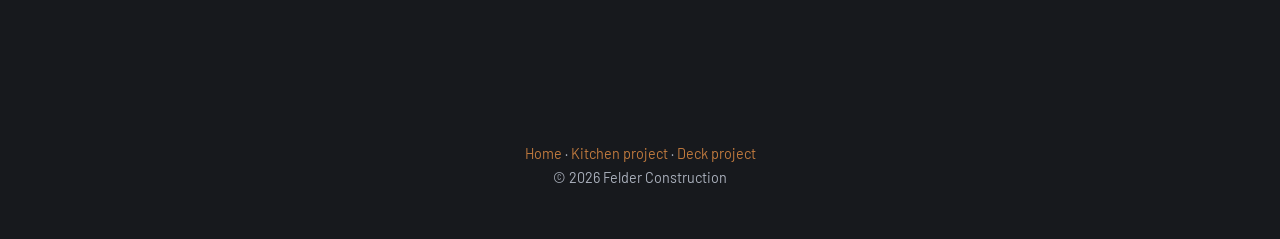
<file: project-bathroom.html>
<!DOCTYPE html>
<html lang="en">
<head>
  <meta charset="UTF-8">
  <meta name="viewport" content="width=device-width, initial-scale=1.0">
  <title>Bathroom Remodel Case Study | Felder Construction Arden NC</title>
  <meta name="description" content="Bathroom remodel case study — custom tile showers, vanities, and plumbing rework by Felder Construction in Arden &amp; Asheville NC.">
  <link rel="canonical" href="https://www.mf-revonations.com/project-bathroom">
  <meta property="og:title" content="Bathroom Remodel Case Study | Felder Construction">
  <meta property="og:url" content="https://www.mf-revonations.com/project-bathroom">
  <meta property="og:image" content="https://www.mf-revonations.com/assets/hero-master-bath.webp">
  <link rel="stylesheet" href="css/style.css?v=growth1">
  <link href="https://fonts.googleapis.com/css2?family=Barlow+Condensed:wght@500;600;700&family=Barlow:wght@400;500;600&display=swap" rel="stylesheet">
</head>
<body>
  <header class="site-header" id="top">
    <div class="container header-inner">
      <a href="/" class="brand"><span class="brand-name">Felder <strong>Construction</strong></span><span class="brand-tag">Floors · Decks · Remodels</span></a>
      <nav class="main-nav" id="mainNav">
        <a href="/#services">Services</a><a href="/#projects">Projects</a><a href="/#contact">Contact</a><a href="/#schedule">Book a call</a>
      </nav>
      <div class="header-cta"><a class="btn btn-primary btn-sm" href="tel:+18283333369">(828) 333-3369</a>
        <button class="nav-toggle" id="navToggle" aria-label="Menu" aria-expanded="false"><span></span><span></span><span></span></button></div>
    </div>
  </header>
  <main>
    <section class="subhero"><div class="container">
      <p class="eyebrow">Case study · Bathroom</p>
      <h1>Bathroom remodel case study</h1>
      <p class="subhero-sub">Custom tile showers, modern vanities, and plumbing rework — clean jobsite, clear communication.</p>
      <div class="hero-actions">
        <a href="/#schedule" class="btn btn-primary btn-lg">Book a free call</a>
        <a href="/bathroom-remodeling" class="btn btn-outline btn-lg">Bathroom services</a>
      </div>
    </div></section>
    <section class="section"><div class="container split">
      <div class="split-copy">
        <h2>What we delivered</h2>
        <ul class="included-list">
          <li>Custom tile shower with glass</li>
          <li>Vanity, lighting, and fixtures</li>
          <li>Plumbing rework handled in-house</li>
          <li>Daily clean-up so the rest of your home stays usable</li>
        </ul>
        <p class="split-note">Michael is on every job. You always know who is in your home.</p>
        <a href="/#contact" class="text-link">Request an estimate →</a>
      </div>
      <div class="subpage-photos">
        <figure><img src="assets/hero-master-bath.webp" alt="Master bathroom with freestanding tub" loading="lazy"><figcaption>Master bath remodel</figcaption></figure>
        <figure><img src="assets/bath-vanity-led.webp" alt="Vanity with LED mirror" loading="lazy"><figcaption>Vanity &amp; lighting</figcaption></figure>
        <figure><img src="assets/shower-marble-glass.webp" alt="Marble tile shower with glass" loading="lazy"><figcaption>Custom tile shower</figcaption></figure>
      </div>
    </div></section>
    <section class="cta-band"><div class="container cta-band-inner"><div>
      <p class="eyebrow">Free estimates</p><h2>Ready for a bathroom refresh?</h2>
    </div><div class="hero-actions">
      <a href="/#schedule" class="btn btn-primary btn-lg">Book a call</a>
      <a href="tel:+18283333369" class="btn btn-outline btn-lg">Call (828) 333-3369</a>
    </div></div></section>
  </main>
  <footer class="site-footer"><div class="container footer-bottom"><p>
    <a href="/">Home</a> · <a href="/project-kitchen">Kitchen project</a> · <a href="/project-deck">Deck project</a><br>
    &copy; <span id="year"></span> Felder Construction
  </p></div></footer>
  <script>document.getElementById('year').textContent=new Date().getFullYear();var t=document.getElementById('navToggle'),n=document.getElementById('mainNav');t.addEventListener('click',function(){t.setAttribute('aria-expanded',String(n.classList.toggle('open')));});</script>
  <script src="js/analytics.js" defer></script>
</body>
</html>
</file>
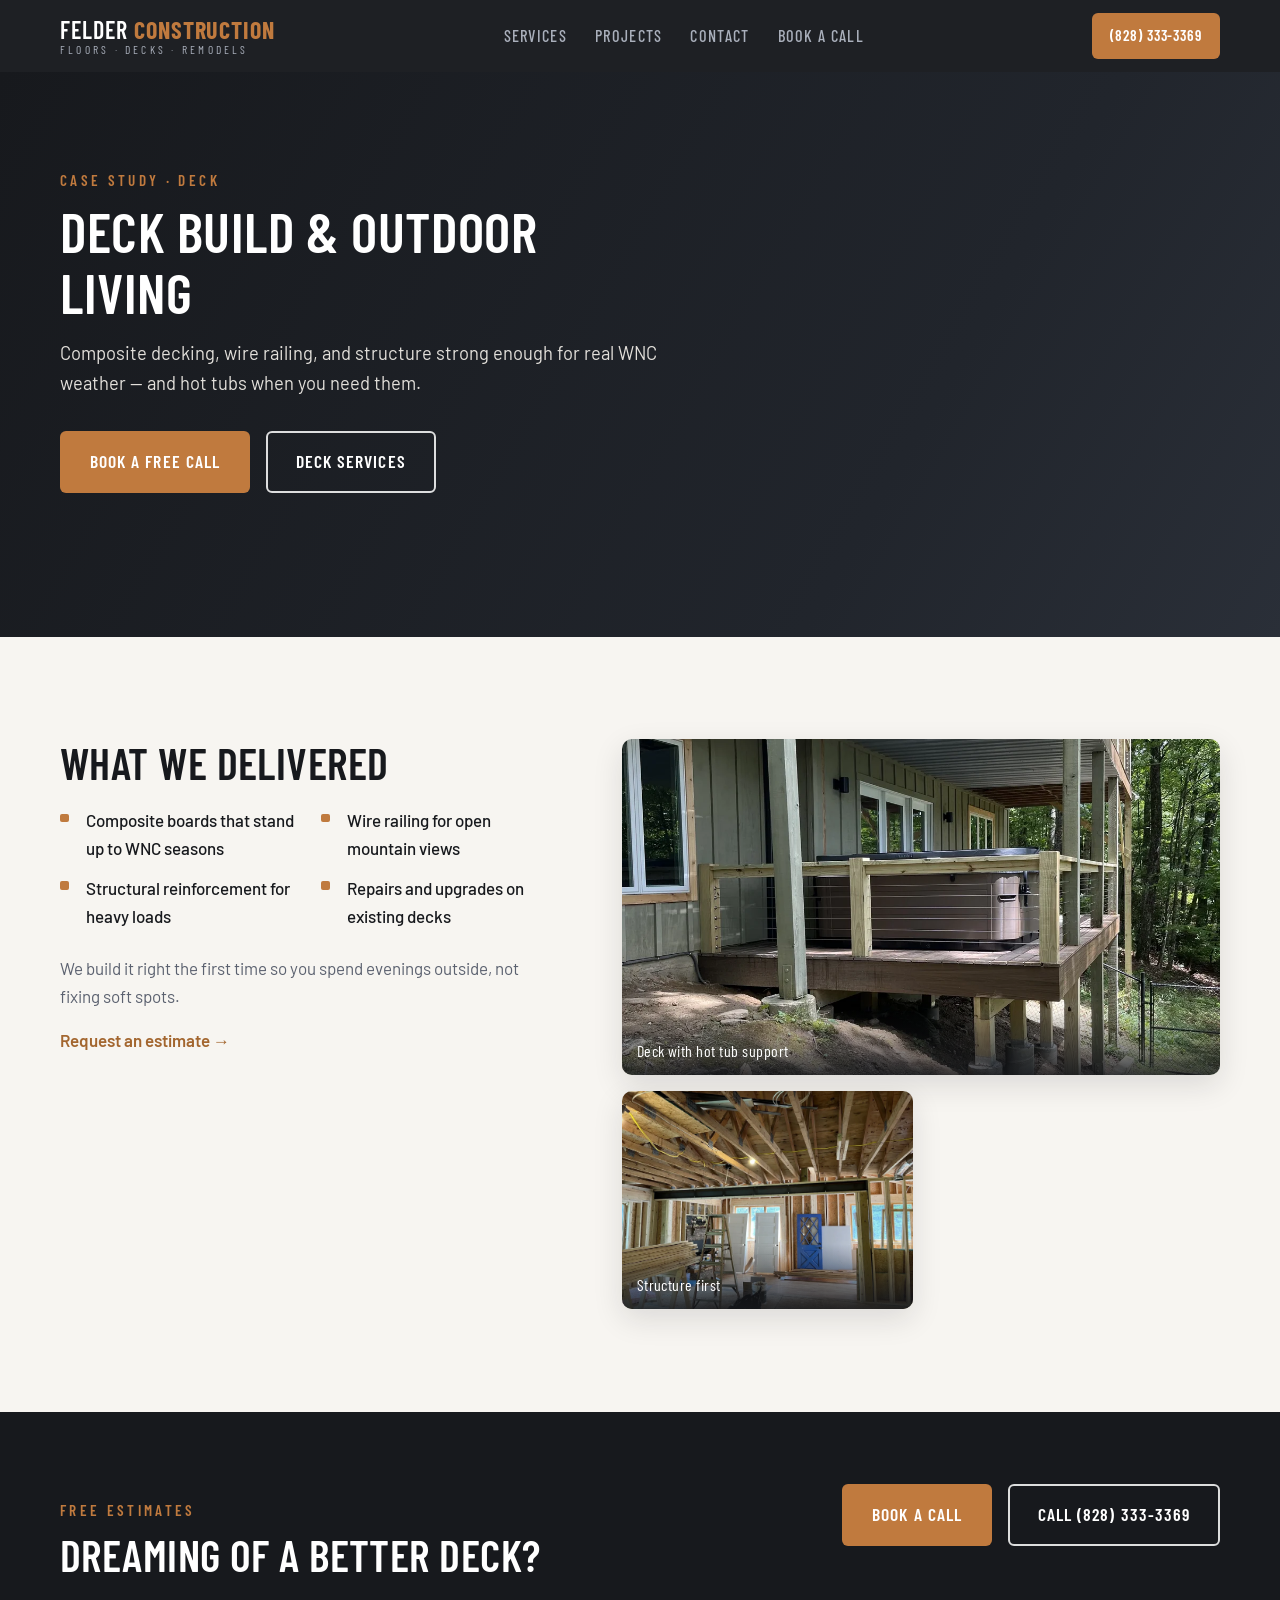
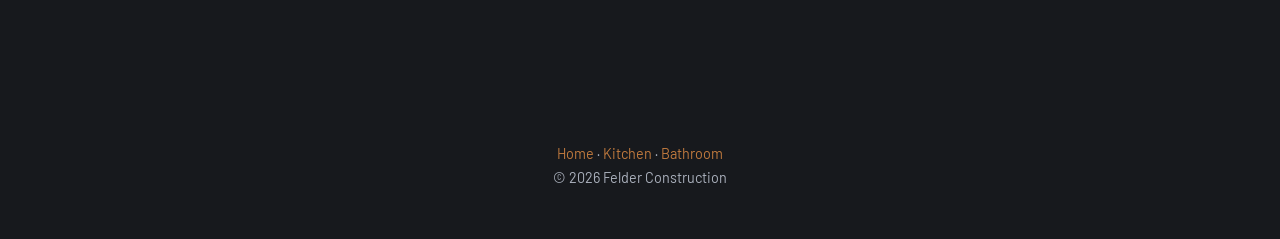
<file: project-deck.html>
<!DOCTYPE html>
<html lang="en">
<head>
  <meta charset="UTF-8">
  <meta name="viewport" content="width=device-width, initial-scale=1.0">
  <title>Deck Build Case Study | Felder Construction Arden NC</title>
  <meta name="description" content="Deck build and repair case study — composite boards, wire railing, hot tub support by Felder Construction in Arden &amp; Asheville NC.">
  <link rel="canonical" href="https://www.mf-revonations.com/project-deck">
  <meta property="og:title" content="Deck Build Case Study | Felder Construction">
  <meta property="og:url" content="https://www.mf-revonations.com/project-deck">
  <meta property="og:image" content="https://www.mf-revonations.com/assets/deck-hot-tub.webp">
  <link rel="stylesheet" href="css/style.css?v=growth1">
  <link href="https://fonts.googleapis.com/css2?family=Barlow+Condensed:wght@500;600;700&family=Barlow:wght@400;500;600&display=swap" rel="stylesheet">
</head>
<body>
  <header class="site-header" id="top">
    <div class="container header-inner">
      <a href="/" class="brand"><span class="brand-name">Felder <strong>Construction</strong></span><span class="brand-tag">Floors · Decks · Remodels</span></a>
      <nav class="main-nav" id="mainNav">
        <a href="/#services">Services</a><a href="/#projects">Projects</a><a href="/#contact">Contact</a><a href="/#schedule">Book a call</a>
      </nav>
      <div class="header-cta"><a class="btn btn-primary btn-sm" href="tel:+18283333369">(828) 333-3369</a>
        <button class="nav-toggle" id="navToggle" aria-label="Menu" aria-expanded="false"><span></span><span></span><span></span></button></div>
    </div>
  </header>
  <main>
    <section class="subhero"><div class="container">
      <p class="eyebrow">Case study · Deck</p>
      <h1>Deck build &amp; outdoor living</h1>
      <p class="subhero-sub">Composite decking, wire railing, and structure strong enough for real WNC weather — and hot tubs when you need them.</p>
      <div class="hero-actions">
        <a href="/#schedule" class="btn btn-primary btn-lg">Book a free call</a>
        <a href="/decks" class="btn btn-outline btn-lg">Deck services</a>
      </div>
    </div></section>
    <section class="section"><div class="container split">
      <div class="split-copy">
        <h2>What we delivered</h2>
        <ul class="included-list">
          <li>Composite boards that stand up to WNC seasons</li>
          <li>Wire railing for open mountain views</li>
          <li>Structural reinforcement for heavy loads</li>
          <li>Repairs and upgrades on existing decks</li>
        </ul>
        <p class="split-note">We build it right the first time so you spend evenings outside, not fixing soft spots.</p>
        <a href="/#contact" class="text-link">Request an estimate →</a>
      </div>
      <div class="subpage-photos">
        <figure><img src="assets/deck-hot-tub.webp" alt="Composite deck with wire railing and hot tub" loading="lazy"><figcaption>Deck with hot tub support</figcaption></figure>
        <figure><img src="assets/framing-steel-beam.webp" alt="Structural framing work" loading="lazy"><figcaption>Structure first</figcaption></figure>
      </div>
    </div></section>
    <section class="cta-band"><div class="container cta-band-inner"><div>
      <p class="eyebrow">Free estimates</p><h2>Dreaming of a better deck?</h2>
    </div><div class="hero-actions">
      <a href="/#schedule" class="btn btn-primary btn-lg">Book a call</a>
      <a href="tel:+18283333369" class="btn btn-outline btn-lg">Call (828) 333-3369</a>
    </div></div></section>
  </main>
  <footer class="site-footer"><div class="container footer-bottom"><p>
    <a href="/">Home</a> · <a href="/project-kitchen">Kitchen</a> · <a href="/project-bathroom">Bathroom</a><br>
    &copy; <span id="year"></span> Felder Construction
  </p></div></footer>
  <script>document.getElementById('year').textContent=new Date().getFullYear();var t=document.getElementById('navToggle'),n=document.getElementById('mainNav');t.addEventListener('click',function(){t.setAttribute('aria-expanded',String(n.classList.toggle('open')));});</script>
  <script src="js/analytics.js" defer></script>
</body>
</html>
</file>
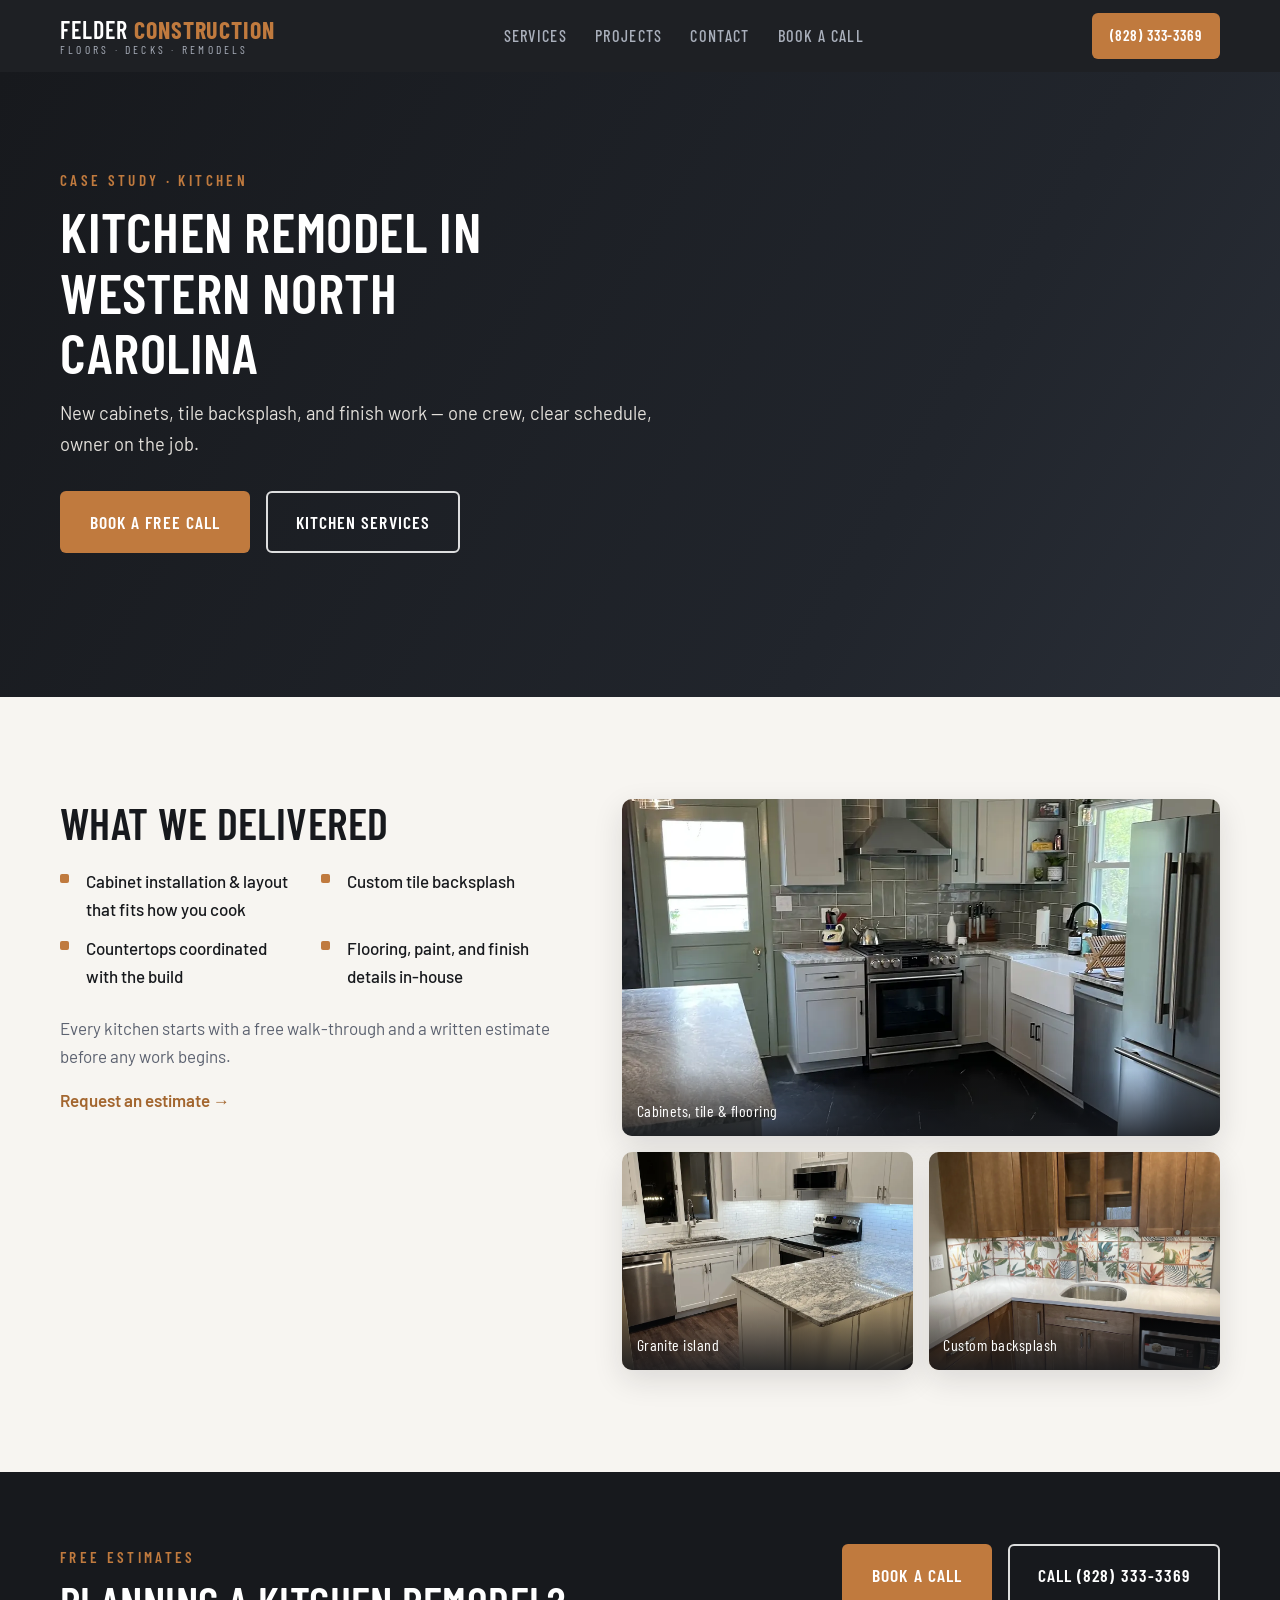
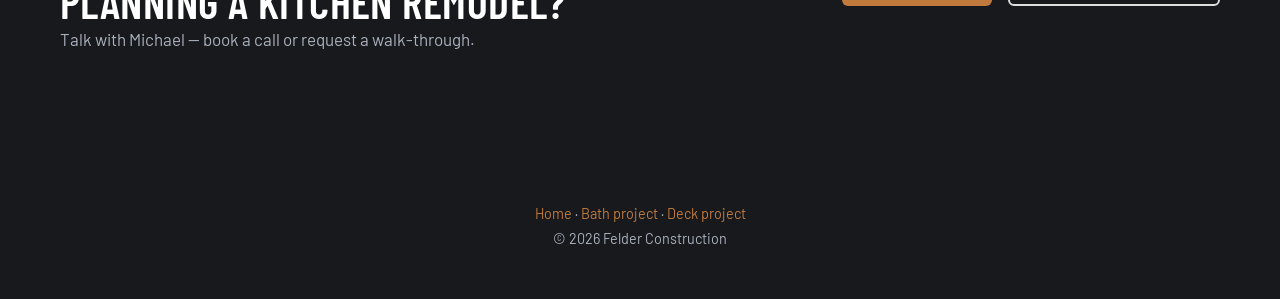
<file: project-kitchen.html>
<!DOCTYPE html>
<html lang="en">
<head>
  <meta charset="UTF-8">
  <meta name="viewport" content="width=device-width, initial-scale=1.0">
  <title>Kitchen Remodel Case Study | Felder Construction Arden &amp; Asheville NC</title>
  <meta name="description" content="Kitchen remodel case study by Felder Construction in Western NC — cabinets, tile, countertops, one accountable crew. Free estimates: (828) 333-3369.">
  <link rel="canonical" href="https://www.mf-revonations.com/project-kitchen">
  <meta property="og:title" content="Kitchen Remodel Case Study | Felder Construction">
  <meta property="og:description" content="Cabinets, tile, and finish work by one WNC crew. Free estimates.">
  <meta property="og:url" content="https://www.mf-revonations.com/project-kitchen">
  <meta property="og:image" content="https://www.mf-revonations.com/assets/kitchen-farmhouse.webp">
  <link rel="stylesheet" href="css/style.css?v=growth1">
  <link href="https://fonts.googleapis.com/css2?family=Barlow+Condensed:wght@500;600;700&family=Barlow:wght@400;500;600&display=swap" rel="stylesheet">
</head>
<body>
  <header class="site-header" id="top">
    <div class="container header-inner">
      <a href="/" class="brand"><span class="brand-name">Felder <strong>Construction</strong></span><span class="brand-tag">Floors · Decks · Remodels</span></a>
      <nav class="main-nav" id="mainNav">
        <a href="/#services">Services</a><a href="/#projects">Projects</a><a href="/#contact">Contact</a><a href="/#schedule">Book a call</a>
      </nav>
      <div class="header-cta"><a class="btn btn-primary btn-sm" href="tel:+18283333369">(828) 333-3369</a>
        <button class="nav-toggle" id="navToggle" aria-label="Menu" aria-expanded="false"><span></span><span></span><span></span></button></div>
    </div>
  </header>
  <main>
    <section class="subhero"><div class="container">
      <p class="eyebrow">Case study · Kitchen</p>
      <h1>Kitchen remodel in Western North Carolina</h1>
      <p class="subhero-sub">New cabinets, tile backsplash, and finish work — one crew, clear schedule, owner on the job.</p>
      <div class="hero-actions">
        <a href="/#schedule" class="btn btn-primary btn-lg">Book a free call</a>
        <a href="/kitchen-remodeling" class="btn btn-outline btn-lg">Kitchen services</a>
      </div>
    </div></section>
    <section class="section"><div class="container split">
      <div class="split-copy">
        <h2>What we delivered</h2>
        <ul class="included-list">
          <li>Cabinet installation &amp; layout that fits how you cook</li>
          <li>Custom tile backsplash</li>
          <li>Countertops coordinated with the build</li>
          <li>Flooring, paint, and finish details in-house</li>
        </ul>
        <p class="split-note">Every kitchen starts with a free walk-through and a written estimate before any work begins.</p>
        <a href="/#contact" class="text-link">Request an estimate →</a>
      </div>
      <div class="subpage-photos">
        <figure><img src="assets/kitchen-farmhouse.webp" alt="Kitchen with white cabinets and farmhouse sink" loading="lazy"><figcaption>Cabinets, tile &amp; flooring</figcaption></figure>
        <figure><img src="assets/kitchen-white-granite.webp" alt="Kitchen granite island" loading="lazy"><figcaption>Granite island</figcaption></figure>
        <figure><img src="assets/kitchen-tropical-backsplash.webp" alt="Custom tile backsplash" loading="lazy"><figcaption>Custom backsplash</figcaption></figure>
      </div>
    </div></section>
    <section class="cta-band"><div class="container cta-band-inner"><div>
      <p class="eyebrow">Free estimates</p><h2>Planning a kitchen remodel?</h2>
      <p>Talk with Michael — book a call or request a walk-through.</p>
    </div><div class="hero-actions">
      <a href="/#schedule" class="btn btn-primary btn-lg">Book a call</a>
      <a href="tel:+18283333369" class="btn btn-outline btn-lg">Call (828) 333-3369</a>
    </div></div></section>
  </main>
  <footer class="site-footer"><div class="container footer-bottom"><p>
    <a href="/">Home</a> · <a href="/project-bathroom">Bath project</a> · <a href="/project-deck">Deck project</a><br>
    &copy; <span id="year"></span> Felder Construction
  </p></div></footer>
  <script>document.getElementById('year').textContent=new Date().getFullYear();var t=document.getElementById('navToggle'),n=document.getElementById('mainNav');t.addEventListener('click',function(){t.setAttribute('aria-expanded',String(n.classList.toggle('open')));});</script>
  <script src="js/analytics.js" defer></script>
</body>
</html>
</file>
<file: css/style.css>
/* ============================================================
   Felder Construction — style.css
   Palette: charcoal ink / warm paper / copper accent
   Type: Barlow Condensed (display) + Barlow (body)
   ============================================================ */

:root {
  --ink: #17191d;
  --charcoal: #21252c;
  --charcoal-2: #2a2f38;
  --paper: #f7f5f1;
  --warm: #efe9e0;
  --white: #ffffff;
  --accent: #c07a3e;
  --accent-dark: #a3662f;
  --muted: #5c6270;
  --muted-light: #aab0bc;
  --radius: 10px;
  --shadow: 0 10px 30px rgba(23, 25, 29, 0.12);
  --font-display: "Barlow Condensed", "Arial Narrow", sans-serif;
  --font-body: "Barlow", "Segoe UI", sans-serif;
  --header-h: 72px;
}

* { margin: 0; padding: 0; box-sizing: border-box; }

html {
  scroll-behavior: smooth;
  scroll-padding-top: calc(var(--header-h) + 8px);
}

body {
  font-family: var(--font-body);
  font-size: 1.0625rem;
  line-height: 1.65;
  color: var(--ink);
  background: var(--paper);
  -webkit-font-smoothing: antialiased;
}

img { display: block; max-width: 100%; }
a { color: inherit; }

.container {
  width: min(1160px, 100% - 3rem);
  margin-inline: auto;
}

h1, h2, h3, .brand-name {
  font-family: var(--font-display);
  font-weight: 600;
  line-height: 1.08;
  letter-spacing: 0.01em;
}

h2 { font-size: clamp(2rem, 4vw, 2.75rem); text-transform: uppercase; }
h3 { font-size: 1.375rem; }

.eyebrow {
  font-family: var(--font-display);
  font-size: 0.95rem;
  font-weight: 600;
  letter-spacing: 0.22em;
  text-transform: uppercase;
  color: var(--accent);
  margin-bottom: 0.5rem;
}

/* ---------- Buttons ---------- */
.btn {
  display: inline-flex;
  align-items: center;
  justify-content: center;
  gap: 0.5rem;
  font-family: var(--font-display);
  font-weight: 600;
  letter-spacing: 0.06em;
  text-transform: uppercase;
  text-decoration: none;
  border: 2px solid transparent;
  border-radius: 6px;
  cursor: pointer;
  transition: background 0.2s ease, color 0.2s ease, border-color 0.2s ease, transform 0.15s ease;
  white-space: nowrap;
}
.btn:hover { transform: translateY(-1px); }
.btn:active { transform: translateY(0); }
.btn-sm { padding: 0.55rem 1rem; font-size: 0.95rem; }
.btn-lg { padding: 0.9rem 1.75rem; font-size: 1.1rem; }
.btn-block { width: 100%; }
.btn-primary { background: var(--accent); color: var(--white); }
.btn-primary:hover { background: var(--accent-dark); }
.btn-outline { border-color: rgba(255,255,255,0.85); color: var(--white); background: transparent; }
.btn-outline:hover { background: var(--white); color: var(--ink); }

.text-link {
  font-weight: 600;
  color: var(--accent-dark);
  text-decoration: none;
}
.text-link:hover { text-decoration: underline; }

/* ---------- Header ---------- */
.site-header {
  position: sticky;
  top: 0;
  z-index: 100;
  height: var(--header-h);
  background: rgba(23, 25, 29, 0.97);
  backdrop-filter: blur(6px);
  color: var(--white);
  transition: box-shadow 0.25s ease;
}
.site-header.scrolled { box-shadow: 0 4px 20px rgba(0,0,0,0.35); }

.header-inner {
  height: var(--header-h);
  display: flex;
  align-items: center;
  justify-content: space-between;
  gap: 1rem;
}

.brand { text-decoration: none; display: flex; flex-direction: column; line-height: 1.1; }
.brand-name { font-size: 1.5rem; text-transform: uppercase; letter-spacing: 0.04em; }
.brand-name strong { color: var(--accent); font-weight: 700; }
.brand-tag {
  font-family: var(--font-display);
  font-size: 0.72rem;
  letter-spacing: 0.28em;
  text-transform: uppercase;
  color: var(--muted-light);
}

.main-nav { display: flex; gap: 1.75rem; }
.main-nav a {
  font-family: var(--font-display);
  font-size: 1.02rem;
  font-weight: 500;
  letter-spacing: 0.08em;
  text-transform: uppercase;
  text-decoration: none;
  color: var(--muted-light);
  transition: color 0.15s ease;
}
.main-nav a:hover, .main-nav a:focus-visible { color: var(--white); }

.header-cta { display: flex; align-items: center; gap: 0.75rem; }

.nav-toggle {
  display: none;
  flex-direction: column;
  justify-content: center;
  gap: 5px;
  width: 42px;
  height: 42px;
  padding: 8px;
  background: transparent;
  border: 1px solid rgba(255,255,255,0.25);
  border-radius: 6px;
  cursor: pointer;
}
.nav-toggle span { display: block; height: 2px; background: var(--white); transition: transform 0.2s ease, opacity 0.2s ease; }
.nav-toggle[aria-expanded="true"] span:nth-child(1) { transform: translateY(7px) rotate(45deg); }
.nav-toggle[aria-expanded="true"] span:nth-child(2) { opacity: 0; }
.nav-toggle[aria-expanded="true"] span:nth-child(3) { transform: translateY(-7px) rotate(-45deg); }

/* ---------- Hero ---------- */
.hero {
  position: relative;
  min-height: calc(100svh - var(--header-h));
  display: flex;
  align-items: center;
  color: var(--white);
  overflow: hidden;
}
.hero-bg {
  position: absolute;
  inset: 0;
  background: url("../assets/hero-master-bath.webp") center 35% / cover no-repeat;
  transform: scale(1.03);
}
.hero-overlay {
  position: absolute;
  inset: 0;
  background: linear-gradient(100deg, rgba(23,25,29,0.92) 0%, rgba(23,25,29,0.72) 45%, rgba(23,25,29,0.35) 100%);
}
.hero-content { position: relative; padding-block: 5rem; max-width: 1160px; }
.hero-eyebrow {
  font-family: var(--font-display);
  font-size: 1rem;
  font-weight: 600;
  letter-spacing: 0.28em;
  text-transform: uppercase;
  color: var(--accent);
  margin-bottom: 1rem;
}
.hero h1 {
  font-size: clamp(2.6rem, 6vw, 4.5rem);
  text-transform: uppercase;
  max-width: 15ch;
  margin-bottom: 1.25rem;
}
.hero-sub { font-size: 1.2rem; max-width: 52ch; color: #e8e6e2; margin-bottom: 2rem; }
.hero-actions { display: flex; flex-wrap: wrap; gap: 1rem; margin-bottom: 3rem; }

.hero-badges {
  display: flex;
  flex-wrap: wrap;
  gap: 0;
  list-style: none;
  border-top: 1px solid rgba(255,255,255,0.25);
}
.hero-badges li {
  padding: 1.1rem 2rem 0 0;
  margin-right: 2rem;
  font-size: 0.95rem;
  color: #d8d5d0;
}
.hero-badges strong { display: block; font-family: var(--font-display); font-size: 1.5rem; color: var(--white); letter-spacing: 0.04em; }

/* ---------- Sections ---------- */
.section { padding-block: clamp(4rem, 8vw, 6.5rem); }
.section-dark { background: var(--charcoal); color: var(--white); }
.section-dark .section-sub { color: var(--muted-light); }
.section-warm { background: var(--warm); }

.section-head { max-width: 720px; margin-bottom: 3rem; }
.section-sub { color: var(--muted); margin-top: 0.75rem; }

/* ---------- Services ---------- */
.card-grid {
  display: grid;
  grid-template-columns: repeat(auto-fit, minmax(250px, 1fr));
  gap: 1.75rem;
}
.service-card {
  background: var(--white);
  border-radius: var(--radius);
  overflow: hidden;
  box-shadow: var(--shadow);
  display: flex;
  flex-direction: column;
  transition: transform 0.2s ease, box-shadow 0.2s ease;
}
.service-card:hover { transform: translateY(-4px); box-shadow: 0 16px 40px rgba(23,25,29,0.18); }
.service-media { aspect-ratio: 4 / 3; overflow: hidden; }
.service-media img { width: 100%; height: 100%; object-fit: cover; transition: transform 0.4s ease; }
.service-card:hover .service-media img { transform: scale(1.05); }
.service-body { padding: 1.5rem; display: flex; flex-direction: column; gap: 0.6rem; flex: 1; }
.service-body h3 { text-transform: uppercase; letter-spacing: 0.03em; }
.service-body p { color: var(--muted); flex: 1; }

/* ---------- Process ---------- */
.process-grid {
  display: grid;
  grid-template-columns: repeat(auto-fit, minmax(220px, 1fr));
  gap: 2rem;
  list-style: none;
  counter-reset: step;
}
.process-grid li {
  position: relative;
  padding-top: 1.5rem;
  border-top: 2px solid var(--accent);
}
.step-num {
  font-family: var(--font-display);
  font-size: 3rem;
  font-weight: 700;
  color: var(--accent);
  display: block;
  line-height: 1;
  margin-bottom: 0.5rem;
}
.process-grid h3 { text-transform: uppercase; margin-bottom: 0.4rem; }
.process-grid p { color: var(--muted-light); font-size: 1rem; }

/* ---------- Gallery ---------- */
.filter-bar { display: flex; flex-wrap: wrap; gap: 0.5rem; margin-bottom: 2rem; }
.filter-btn {
  font-family: var(--font-display);
  font-size: 0.95rem;
  font-weight: 600;
  letter-spacing: 0.08em;
  text-transform: uppercase;
  padding: 0.45rem 1.1rem;
  border: 1.5px solid #d5d0c8;
  border-radius: 999px;
  background: transparent;
  color: var(--muted);
  cursor: pointer;
  transition: all 0.15s ease;
}
.filter-btn:hover { border-color: var(--accent); color: var(--accent-dark); }
.filter-btn.active { background: var(--ink); border-color: var(--ink); color: var(--white); }

.gallery {
  display: grid;
  grid-template-columns: repeat(3, 1fr);
  gap: 1.25rem;
}
.gallery-item {
  position: relative;
  border-radius: var(--radius);
  overflow: hidden;
  aspect-ratio: 4 / 3;
  box-shadow: var(--shadow);
}
.gallery-item.hidden { display: none; }
.gallery-item img { width: 100%; height: 100%; object-fit: cover; transition: transform 0.4s ease; }
.gallery-item:hover img { transform: scale(1.06); }
.gallery-item figcaption {
  position: absolute;
  inset-inline: 0;
  bottom: 0;
  padding: 2rem 1rem 0.85rem;
  background: linear-gradient(transparent, rgba(23,25,29,0.88));
  color: var(--white);
  font-family: var(--font-display);
  font-size: 1.05rem;
  font-weight: 500;
  letter-spacing: 0.03em;
}
.gallery-item .cat {
  display: block;
  font-size: 0.72rem;
  font-weight: 600;
  letter-spacing: 0.22em;
  text-transform: uppercase;
  color: var(--accent);
}

/* ---------- About ---------- */
.about-grid {
  display: grid;
  grid-template-columns: minmax(280px, 5fr) 7fr;
  gap: clamp(2rem, 5vw, 4.5rem);
  align-items: center;
}
.about-media img { border-radius: var(--radius); box-shadow: var(--shadow); }
.about-caption { font-size: 0.9rem; color: var(--muted); margin-top: 0.75rem; text-align: center; font-style: italic; }
.about-copy p { margin-bottom: 1.1rem; color: #3d4149; }

.team-list {
  list-style: none;
  display: grid;
  grid-template-columns: repeat(auto-fit, minmax(220px, 1fr));
  gap: 0.75rem 2rem;
  margin: 1.5rem 0;
}
.team-list li {
  padding-left: 0.9rem;
  border-left: 3px solid var(--accent);
  line-height: 1.4;
}
.team-list strong { display: block; font-family: var(--font-display); font-size: 1.1rem; letter-spacing: 0.02em; }
.team-list span { font-size: 0.92rem; color: var(--muted); }

.about-badges { display: flex; flex-wrap: wrap; gap: 0.6rem; }
.badge {
  font-family: var(--font-display);
  font-size: 0.9rem;
  font-weight: 600;
  letter-spacing: 0.08em;
  text-transform: uppercase;
  padding: 0.45rem 1rem;
  border-radius: 999px;
  background: var(--ink);
  color: var(--white);
}

/* ---------- Reviews ---------- */
.review-grid {
  display: grid;
  grid-template-columns: repeat(auto-fit, minmax(320px, 1fr));
  gap: 1.75rem;
}
.review-card {
  background: var(--white);
  border-radius: var(--radius);
  padding: 2rem;
  box-shadow: var(--shadow);
  display: flex;
  flex-direction: column;
  gap: 1rem;
}
.review-card p { color: #3d4149; flex: 1; }
.review-card footer { color: var(--muted); font-size: 0.95rem; }
.review-card footer strong { color: var(--ink); }
.stars { color: var(--accent); font-size: 1.2rem; letter-spacing: 0.15em; }

/* ---------- Contact ---------- */
.contact-grid {
  display: grid;
  grid-template-columns: 1fr 1fr;
  gap: clamp(2.5rem, 5vw, 5rem);
  align-items: start;
}
.contact-info > p { color: var(--muted-light); margin-bottom: 1.75rem; }
.contact-list { list-style: none; display: flex; flex-direction: column; gap: 1.15rem; margin-bottom: 2rem; }
.contact-list li { display: flex; align-items: flex-start; gap: 0.9rem; color: #e3e0db; }
.contact-list svg { flex-shrink: 0; margin-top: 0.2rem; color: var(--accent); }
.contact-list a { text-decoration: none; }
.contact-list a:hover { color: var(--accent); }
.contact-list small { color: var(--muted-light); }

.social-row {
  display: flex;
  flex-wrap: wrap;
  align-items: center;
  gap: 0.75rem;
}
.social-row a {
  display: inline-flex;
  align-items: center;
  justify-content: center;
  box-sizing: border-box;
  width: 44px;
  height: 44px;
  min-width: 44px;
  min-height: 44px;
  padding: 0;
  margin: 0;
  border: 1.5px solid rgba(255, 255, 255, 0.45);
  border-radius: 50%;
  background: rgba(255, 255, 255, 0.06);
  color: #ffffff;
  text-decoration: none;
  line-height: 0;
  overflow: visible;
  transition: background 0.15s ease, border-color 0.15s ease;
}
.social-row a svg {
  display: block;
  width: 18px !important;
  height: 18px !important;
  min-width: 18px;
  min-height: 18px;
  margin: 0;
  padding: 0;
  border: 0;
  transform: none;
  position: static;
  flex: 0 0 auto;
  pointer-events: none;
}
.social-row a svg,
.social-row a svg path {
  fill: #ffffff !important;
  stroke: none !important;
  color: #ffffff !important;
}
.social-row a:hover {
  background: var(--accent);
  border-color: var(--accent);
}
.social-row a:hover svg,
.social-row a:hover svg path {
  fill: #ffffff !important;
}

.contact-form {
  background: var(--white);
  color: var(--ink);
  border-radius: var(--radius);
  padding: clamp(1.5rem, 3vw, 2.5rem);
  box-shadow: 0 20px 50px rgba(0,0,0,0.35);
}
.contact-form h3 { text-transform: uppercase; margin-bottom: 1.25rem; }
.form-row { display: flex; flex-direction: column; gap: 0.35rem; margin-bottom: 1rem; }
.form-row-2 { display: grid; grid-template-columns: 1fr 1fr; gap: 1rem; }
.contact-form label { font-weight: 600; font-size: 0.92rem; }
.contact-form input,
.contact-form select,
.contact-form textarea {
  font: inherit;
  padding: 0.7rem 0.85rem;
  border: 1.5px solid #d8d4cc;
  border-radius: 6px;
  background: var(--paper);
  transition: border-color 0.15s ease, box-shadow 0.15s ease;
}
.contact-form input:focus,
.contact-form select:focus,
.contact-form textarea:focus {
  outline: none;
  border-color: var(--accent);
  box-shadow: 0 0 0 3px rgba(192,122,62,0.18);
}
.contact-form textarea { resize: vertical; }
.form-note { margin-top: 0.85rem; font-size: 0.95rem; min-height: 1.4em; }
.form-note.ok { color: #2e7d32; }
.form-note.err { color: #b3261e; }
.form-note a { color: var(--accent-dark); font-weight: 600; }

/* ---------- Contact form tabs + phone scheduler ---------- */
.form-tabs {
  display: flex;
  gap: 0.35rem;
  margin: -0.25rem 0 1.25rem;
  padding: 0.25rem;
  background: var(--warm);
  border-radius: 8px;
}
.form-tab {
  flex: 1;
  font-family: var(--font-display);
  font-size: 0.95rem;
  font-weight: 600;
  letter-spacing: 0.06em;
  text-transform: uppercase;
  padding: 0.65rem 0.5rem;
  border: none;
  border-radius: 6px;
  background: transparent;
  color: var(--muted);
  cursor: pointer;
  transition: background 0.15s ease, color 0.15s ease;
}
.form-tab:hover { color: var(--ink); }
.form-tab.active {
  background: var(--white);
  color: var(--ink);
  box-shadow: 0 2px 8px rgba(23, 25, 29, 0.08);
}

.schedule-widget h3 { text-transform: uppercase; margin-bottom: 0.5rem; }
.schedule-intro { color: var(--muted); margin-bottom: 0.35rem; font-size: 0.98rem; }
.schedule-hours {
  font-size: 0.85rem;
  color: var(--accent-dark);
  font-weight: 600;
  margin-bottom: 1.25rem;
}
.schedule-step { margin-bottom: 1.35rem; }
.schedule-step-head {
  display: flex;
  align-items: center;
  gap: 0.55rem;
  margin-bottom: 0.75rem;
}
.schedule-step-num {
  display: inline-flex;
  align-items: center;
  justify-content: center;
  width: 1.5rem;
  height: 1.5rem;
  border-radius: 50%;
  background: var(--accent);
  color: #fff;
  font-size: 0.8rem;
  font-weight: 700;
  flex-shrink: 0;
}
.schedule-day-label { font-weight: 500; color: var(--muted); font-size: 0.95rem; }
.schedule-days {
  display: grid;
  grid-template-columns: repeat(auto-fill, minmax(4.75rem, 1fr));
  gap: 0.45rem;
  max-height: 16rem;
  overflow-y: auto;
  padding: 0.15rem;
}
.schedule-day {
  display: flex;
  flex-direction: column;
  align-items: center;
  gap: 0.1rem;
  padding: 0.55rem 0.25rem;
  border: 1.5px solid #d8d4cc;
  border-radius: 8px;
  background: var(--paper);
  cursor: pointer;
  font: inherit;
  transition: border-color 0.15s ease, background 0.15s ease, box-shadow 0.15s ease;
}
.schedule-day:hover:not(:disabled) {
  border-color: var(--accent);
  background: #fff;
}
.schedule-day.is-selected {
  border-color: var(--accent);
  background: rgba(192, 122, 62, 0.12);
  box-shadow: 0 0 0 2px rgba(192, 122, 62, 0.25);
}
.schedule-day.is-closed {
  opacity: 0.45;
  cursor: not-allowed;
}
.schedule-day .sd-wd {
  font-family: var(--font-display);
  font-size: 0.75rem;
  font-weight: 600;
  letter-spacing: 0.08em;
  text-transform: uppercase;
  color: var(--muted);
}
.schedule-day .sd-dt { font-weight: 600; font-size: 0.92rem; color: var(--ink); }
.schedule-day .sd-meta { font-size: 0.72rem; color: var(--accent-dark); }
.schedule-day.is-closed .sd-meta { color: var(--muted); }

.schedule-slots {
  display: grid;
  grid-template-columns: repeat(auto-fill, minmax(5.5rem, 1fr));
  gap: 0.45rem;
  max-height: 14rem;
  overflow-y: auto;
}
.schedule-slot {
  font: inherit;
  font-weight: 600;
  font-size: 0.9rem;
  padding: 0.6rem 0.35rem;
  border: 1.5px solid #d8d4cc;
  border-radius: 8px;
  background: var(--paper);
  cursor: pointer;
  transition: border-color 0.15s ease, background 0.15s ease;
}
.schedule-slot:hover {
  border-color: var(--accent);
  background: #fff;
}
.schedule-slot.is-selected {
  border-color: var(--accent);
  background: var(--accent);
  color: #fff;
}
.schedule-selected {
  font-weight: 600;
  color: var(--accent-dark);
  margin-bottom: 0.85rem;
  padding: 0.65rem 0.75rem;
  background: rgba(192, 122, 62, 0.1);
  border-radius: 6px;
}
.schedule-loading, .schedule-empty {
  color: var(--muted);
  font-size: 0.95rem;
  grid-column: 1 / -1;
}
.schedule-empty a { color: var(--accent-dark); font-weight: 600; }
.schedule-success h3 { color: #2e7d32; margin-bottom: 0.5rem; }
.schedule-success p { margin-bottom: 0.75rem; color: var(--muted); }
.schedule-success a { color: var(--accent-dark); font-weight: 600; }

/* ---------- Footer ---------- */
.site-footer { background: var(--ink); color: var(--muted-light); padding-block: 3rem; }
.footer-brand {
  font-family: var(--font-display);
  font-size: 1.6rem;
  font-weight: 600;
  letter-spacing: 0.04em;
  text-transform: uppercase;
  text-decoration: none;
  color: var(--white);
}
.footer-brand strong { color: var(--accent); }

/* ---------- Mobile call CTA ---------- */
.mobile-call-cta {
  display: none;
  position: fixed;
  inset-inline: 1rem;
  bottom: 1rem;
  z-index: 90;
  align-items: center;
  justify-content: center;
  gap: 0.5rem;
  padding: 0.95rem;
  background: var(--accent);
  color: var(--white);
  font-family: var(--font-display);
  font-size: 1.1rem;
  font-weight: 600;
  letter-spacing: 0.08em;
  text-transform: uppercase;
  text-decoration: none;
  border-radius: 8px;
  box-shadow: 0 8px 24px rgba(0,0,0,0.35);
}

/* ---------- Reveal animation ---------- */
.reveal { opacity: 0; transform: translateY(22px); transition: opacity 0.6s ease, transform 0.6s ease; }
.reveal.visible { opacity: 1; transform: none; }
@media (prefers-reduced-motion: reduce) {
  .reveal { opacity: 1; transform: none; transition: none; }
  html { scroll-behavior: auto; }
}

/* ---------- Responsive ---------- */
@media (max-width: 900px) {
  .gallery { grid-template-columns: repeat(2, 1fr); }
  .about-grid { grid-template-columns: 1fr; }
  .about-media { max-width: 420px; margin-inline: auto; }
  .contact-grid { grid-template-columns: 1fr; }
}

@media (max-width: 760px) {
  .main-nav {
    position: fixed;
    top: var(--header-h);
    right: 0;
    bottom: 0;
    width: min(300px, 82vw);
    flex-direction: column;
    gap: 0;
    background: var(--charcoal);
    padding: 1rem 0;
    transform: translateX(100%);
    transition: transform 0.25s ease;
    box-shadow: -8px 0 30px rgba(0,0,0,0.3);
  }
  .main-nav.open { transform: translateX(0); }
  .main-nav a { padding: 0.9rem 1.5rem; font-size: 1.15rem; }
  .nav-toggle { display: flex; }
  .header-cta .btn { display: none; }
  .mobile-call-cta { display: flex; }
  body { padding-bottom: 0; }
  .hero-actions .btn { flex: 1 1 auto; }
  .form-row-2 { grid-template-columns: 1fr; }
}

@media (max-width: 520px) {
  .gallery { grid-template-columns: 1fr; }
  .hero-badges li { padding-right: 1.25rem; margin-right: 1.25rem; }
}

/* ---------- Chat widget ---------- */
.chat-widget {
  position: fixed;
  right: 1.25rem;
  bottom: 1.25rem;
  z-index: 95;
}

.chat-launcher {
  width: 56px;
  height: 56px;
  border: none;
  border-radius: 50%;
  background: var(--accent);
  color: var(--white);
  cursor: pointer;
  display: grid;
  place-items: center;
  box-shadow: 0 8px 24px rgba(0, 0, 0, 0.35);
  transition: background 0.2s ease, transform 0.2s ease;
}
.chat-launcher:hover { background: var(--accent-dark); transform: scale(1.05); }

.chat-panel {
  position: absolute;
  right: 0;
  bottom: 70px;
  width: 350px;
  max-width: calc(100vw - 2.5rem);
  height: 470px;
  max-height: 72vh;
  background: var(--white);
  border-radius: 14px;
  box-shadow: 0 24px 60px rgba(0, 0, 0, 0.35);
  display: flex;
  flex-direction: column;
  overflow: hidden;
  animation: chat-in 0.2s ease;
}
.chat-panel[hidden] { display: none; }
@keyframes chat-in {
  from { opacity: 0; transform: translateY(12px); }
  to { opacity: 1; transform: none; }
}

.chat-header {
  display: flex;
  align-items: center;
  justify-content: space-between;
  padding: 0.85rem 1rem;
  background: var(--ink);
  color: var(--white);
}
.chat-header-text strong { display: block; font-family: var(--font-display); font-size: 1.1rem; letter-spacing: 0.03em; }
.chat-header-text span { font-size: 0.8rem; color: var(--muted-light); }
.chat-close {
  background: transparent;
  border: none;
  color: var(--white);
  font-size: 1.5rem;
  line-height: 1;
  cursor: pointer;
  padding: 0.25rem 0.5rem;
}
.chat-close:hover { color: var(--accent); }

.chat-messages {
  flex: 1;
  overflow-y: auto;
  padding: 1rem;
  display: flex;
  flex-direction: column;
  gap: 0.6rem;
  background: var(--paper);
}

.chat-msg {
  max-width: 84%;
  padding: 0.55rem 0.85rem;
  border-radius: 12px;
  font-size: 0.95rem;
  line-height: 1.5;
}
.chat-msg.bot {
  align-self: flex-start;
  background: var(--white);
  border: 1px solid #e4e0d9;
  border-bottom-left-radius: 4px;
}
.chat-msg.user {
  align-self: flex-end;
  background: var(--accent);
  color: var(--white);
  border-bottom-right-radius: 4px;
}
.chat-msg a { color: var(--accent-dark); font-weight: 600; }

.chat-msg.typing { display: inline-flex; gap: 4px; align-items: center; }
.chat-msg.typing i {
  width: 6px;
  height: 6px;
  border-radius: 50%;
  background: #a9a49b;
  animation: chat-blink 1s infinite;
}
.chat-msg.typing i:nth-child(2) { animation-delay: 0.15s; }
.chat-msg.typing i:nth-child(3) { animation-delay: 0.3s; }
@keyframes chat-blink {
  0%, 60%, 100% { opacity: 0.3; }
  30% { opacity: 1; }
}

.chat-chips {
  display: flex;
  flex-wrap: wrap;
  gap: 0.4rem;
  padding: 0.6rem 1rem;
  background: var(--paper);
}
.chat-chips:empty { padding: 0; }
.chat-chip {
  font-family: var(--font-body);
  font-size: 0.82rem;
  font-weight: 600;
  padding: 0.3rem 0.75rem;
  border-radius: 999px;
  border: 1.5px solid var(--accent);
  background: var(--white);
  color: var(--accent-dark);
  cursor: pointer;
  transition: all 0.15s ease;
}
.chat-chip:hover { background: var(--accent); color: var(--white); }

.chat-input {
  display: flex;
  gap: 0.5rem;
  padding: 0.7rem;
  background: var(--white);
  border-top: 1px solid #e4e0d9;
}
.chat-input input {
  flex: 1;
  font: inherit;
  font-size: 0.95rem;
  padding: 0.55rem 0.75rem;
  border: 1.5px solid #d8d4cc;
  border-radius: 6px;
}
.chat-input input:focus {
  outline: none;
  border-color: var(--accent);
  box-shadow: 0 0 0 3px rgba(192, 122, 62, 0.18);
}
.chat-input button {
  width: 42px;
  flex-shrink: 0;
  border: none;
  border-radius: 6px;
  background: var(--accent);
  color: var(--white);
  cursor: pointer;
  display: grid;
  place-items: center;
  transition: background 0.15s ease;
}
.chat-input button:hover { background: var(--accent-dark); }

@media (max-width: 760px) {
  .chat-widget { bottom: 4.9rem; right: 1rem; }
}

/* ---------- Why choose us ---------- */
.why-grid {
  display: grid;
  grid-template-columns: repeat(auto-fit, minmax(240px, 1fr));
  gap: 1.75rem;
}
.why-card {
  background: var(--white);
  border-radius: var(--radius);
  padding: 1.75rem;
  box-shadow: var(--shadow);
}
.why-num {
  font-family: var(--font-display);
  font-size: 1rem;
  font-weight: 700;
  letter-spacing: 0.15em;
  color: var(--accent);
  display: block;
  margin-bottom: 0.6rem;
}
.why-card h3 { text-transform: uppercase; margin-bottom: 0.5rem; font-size: 1.25rem; }
.why-card p { color: var(--muted); font-size: 1rem; }

/* ---------- FAQ ---------- */
.container-narrow { width: min(820px, 100% - 3rem); }
.faq-list { display: flex; flex-direction: column; gap: 0.75rem; }
.faq-item {
  background: var(--white);
  border-radius: var(--radius);
  box-shadow: var(--shadow);
  overflow: hidden;
}
.faq-q {
  width: 100%;
  display: flex;
  align-items: center;
  justify-content: space-between;
  gap: 1rem;
  padding: 1.1rem 1.4rem;
  background: transparent;
  border: none;
  font-family: var(--font-display);
  font-size: 1.2rem;
  font-weight: 600;
  letter-spacing: 0.02em;
  text-align: left;
  color: var(--ink);
  cursor: pointer;
  transition: color 0.15s ease;
}
.faq-q:hover { color: var(--accent-dark); }
.faq-icon {
  position: relative;
  flex-shrink: 0;
  width: 18px;
  height: 18px;
}
.faq-icon::before,
.faq-icon::after {
  content: "";
  position: absolute;
  inset: 0;
  margin: auto;
  background: var(--accent);
  transition: transform 0.2s ease;
}
.faq-icon::before { width: 100%; height: 2px; }
.faq-icon::after { width: 2px; height: 100%; }
.faq-q[aria-expanded="true"] .faq-icon::after { transform: scaleY(0); }
.faq-a { padding: 0 1.4rem 1.2rem; color: var(--muted); }
.faq-a p { max-width: 60ch; }

/* ---------- Service area ---------- */
.service-area { text-align: center; margin-bottom: clamp(3rem, 6vw, 4.5rem); }
.service-area h2 { margin-bottom: 1.5rem; }
.town-list {
  list-style: none;
  display: flex;
  flex-wrap: wrap;
  justify-content: center;
  gap: 0.6rem;
}
.town-list li {
  font-family: var(--font-display);
  font-size: 1rem;
  font-weight: 500;
  letter-spacing: 0.06em;
  text-transform: uppercase;
  padding: 0.5rem 1.2rem;
  border: 1.5px solid rgba(255, 255, 255, 0.3);
  border-radius: 999px;
  color: #e3e0db;
}
.town-list .town-more { border-color: var(--accent); color: var(--accent); }

/* ---------- Footer (grid) ---------- */
.footer-grid {
  display: grid;
  grid-template-columns: 2fr 1fr 1fr 1.4fr;
  gap: 2.5rem;
  padding-bottom: 2.5rem;
  border-bottom: 1px solid rgba(255, 255, 255, 0.12);
}
.footer-col h4 {
  font-family: var(--font-display);
  font-size: 1.05rem;
  font-weight: 600;
  letter-spacing: 0.12em;
  text-transform: uppercase;
  color: var(--white);
  margin-bottom: 0.9rem;
}
.footer-col a {
  display: block;
  color: var(--muted-light);
  text-decoration: none;
  font-size: 0.95rem;
  padding: 0.22rem 0;
}
.footer-col a:hover { color: var(--accent); }
.footer-brandcol p { font-size: 0.95rem; margin: 0.75rem 0 1.25rem; max-width: 34ch; }
.footer-col address { font-style: normal; font-size: 0.95rem; line-height: 1.7; }
.footer-hours { font-size: 0.88rem; margin-top: 0.75rem; }
.footer-bottom { padding-top: 1.75rem; text-align: center; font-size: 0.9rem; line-height: 1.7; }
.footer-bottom a { color: var(--accent); text-decoration: none; }
.footer-bottom a:hover { text-decoration: underline; }

@media (max-width: 900px) {
  .footer-grid { grid-template-columns: 1fr 1fr; }
}
@media (max-width: 520px) {
  .footer-grid { grid-template-columns: 1fr; }
}

/* ---------- Chat lead card ---------- */
.chat-lead { display: flex; flex-direction: column; gap: 0.35rem; }
.chat-lead strong { font-family: var(--font-display); letter-spacing: 0.04em; text-transform: uppercase; font-size: 0.95rem; }
.chat-lead span { font-size: 0.92rem; color: var(--muted); }
.chat-lead-btn {
  display: inline-block;
  margin-top: 0.4rem;
  padding: 0.5rem 0.9rem;
  border-radius: 6px;
  background: var(--accent);
  color: var(--white) !important;
  font-family: var(--font-display);
  font-weight: 600;
  font-size: 0.95rem;
  letter-spacing: 0.06em;
  text-transform: uppercase;
  text-decoration: none;
  text-align: center;
  transition: background 0.15s ease;
}
.chat-lead-btn:hover { background: var(--accent-dark); }
.chat-lead-btn-secondary {
  display: inline-block;
  margin-top: 0.4rem;
  margin-left: 0.35rem;
  padding: 0.5rem 0.9rem;
  border-radius: 6px;
  border: 1.5px solid var(--accent);
  background: transparent;
  color: var(--accent-dark) !important;
  font-family: var(--font-display);
  font-weight: 600;
  font-size: 0.9rem;
  letter-spacing: 0.04em;
  text-transform: uppercase;
  text-decoration: none;
}
.chat-lead-btn-secondary:hover { background: rgba(192,122,62,0.12); }

/* ---------- Service subpages ---------- */
.subhero {
  background: linear-gradient(120deg, var(--ink) 0%, var(--charcoal) 70%, var(--charcoal-2) 100%);
  color: var(--white);
  padding-block: clamp(3.5rem, 8vw, 6rem);
}
.subhero h1 {
  font-size: clamp(2.2rem, 5vw, 3.5rem);
  text-transform: uppercase;
  max-width: 20ch;
  margin-bottom: 1rem;
}
.subhero-sub {
  font-size: 1.15rem;
  color: #e3e0db;
  max-width: 62ch;
  margin-bottom: 2rem;
}

.split {
  display: grid;
  grid-template-columns: 5fr 6fr;
  gap: clamp(2rem, 5vw, 4rem);
  align-items: start;
}
.split-copy h2 { margin-bottom: 1.25rem; }
.included-list {
  list-style: none;
  display: grid;
  grid-template-columns: 1fr 1fr;
  gap: 0.7rem 1.5rem;
  margin-bottom: 1.5rem;
}
.included-list li {
  position: relative;
  padding-left: 1.6rem;
  font-weight: 500;
}
.included-list li::before {
  content: "";
  position: absolute;
  left: 0;
  top: 0.42em;
  width: 0.55rem;
  height: 0.55rem;
  background: var(--accent);
  border-radius: 2px;
}
.split-note { color: var(--muted); margin-bottom: 1rem; }

.subpage-photos {
  display: grid;
  grid-template-columns: 1fr 1fr;
  gap: 1rem;
}
.subpage-photos figure {
  position: relative;
  border-radius: var(--radius);
  overflow: hidden;
  box-shadow: var(--shadow);
  aspect-ratio: 4 / 3;
}
.subpage-photos figure:first-child { grid-column: 1 / -1; aspect-ratio: 16 / 9; }
.subpage-photos figure:only-child { aspect-ratio: 16 / 9; }
.subpage-photos img { width: 100%; height: 100%; object-fit: cover; }
.subpage-photos figcaption {
  position: absolute;
  inset-inline: 0;
  bottom: 0;
  padding: 1.75rem 0.9rem 0.7rem;
  background: linear-gradient(transparent, rgba(23, 25, 29, 0.85));
  color: var(--white);
  font-family: var(--font-display);
  font-size: 1rem;
  letter-spacing: 0.03em;
}

.cta-band { background: var(--ink); color: var(--white); padding-block: clamp(3rem, 6vw, 4.5rem); }
.cta-band-inner {
  display: flex;
  align-items: center;
  justify-content: space-between;
  flex-wrap: wrap;
  gap: 1.5rem 3rem;
}
.cta-band p { color: var(--muted-light); }
.cta-band .eyebrow { color: var(--accent); }

@media (max-width: 900px) {
  .split { grid-template-columns: 1fr; }
}

/* ---------- Chat nudge ---------- */
.chat-nudge {
  position: absolute;
  right: 0;
  bottom: 66px;
  width: max-content;
  max-width: 240px;
  background: var(--white);
  color: var(--ink);
  font-size: 0.92rem;
  font-weight: 500;
  line-height: 1.4;
  padding: 0.7rem 0.95rem;
  border-radius: 12px 12px 4px 12px;
  border: 1px solid #e4e0d9;
  box-shadow: 0 10px 30px rgba(0, 0, 0, 0.25);
  cursor: pointer;
  animation: chat-in 0.25s ease;
}
.chat-nudge:hover { border-color: var(--accent); }
.chat-nudge strong { color: var(--accent-dark); }

.chat-launcher.pulse::after {
  content: "";
  position: absolute;
  inset: -4px;
  border-radius: 50%;
  border: 2px solid var(--accent);
  animation: chat-pulse 1.6s ease-out infinite;
}
.chat-launcher { position: relative; }
@keyframes chat-pulse {
  0% { transform: scale(0.9); opacity: 1; }
  100% { transform: scale(1.5); opacity: 0; }
}

.chat-lead-saved {
  display: block;
  font-size: 0.85rem;
  color: var(--muted);
  margin: 0.35rem 0 0.5rem;
}
.form-note a { color: var(--accent-dark); font-weight: 600; text-decoration: underline; }
</file>
